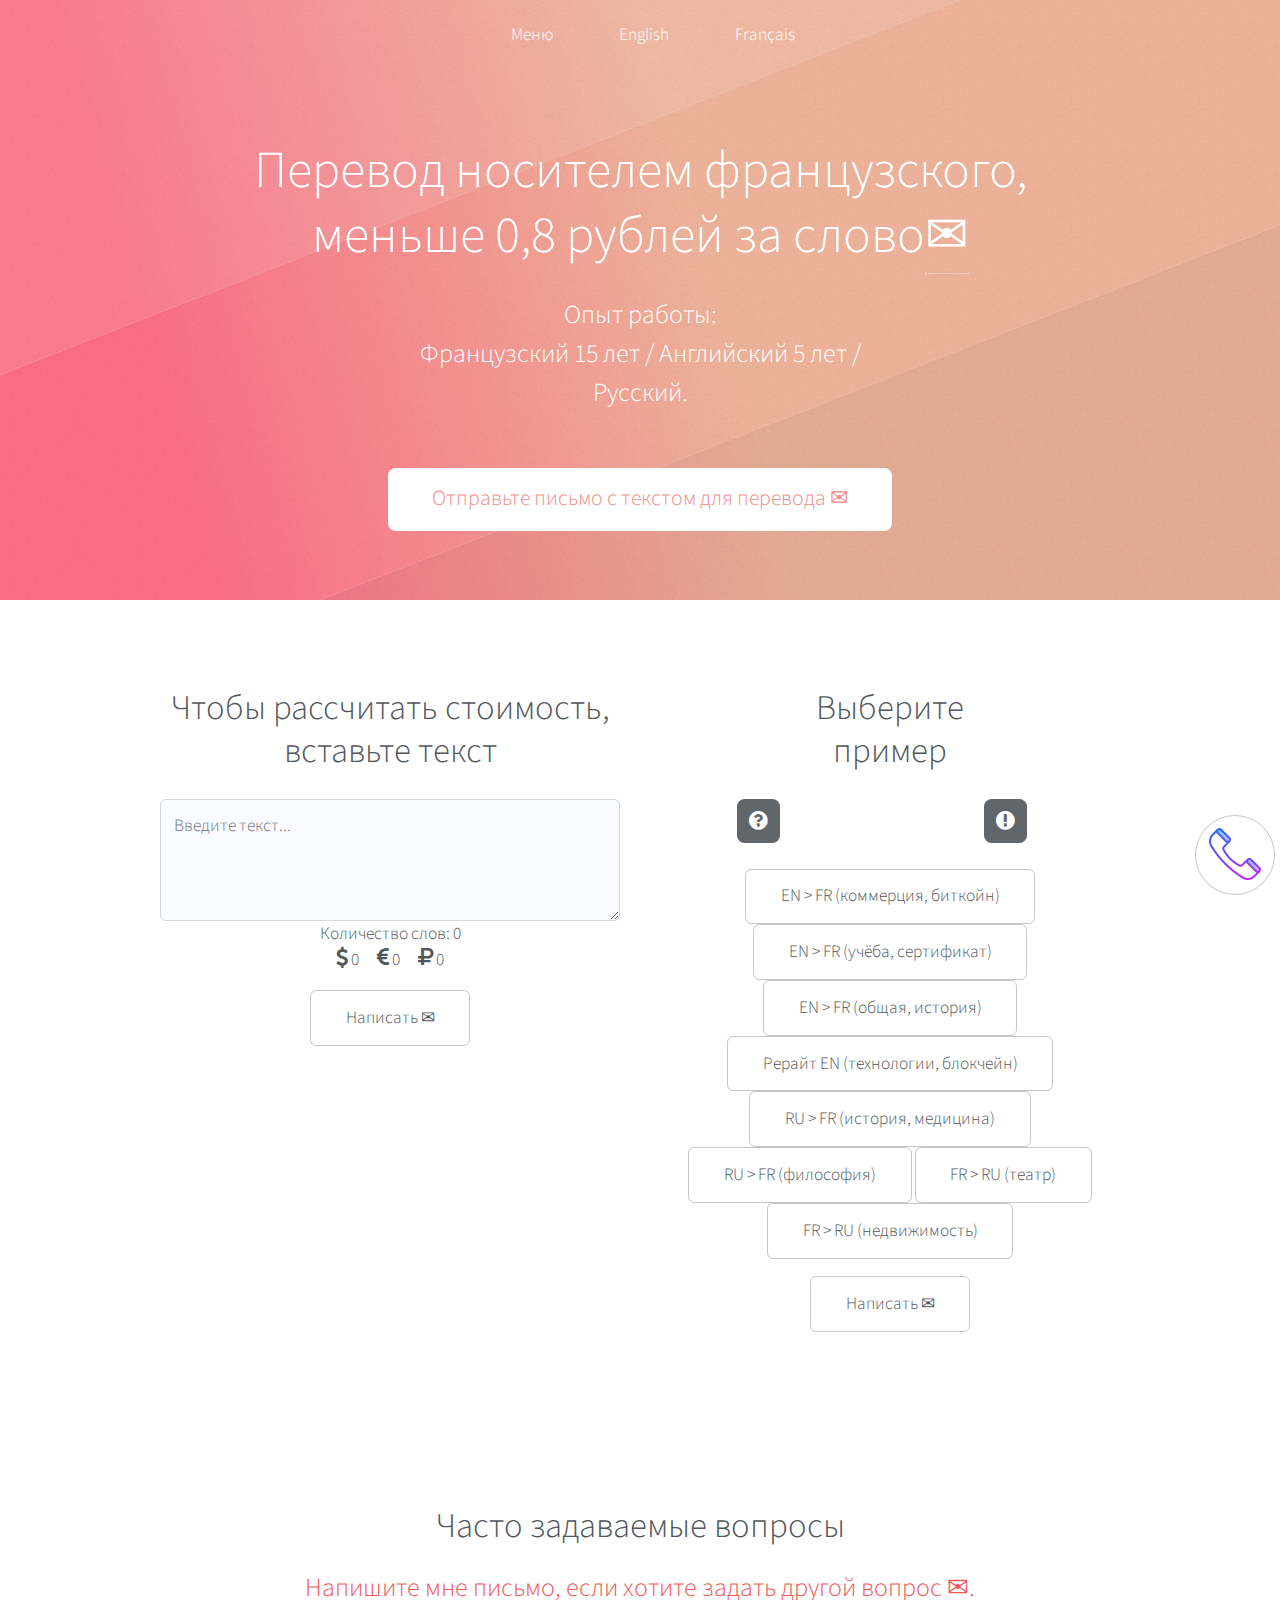
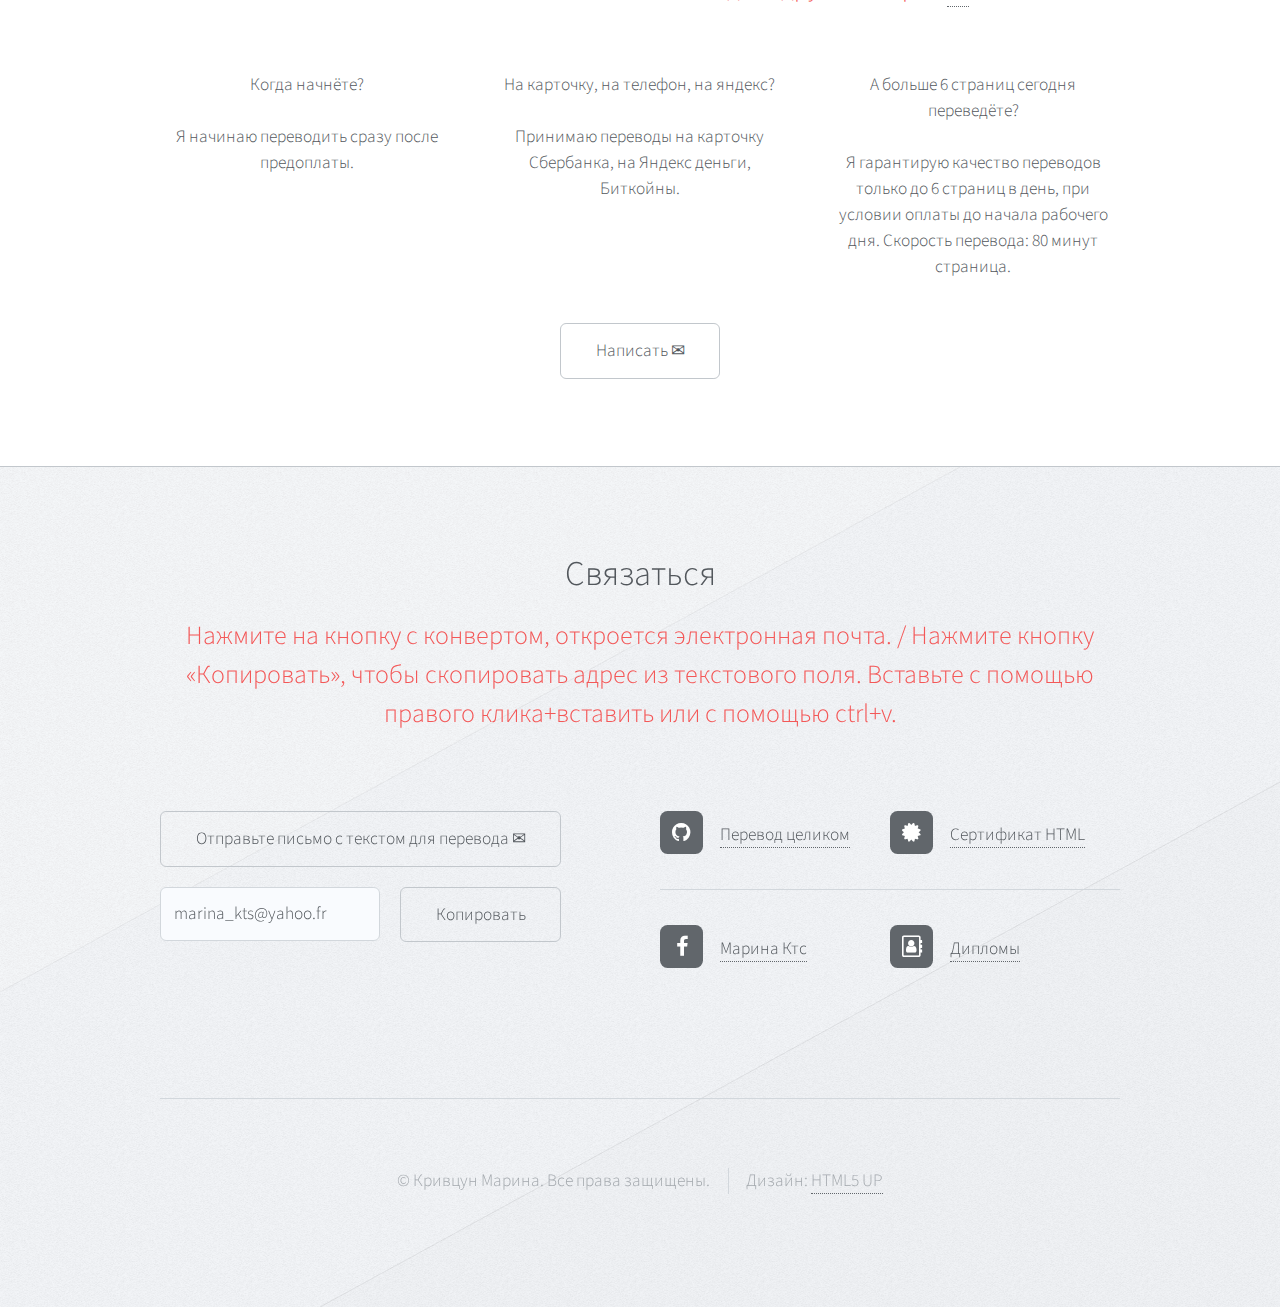
<file: index.html>
<!DOCTYPE HTML>
<!--
	Telephasic by HTML5 UP
	html5up.net | @ajlkn
	Free for personal and commercial use under the CCA 3.0 license (html5up.net/license)
-->
<html>
	<head>
		<title>Переводчик</title>
		<meta charset="utf-8" />
		<meta name="viewport" content="width=device-width, initial-scale=1, user-scalable=no" />
		<link rel="stylesheet" href="assets/css/main.css" />
	</head>
	<body class="homepage is-preload">
		<div id="page-wrapper">
			<button id="phone">
				<img src="images/phon.png" />
			</button>
			<!-- Header -->
				<div id="header-wrapper">
					<div id="header" class="container">


						<!-- Logo -->
						<!--	<h1 id="logo"><a href="index.html">Переводчик</a></h1> -->

						<!-- Nav -->
							<nav id="nav">
								<ul>
										<li>
											<a href="#">Меню</a>
											<ul>
												<li><a href="#estimate">Оценка</a></li>
												<li><a href="#example">Примеры</a></li>
												<li><a href="#contact">Почта</a></li>
							<!--		<li>
												<a href="#">Phasellus consequat</a>
												<ul>
													<li><a href="#">Français</a></li>
													<li><a href="#">English</a></li>
													<li><a href="#">Magna phasellus</a></li>
													<li><a href="#">Etiam dolore nisl</a></li>
												</ul>
											</li>
											<li><a href="#">Veroeros feugiat</a></li> -->
										</ul>
									</li>
									<li><a href="index-en.html">English</a></li>
									<li><a href="index-fr.html">Français</a></li>
								<!--
								<li class="break"><a href="index-fr.html">Français</a></li>
								<li><a href="no-sidebar.html">No Sidebar</a></li> -->
								</ul>
							</nav>

					</div>

					<!-- Hero -->
						<section id="hero" class="container">
							<header>
								<h2>Перевод носителем французского,
								<br />
								 меньше 0,8 рублей за слово<a href="mailto:marina_kts@yahoo.fr?Subject=Translation%20request" target="_top">&#9993;</a></h2>
							</header>
							<p>Опыт работы: <br />
							Французский 15 лет / Английский 5 лет /
							<br />
							Русский.</p>
							<ul class="actions">
								<li><a href="mailto:marina_kts@yahoo.fr?Subject=Translation%20request" target="_top" class="button">Отправьте письмо с текстом для перевода &#9993;</a></li>
							</ul>
						</section>

				</div>

			<!-- Features 1 -->
				<div class="wrapper">
					<div class="container">
						<div class="row">
							<section class="col-6 col-12-narrower feature">
									<header>
										<h2>Чтобы рассчитать стоимость, <br />
										вставьте текст</h2>
									</header>
						<!--		<div class="image-wrapper first"> -->
									<a id="estimate"><textarea placeholder="Введите текст..."></textarea></a>
						<!--		</div> -->
								<div class="output">
				<!-- <div>Количество знаков: <span id="characterCount">0</span></div>-->
				<div>Количество слов: <span id="wordCount">0</span></div>
													<span class="icon fa-dollar"> <span id="dollarCount">0</span></span>&nbsp;&nbsp;&nbsp;&nbsp;&nbsp;
													<span class="icon fa-euro"> <span id="euroCount">0</span></span>&nbsp;&nbsp;&nbsp;&nbsp;&nbsp;
													<span class="icon fa-rouble"> <span id="rubCount">0</span></span>
				</div>
								<ul class="actions">
									<li><a href="mailto:marina_kts@yahoo.fr?Subject=Translation%20request" target="_top" class="button">Написать &#9993;</a></li>
								</ul>
							</section>
							<section class="col-6 col-12-narrower feature">
								<header>
									<h2>Выберите <br />
									пример</h2>
								</header>
							<!--	<div class="image-wrapper"> -->
							<div class="row gtr-0">
								<ul class="divided icons col-6 col-12-mobile">
									<a id="example"><li class="icon fa-question-circle" id="source"></li></a>
								</ul>
								<ul class="divided icons col-6 col-12-mobile">
									<li class="icon fa-exclamation-circle" id="result"></li>
								</ul>
							</div>
								<div class="btn-group">
									<a href="#example" class="button" onclick="myFunction('OpenBazaar was founded in 2014 and at the moment you can find 1259 products there. It works on the Bitcoin basis using IPFS for data storage. Syscoin is being currently tested and is based on Bitcoin too. Particl is still being developed and at the moment it’s just a wallet for storing and transferring their tokens. All existing decentralized marketplaces inherit the shortcomings of the usual online stores and online marketplaces, i.e. lack of a standard of nomenclature, lack of information on different product in a single card and of guarantees that the seller does have the goods presented on the online storefront. It is important to note that all decentralized marketplaces are not potential competitors, but partners of Elementh blockchain.','OpenBazaar a été fondé en 2014 et maintenant on peut y trouver 1259 produits. Il fonctionne sur le principe de Bitcoin utilisant le protocole IPFS pour stocker les données. Syscoin est actuellement testé et se base également sur Bitcoin. Particl est en cours de développement et à l’heure actuelle, c’est juste un portefeuille pour stocker et transférer des jetons. Tous les marchés décentralisés actuels héritent les lacunes des magasins en ligne et des cybermarchés préexistants, à savoir l’absence de standard de nomenclature, le manque d’informations sur les différents produits dans une carte unifiée et de garanties que le vendeur est en procession de produits présentés dans la boutique en ligne. Il faut noter que les places de marché décentralisées ne sont pas des potentiels concurrents, mais les partenaires de la blockchain Elementh.')">
										EN > FR (коммерция, биткойн)</a>
									<a href="#example" class="button" onclick="myFunction('Notification of L.M. EDEXCEL BTEC LEVEL 3 FOUNDATION DIPLOMA 120 in ART AND DESIGN (QCF). The learner has been awarded the following credit for achieving the learning outcomes of the unit(s) listed: OCA CODE, CREDIT VALUE, RESEARCHING. RECORDING AND RESPONDING IN ART
AND DESIGN,  20,0. THE LEARNER HAS GAINED A PASS GRADE IN THE CONFIRMATORY STAGE AND QUALIFIED FOR THE ABOVE AWARD IN JUNE 2013.','Relevé de notes de L.M. Le diplôme de niveau 3, délivré par le centre d'examen Edexcel, certifie la passation de cours préparatoires (ВТЕС 120) du programme ART et DESIGN (QCF). L'élève a reçu les crédits suivants pour avoir atteint les résultats d'apprentissage de l'unité ou des unités listée(s)&nbsp;: Code Attribué, nombre de crédits, La réalisation d'études, la rédaction de rapports et la présentation des réponses dans le domaine de l'art et de la conception, 20,0. L'élève a obtenu la note «&nbsp;reçu&nbsp;» à l'étape de confirmation et s'est qualifié pour le diplôme susmentionné en juin 2013.')">
										EN > FR (учёба, сертификат)</a>
									<a href="#example" class="button" onclick="myFunction('ROADMAP. 2012 MIIIX company establishment. 2012 Investments from RSV Venture Partners and business angels. 2014 Number of product categories is 1000. 2016 In the MIIIX database there are 70 mln SKU in 30,000 product categories, 1000 shops from different industries, clients from small shops to the most largest portals in the field of e-commerce (Sberbank AST). 2017 The transition to the blockchain technology with introduction of opensource project Elementh. 01/2018 Private Pre-SALE (15.01 - 31.01) Only whitelist; min. 10ETH or 1BTC; max. 100 investors. 02/2018 Pre-ICO (01.02 - 14.02) min. 1ETH or 0.1BTC; max. 1000 investors; 1EEE = 0.0001ETH; Whitelist BONUS: First day: 30%, Second day: 15%. 03/2018 ICO (01.03 - 31.03) 1EEE = 0.0002ETH; Whitelist BONUS: First day: 30%, Second day: 15%. 06/2018 Alpha-version of Elementh blockchain. 09/2018 Elementh blockchain TestNet. 12/2018 Launch of Elementh blockchain. 03/2019 Launch of first DAPP.','FEUILLE DE ROUTE. MIIIX est créé en 2012. 2012  RSV Venture Partners et des business angels y investissent. 2014 Nombre de catégories de produits est de 1000. 2016 Dans la base de données MIIIX il y a 70 millions de SKU dans 30 000 catégories de produits, 1000 magasins d’industries différentes, des petites boutiques jusqu’aux portails leaders du domaine de cyberventes (Sberbank AST). 2017 transition vers la technologie blockchain avec introduction du projet open source Elementh. 01/2018 Pré-VENTE Privée (15.01 - 31.01) Seulement liste blanche&nbsp;; min. 10ETH or 1BTC&nbsp;; max. 100 investisseurs. 02/2018 Pré-ICO (01.02 - 14.02) min. 1ETH ou 0.1BTC&nbsp;; max. 1000 investisseurs&nbsp;; 1EEE = 0.0001ETH&nbsp;; BONUS pour la liste blanche&nbsp;: Premier jour&nbsp;: 30 %, Deuxième jour&nbsp;: 15 %. 03/2018 ICO (01.03 - 31.03) 1EEE = 0.0002 ETH&nbsp;; BONUS pour la liste blanche&nbsp;: Premier jour&nbsp;: 30%, au Deuxième jour&nbsp;: 15%. 06/2018 La version Alpha de la blockchain Elementh. 09/2018 TestNet dans la blockchain Elementh. 12/2018 Lancement de la blockchain Elementh. 03/2019 Lancement de la première DAPP.')">
											EN > FR (общая, история)</a>
									<a href="#example" class="button" onclick="myFunction('System of Goods. Along with the system of tokens, Elementh has a system of goods, which can also be used in a large number of applications, such as tracking the movement of a particular item from its creation to the current owner, tracking original goods and detecting counterfeit goods. Unlike the system of tokens, the system of goods also provides for the ability to issue a particular product at a particular address, indicating all possible item’s data (such as name, manufacturer, bar code, etc.). And if identical goods are already present in the blockchain, the issuer will receive a message about it, and he will have the opportunity to indicate how many items of goods he wants to issue. If an item has a serial number, it is possible to specify it when the transfer operation is being performed. To provide protection against data forging, only the hash of the serial number is fixed in the system, therefore only the person who knows the initial number has the ability to make a valid transaction. In the absence of a serial number at the moment of issuing goods, the system generates it randomly and the holder is able to use it to identify a particular item of goods by printing out the QR code on the package, writing it in an RFID tag or in any other convenient way.','System of Goods. Elementh is not just a token system, it is a system of goods, tracking elements from outset to the current owner, allowing original and counterfeit detection.  Elements identity. The system of goods provides the ability to issue a specific product to a given address, with all the associated with the product data (such as the name, manufacturer, barcode, etc).  Prerecorded nomenclature. If the blockchain holds identical goods, it notifies the issuer, therefore he can choose the number of goods to issue.  Serial number item identification. It is possible to specify an existing serial number for an item during a transfer operation.  Data tampering protection. Elementh only saves the hash of the serial number, so only the person who knows the initial number is able to make a valid transaction.  Automatic serial number creation. As soon as the system needs a new number, it generates a random one, and the holder can use it to identify a particular item by printing the QR code on the package, writing it in an RFID tag or in any other convenient way.')">
										Рерайт EN (технологии, блокчейн)</a>
									<a href="#example" class="button" onclick="myFunction('Чем выше численность и плотность населения, тем легче передаются от человека к человеку возбудители болезней; многочисленное население позволяет выживать и распространяться болезнетворным микробам, которые погибли бы в условиях скудного, рассеянного населения. Так, в XVI—XVII вв. в мире повсеместно распространилась оспа— одна из древнейших инфекционных болезней, известная в Старом свете еще с III тысячелетия до н. э. В начале XVI в. она впервые была завезена испанскими конкистадорами на Американский континент. ','Plus le nombre et la densité de la population sont élevés, plus les pathogènes se transmettent facilement d’une personne à une autre&nbsp;; une grande population permet de survivre et de se propager à des microbes pathogènes qui périraient dans des conditions de population clairsemée et dispersée. Ainsi, aux XVIe et XVIIe siècles, le monde a vu se diffuser l’une des maladies infectieuses les plus anciennes, connue dans l’Ancien Monde depuis le 3e millénaire avant notre ère. Au début du XVIème siècle elle a été introduite par les conquistadors espagnols sur le continent Américain.')">
											RU > FR (история, медицина)</a>
									<a href="#example" class="button" onclick="myFunction('Концепция свободы является основополагающей в философии Сартра, полнее всего эту тему он раскрыл в трактате «Бытие и ничто». Человеческое существование, полагал Сартр, есть последовательная цепь самоотрицаний, в которых находит реализацию свобода. Человеку изначально присуща свобода, не терпящая ни причин, ни оснований, она предполагает независимость как от прошлого, так и от настоящего, т. е. она не определяется ни тем, ни другим.','Le concept de liberté est au cœur de la philosophie de Sartre, il a révélé ce sujet le mieux dans son traité «&nbsp;L’Être et le Néant&nbsp;».L’existence humaine, croit Sartre, est un circuit d’abnégation séquentiel, dans lequel la liberté trouve la réalisation. La liberté est inhérente à l’homme, elle ne tolère ni raison ni justification, elle implique l’indépendance tant du passé, que du présent, c’est-à-dire  elle n’est définie ni par l’un ni par l’autre.')">
											RU > FR (философия)</a>
									<a href="#example" class="button" onclick="myFunction('Ces passages faisant traditionnellement partie de nos ordres du jour, il était important qu’ils soient rédigés. Les indications en italique, destinées à commenter et à codifier le déroulement de la cérémonie, ont été résumées et simplifiées afin de faciliter l’ordonnancement des tenues, et plus particulièrement les jours de réception.','Важность этих записей в том, что они фиксируют традиционную часть нашей повестки дня. Информация курсивом комментирует и кодифицирует ход церемонии, была обобщена и упрощена с целью облегчения ведения работ, особенно в дни посвящений.')">
											FR > RU (театр)</a>
									<a href="#example" class="button" onclick="myFunction('Dossier 2012-08-01. Propriété Immobilière avec postes à quai dans le port pour un bateau de 25,00 mètres et un de 12,00 mètres. Ensemble de 3 unités  foncières  sur une Ile Privée, comprenant. Foncier. 3 Terrains très arborés avec pelouse, Plage de sable fin , accessible uniquement depuis la propriété, ponton permettant d’accoster les annexes. Ensemble Foncier 01. Villa Principale sur parcelle N° 01. Superficie de la parcelle M² 1 760,00. Distribution: Entrée, Dégagements, 2 Chambres de service- Salle d’eau service- WC Commun, cuisine (équipée professionnel) Réserve équipée Frigos et congélateurs, Salle à Manger, salon T.V., Salon détente, 3 Chambres, une salle de bains et 2 salles d’eau. Grande terrasse avec  brise soleil. Solarium. Villa entièrement meublée et équipée.','Досье 2012-08-01. Недвижимость с причалами в порту для двух яхт - 25 и 12 метров. 3 лота на частном острове включают. Владения. 3 участка с газоном и многочисленными деревьями, Песчаный пляж, доступный только от собственности, понтонный причал для мелких судов. Группа недвижимости 1. Главная вилла на участке N° 01. Площадь участка M² 1 760,00. Распределение: Прихожая, кладовая, 2 подсобных помещения, ванная комната и санузел обслуживания, кухня (с профессиональным оборудованием) склад оборудован холодильниками и морозильниками, столовая, ТВ-зал, комната отдыха, три спальни, ванная комната и 2 душевые комнаты. Большая терраса с навесом от солнца. Солярий.	Вилла полностью мебелирована и оборудована.')">
											FR > RU (недвижимость)</a>
        </div>
								<ul class="actions">
									<li><a href="mailto:marina_kts@yahoo.fr?Subject=Translation%20request" target="_top" class="button">Написать &#9993;</a></li>
								</ul>
							</section>
						</div>
					</div>
				</div>

			<!-- Promo -->
			<!--	<div id="promo-wrapper">
					<section id="promo">
						<h2>Neque semper magna et lorem ipsum adipiscing</h2>
						<a href="#" class="button">Breach the thresholds</a>
					</section>
				</div> -->

			<!-- Features 2 -->
				<div class="wrapper">
					<section class="container">
						<header class="major">
							<h2>Часто задаваемые вопросы</h2>
							<p>Напишите мне письмо, если хотите задать другой вопрос <a href="mailto:marina_kts@yahoo.fr?Subject=Translation%20request" target="_top">&#9993;</a>.</p>
						</header>
						<div class="row features">
							<section class="col-4 col-12-narrower feature">
							<!--	<div class="image-wrapper first">
									<a href="#" class="image featured"><img src="images/pic03.jpg" alt="" /></a>
								</div> -->
								<p>Когда начнёте?</p>
								<p>Я начинаю переводить сразу после предоплаты.</p>
							</section>
							<section class="col-4 col-12-narrower feature">
							<!--	<div class="image-wrapper">
									<a href="#" class="image featured"><img src="images/pic04.jpg" alt="" /></a>
								</div> -->
								<p>На карточку, на телефон, на яндекс?</p>
								<p>Принимаю переводы на карточку Сбербанка, на Яндекс деньги, Биткойны.</p>
							</section>
							<section class="col-4 col-12-narrower feature">
							<!--	<div class="image-wrapper">
									<a href="#" class="image featured"><img src="images/pic05.jpg" alt="" /></a>
								</div> -->
								<p>А больше 6 страниц сегодня переведёте?</p>
								<p>Я гарантирую качество переводов только до 6 страниц в день, при условии оплаты до начала рабочего дня. Скорость перевода: 80 минут страница.</p>
							</section>
						</div>
						<ul class="actions major">
							<li><a href="mailto:marina_kts@yahoo.fr?Subject=Translation%20request" target="_top" class="button">Написать &#9993;</a></li>
						</ul>
					</section>
				</div>

			<!-- Footer -->
				<div id="footer-wrapper">
					<div id="footer" class="container">
						<header class="major">
							<a id="contact"><h2>Связаться</h2></a>
							<p>Нажмите на кнопку с конвертом, откроется электронная почта. / Нажмите кнопку «Копировать», чтобы скопировать адрес из текстового поля. Вставьте с помощью правого клика+вставить или с помощью ctrl+v.</p>
						</header>
						<div class="row">
								<section class="col-6 col-12-narrower">	<form method="post" action="#">
									<div class="row gtr-50">
									<div class="col-12">
										<a href="mailto:marina_kts@yahoo.fr?Subject=Translation%20request" target="_top" class="button">Отправьте письмо с текстом для перевода &#9993;</a>
									</div>
										<div class="col-6 col-12-mobile">
										<input type="text" value="marina_kts@yahoo.fr" id="myInput">
									</div>
									<div class="col-6 col-12-mobile">
										<a href="contact" onclick="return copyFunction();" class="button">Копировать</a>
									</div>
									</div>
								<!--	<form method="post" action="#">
									<div class="row gtr-50">
										<div class="col-6 col-12-mobile">
											<input name="name" placeholder="Name" type="text" />
										</div>
										<div class="col-6 col-12-mobile">
											<input name="email" placeholder="Email" type="text" />
										</div>
										<div class="col-12">
											<textarea name="message" placeholder="Message"></textarea>
										</div>
										<div class="col-12">
											<ul class="actions">
												<li><input type="submit" value="Send Message" /></li>
												<li><input type="reset" value="Clear form" /></li>
											</ul>
										</div>
									</div>
								</form> -->	</form>
							</section>
							<section class="col-6 col-12-narrower">
								<div class="row gtr-0">
									<ul class="divided icons col-6 col-12-mobile">
										<li class="icon fa-github"><a href="https://github.com/Meao"><span class="extra">github.com/</span>Перевод целиком</a></li>
										<li class="icon fa-facebook"><a href="https://www.facebook.com/marina.kts"><span class="extra">facebook.com/</span>Марина Ктс</a></li>
									</ul>
									<ul class="divided icons col-6 col-12-mobile">
										<li class="icon fa-certificate"><a href="https://www.sololearn.com/Profile/229310"><span class="extra">sololearn.com/</span>Сертификат HTML</a></li>
										<li class="icon fa-address-book-o"><a href="https://spb.upstudy.ru/repetitors/941061/"><span class="extra">upstudy.ru/</span>Дипломы</a></li>
									</ul>
								</div>
							</section>
						</div>
					</div>
					<div id="copyright" class="container">
						<ul class="menu">
							<li>&copy; Кривцун Марина. Все права защищены.</li><li>Дизайн: <a href="http://html5up.net">HTML5 UP</a></li>
						</ul>
					</div>
				</div>

		</div>

		<!-- Scripts -->
			<script src="assets/js/jquery.min.js"></script>
			<script src="assets/js/jquery.dropotron.min.js"></script>
			<script src="assets/js/browser.min.js"></script>
			<script src="assets/js/breakpoints.min.js"></script>
			<script src="assets/js/util.js"></script>
			<script src="assets/js/main.js"></script>
			<script src="assets/js/test.js"></script>

	</body>
</html>
</file>
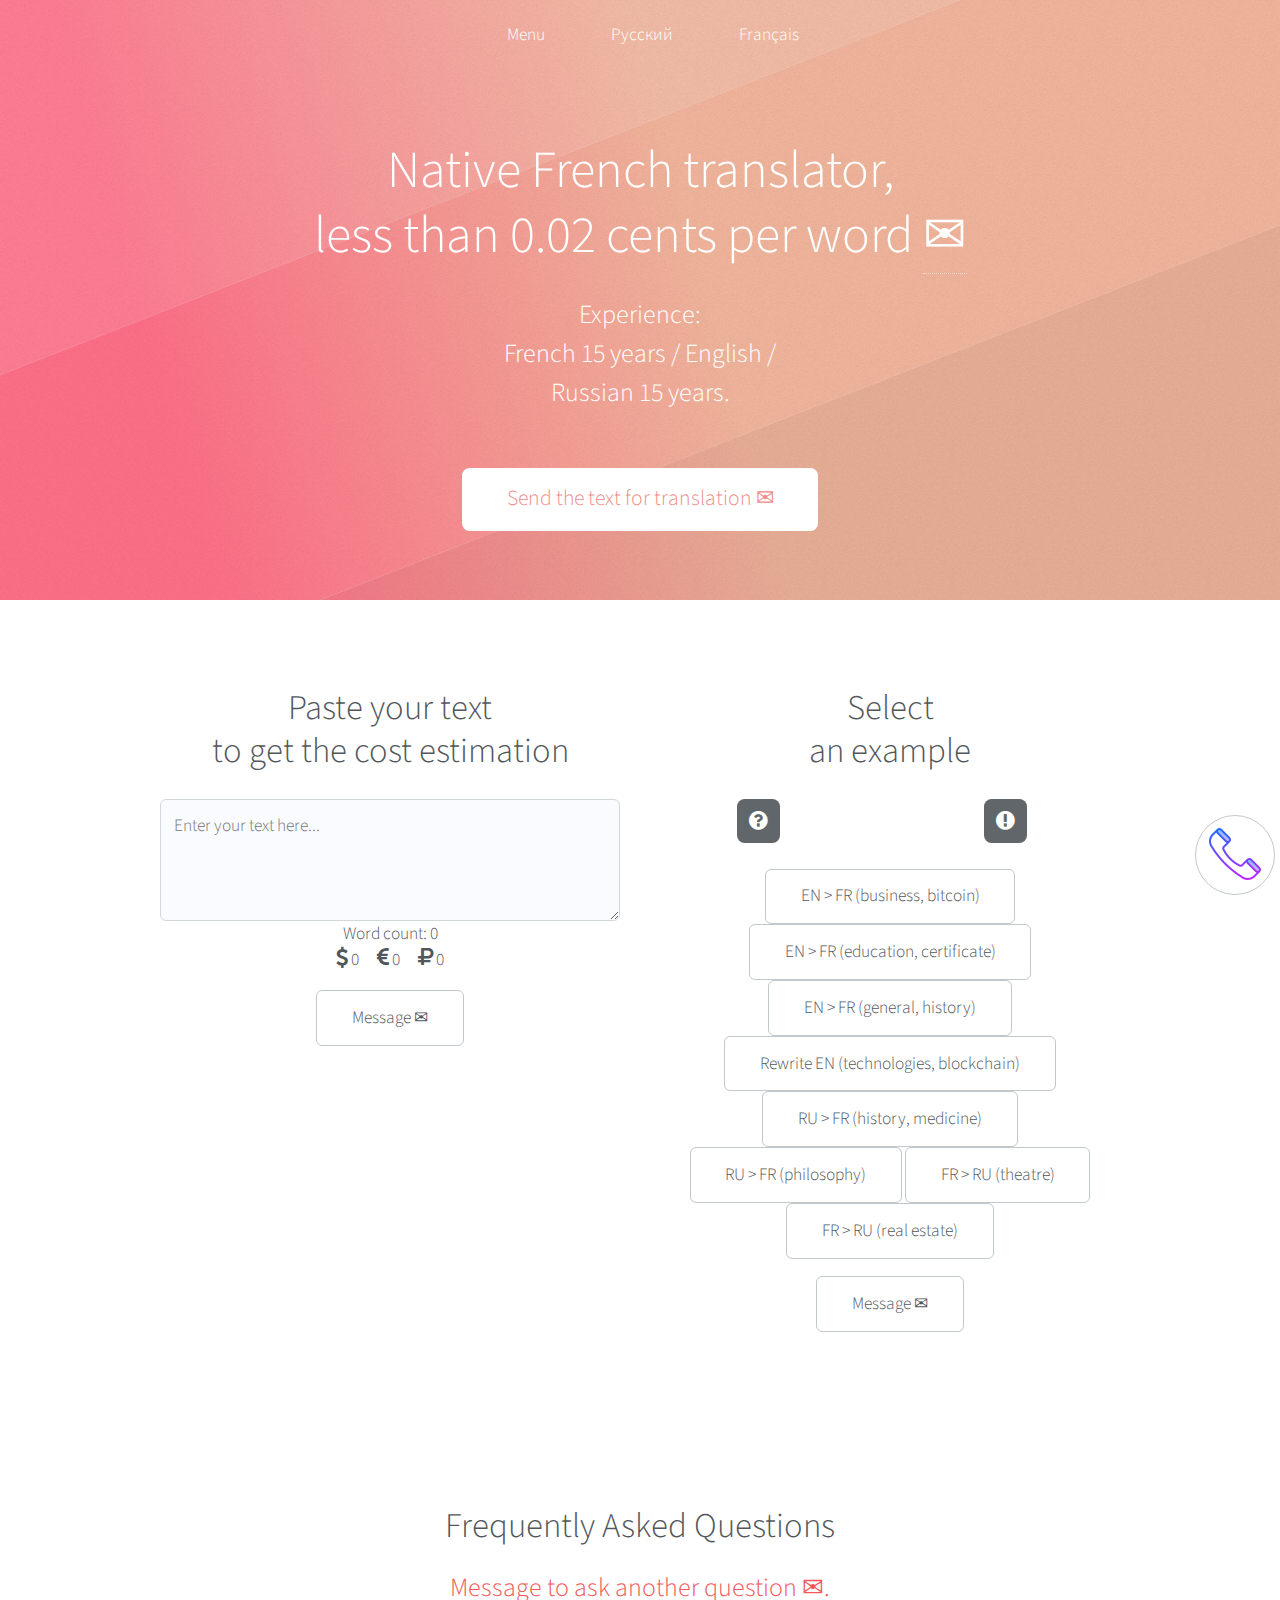
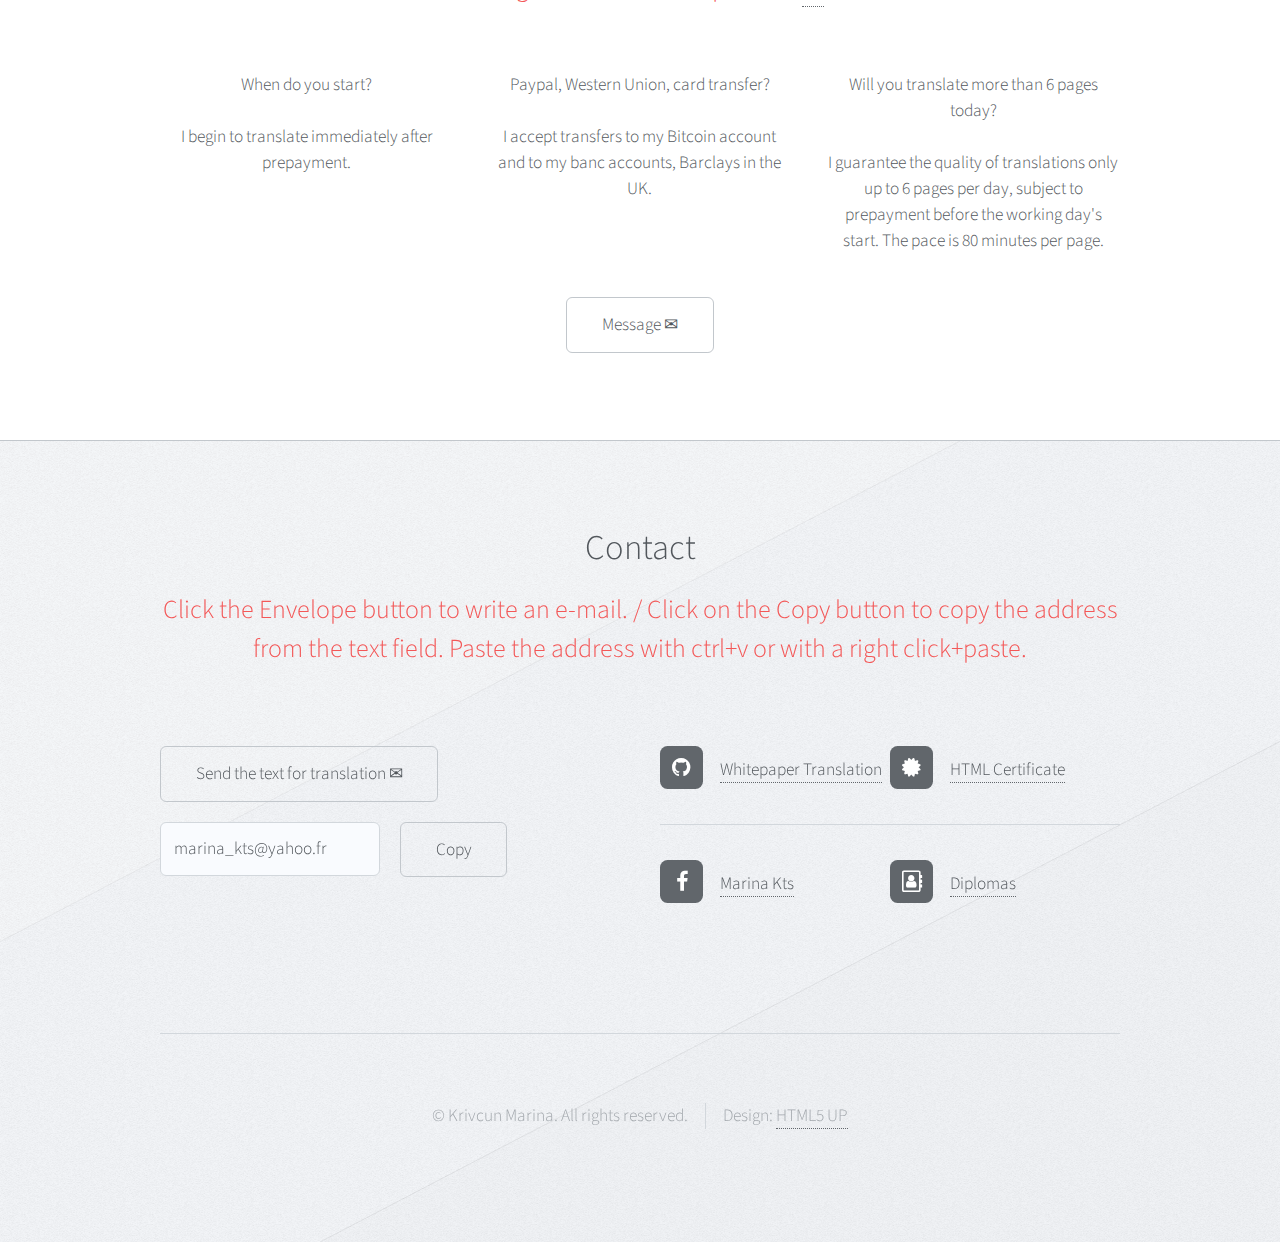
<file: index-en.html>
<!DOCTYPE HTML>
<!--
	Telephasic by HTML5 UP
	html5up.net | @ajlkn
	Free for personal and commercial use under the CCA 3.0 license (html5up.net/license)
-->
<html>
	<head>
		<title>Translator</title>
		<meta charset="utf-8" />
		<meta name="viewport" content="width=device-width, initial-scale=1, user-scalable=no" />
		<link rel="stylesheet" href="assets/css/main.css" />
	</head>
	<body class="homepage is-preload">
		<div id="page-wrapper">
			<button id="phone">
				<img src="images/phon.png" />
			</button>

			<!-- Header -->
				<div id="header-wrapper">
					<div id="header" class="container">

						<!-- Logo -->
						<!--	<h1 id="logo"><a href="index.html">Translator</a></h1> -->

						<!-- Nav -->
							<nav id="nav">
								<ul>
										<li>
											<a href="#">Menu</a>
											<ul>
												<li><a href="#estimate">Estimate</a></li>
												<li><a href="#example">Examples</a></li>
												<li><a href="#contact">Contact</a></li>
											</ul>
										</li>
										<li><a href="index.html">Русский</a></li>
							<!--	<li><a href="index-en.html">English</a></li> -->
										<li><a href="index-fr.html">Français</a></li>
							<!--	<li class="break"><a href="index-fr.html">Français</a></li>
				<li><a href="no-sidebar.html">No Sidebar</a></li> -->
								</ul>
							</nav>
						</div>

					<!-- Hero -->
						<section id="hero" class="container">
							<header>
								<h2>Native French translator,
								<br />less than 0.02 cents per word
								<a href="mailto:marina_kts@yahoo.fr?Subject=Translation%20request" target="_top">&#9993;</a></h2>
							</header>
							<p>Experience: <br />
								French  15 years / English /
							<br />
							Russian 15 years.</p>
							<ul class="actions">
								<li><a href="mailto:marina_kts@yahoo.fr?Subject=Translation%20request" target="_top" class="button">Send the text for translation &#9993;</a></li>
							</ul>
						</section>

				</div>

			<!-- Features 1 -->
				<div class="wrapper">
					<div class="container">
						<div class="row">
							<section class="col-6 col-12-narrower feature">
									<header>
										<h2>Paste your text <br />
										to get the cost estimation</h2>
									</header>
						<!--		<div class="image-wrapper first"> -->
									<a id="estimate"><textarea placeholder="Enter your text here..."></textarea></a>
						<!--		</div> -->
								<div class="output">
				<!-- <div>Количество знаков: <span id="characterCount">0</span></div>-->
				<div>Word count: <span id="wordCount">0</span></div>
													<span class="icon fa-dollar"> <span id="dollarCount">0</span></span>&nbsp;&nbsp;&nbsp;&nbsp;&nbsp;
													<span class="icon fa-euro"> <span id="euroCount">0</span></span>&nbsp;&nbsp;&nbsp;&nbsp;&nbsp;
													<span class="icon fa-rouble"> <span id="rubCount">0</span></span>
				</div>
								<ul class="actions">
									<li><a href="mailto:marina_kts@yahoo.fr?Subject=Translation%20request" target="_top" class="button">Message &#9993;</a></li>
								</ul>
							</section>
							<section class="col-6 col-12-narrower feature">
								<header>
									<h2>Select <br />
									an example</h2>
								</header>
							<!--	<div class="image-wrapper"> -->
							<div class="row gtr-0">
								<ul class="divided icons col-6 col-12-mobile">
									<a id="example"><li class="icon fa-question-circle" id="source"></li></a>
								</ul>
								<ul class="divided icons col-6 col-12-mobile">
									<li class="icon fa-exclamation-circle" id="result"></li>
								</ul>
							</div>
								<div class="btn-group">
									<a href="#example" class="button" onclick="myFunction('OpenBazaar was founded in 2014 and at the moment you can find 1259 products there. It works on the Bitcoin basis using IPFS for data storage. Syscoin is being currently tested and is based on Bitcoin too. Particl is still being developed and at the moment it’s just a wallet for storing and transferring their tokens. All existing decentralized marketplaces inherit the shortcomings of the usual online stores and online marketplaces, i.e. lack of a standard of nomenclature, lack of information on different product in a single card and of guarantees that the seller does have the goods presented on the online storefront. It is important to note that all decentralized marketplaces are not potential competitors, but partners of Elementh blockchain.','OpenBazaar a été fondé en 2014 et maintenant on peut y trouver 1259 produits. Il fonctionne sur le principe de Bitcoin utilisant le protocole IPFS pour stocker les données. Syscoin est actuellement testé et se base également sur Bitcoin. Particl est en cours de développement et à l’heure actuelle, c’est juste un portefeuille pour stocker et transférer des jetons. Tous les marchés décentralisés actuels héritent les lacunes des magasins en ligne et des cybermarchés préexistants, à savoir l’absence de standard de nomenclature, le manque d’informations sur les différents produits dans une carte unifiée et de garanties que le vendeur est en procession de produits présentés dans la boutique en ligne. Il faut noter que les places de marché décentralisées ne sont pas des potentiels concurrents, mais les partenaires de la blockchain Elementh.')">
										EN > FR (business, bitcoin)</a>
									<a href="#example" class="button" onclick="myFunction('Notification of L.M. EDEXCEL BTEC LEVEL 3 FOUNDATION DIPLOMA 120 in ART AND DESIGN (QCF). The learner has been awarded the following credit for achieving the learning outcomes of the unit(s) listed: OCA CODE, CREDIT VALUE, RESEARCHING. RECORDING AND RESPONDING IN ART
AND DESIGN,  20,0. THE LEARNER HAS GAINED A PASS GRADE IN THE CONFIRMATORY STAGE AND QUALIFIED FOR THE ABOVE AWARD IN JUNE 2013.','Relevé de notes de L.M. Le diplôme de niveau 3, délivré par le centre d'examen Edexcel, certifie la passation de cours préparatoires (ВТЕС 120) du programme ART et DESIGN (QCF). L'élève a reçu les crédits suivants pour avoir atteint les résultats d'apprentissage de l'unité ou des unités listée(s)&nbsp;: Code Attribué, nombre de crédits, La réalisation d'études, la rédaction de rapports et la présentation des réponses dans le domaine de l'art et de la conception, 20,0. L'élève a obtenu la note «&nbsp;reçu&nbsp;» à l'étape de confirmation et s'est qualifié pour le diplôme susmentionné en juin 2013.')">
										EN > FR (education, certificate)</a>
									<a href="#example" class="button" onclick="myFunction('ROADMAP. 2012 MIIIX company establishment. 2012 Investments from RSV Venture Partners and business angels. 2014 Number of product categories is 1000. 2016 In the MIIIX database there are 70 mln SKU in 30,000 product categories, 1000 shops from different industries, clients from small shops to the most largest portals in the field of e-commerce (Sberbank AST). 2017 The transition to the blockchain technology with introduction of opensource project Elementh. 01/2018 Private Pre-SALE (15.01 - 31.01) Only whitelist; min. 10ETH or 1BTC; max. 100 investors. 02/2018 Pre-ICO (01.02 - 14.02) min. 1ETH or 0.1BTC; max. 1000 investors; 1EEE = 0.0001ETH; Whitelist BONUS: First day: 30%, Second day: 15%. 03/2018 ICO (01.03 - 31.03) 1EEE = 0.0002ETH; Whitelist BONUS: First day: 30%, Second day: 15%. 06/2018 Alpha-version of Elementh blockchain. 09/2018 Elementh blockchain TestNet. 12/2018 Launch of Elementh blockchain. 03/2019 Launch of first DAPP.','FEUILLE DE ROUTE. MIIIX est créé en 2012. 2012  RSV Venture Partners et des business angels y investissent. 2014 Nombre de catégories de produits est de 1000. 2016 Dans la base de données MIIIX il y a 70 millions de SKU dans 30 000 catégories de produits, 1000 magasins d’industries différentes, des petites boutiques jusqu’aux portails leaders du domaine de cyberventes (Sberbank AST). 2017 transition vers la technologie blockchain avec introduction du projet open source Elementh. 01/2018 Pré-VENTE Privée (15.01 - 31.01) Seulement liste blanche&nbsp;; min. 10ETH or 1BTC&nbsp;; max. 100 investisseurs. 02/2018 Pré-ICO (01.02 - 14.02) min. 1ETH ou 0.1BTC&nbsp;; max. 1000 investisseurs&nbsp;; 1EEE = 0.0001ETH&nbsp;; BONUS pour la liste blanche&nbsp;: Premier jour&nbsp;: 30 %, Deuxième jour&nbsp;: 15 %. 03/2018 ICO (01.03 - 31.03) 1EEE = 0.0002 ETH&nbsp;; BONUS pour la liste blanche&nbsp;: Premier jour&nbsp;: 30%, au Deuxième jour&nbsp;: 15%. 06/2018 La version Alpha de la blockchain Elementh. 09/2018 TestNet dans la blockchain Elementh. 12/2018 Lancement de la blockchain Elementh. 03/2019 Lancement de la première DAPP.')">
										EN > FR (general, history)</a>
									<a href="#example" class="button" onclick="myFunction('System of Goods. Along with the system of tokens, Elementh has a system of goods, which can also be used in a large number of applications, such as tracking the movement of a particular item from its creation to the current owner, tracking original goods and detecting counterfeit goods. Unlike the system of tokens, the system of goods also provides for the ability to issue a particular product at a particular address, indicating all possible item’s data (such as name, manufacturer, bar code, etc.). And if identical goods are already present in the blockchain, the issuer will receive a message about it, and he will have the opportunity to indicate how many items of goods he wants to issue. If an item has a serial number, it is possible to specify it when the transfer operation is being performed. To provide protection against data forging, only the hash of the serial number is fixed in the system, therefore only the person who knows the initial number has the ability to make a valid transaction. In the absence of a serial number at the moment of issuing goods, the system generates it randomly and the holder is able to use it to identify a particular item of goods by printing out the QR code on the package, writing it in an RFID tag or in any other convenient way.','System of Goods. Elementh is not just a token system, it is a system of goods, tracking elements from outset to the current owner, allowing original and counterfeit detection.  Elements identity. The system of goods provides the ability to issue a specific product to a given address, with all the associated with the product data (such as the name, manufacturer, barcode, etc).  Prerecorded nomenclature. If the blockchain holds identical goods, it notifies the issuer, therefore he can choose the number of goods to issue.  Serial number item identification. It is possible to specify an existing serial number for an item during a transfer operation.  Data tampering protection. Elementh only saves the hash of the serial number, so only the person who knows the initial number is able to make a valid transaction.  Automatic serial number creation. As soon as the system needs a new number, it generates a random one, and the holder can use it to identify a particular item by printing the QR code on the package, writing it in an RFID tag or in any other convenient way.')">
										Rewrite EN (technologies, blockchain)</a>
									<a href="#example" class="button" onclick="myFunction('Чем выше численность и плотность населения, тем легче передаются от человека к человеку возбудители болезней; многочисленное население позволяет выживать и распространяться болезнетворным микробам, которые погибли бы в условиях скудного, рассеянного населения. Так, в XVI—XVII вв. в мире повсеместно распространилась оспа— одна из древнейших инфекционных болезней, известная в Старом свете еще с III тысячелетия до н. э. В начале XVI в. она впервые была завезена испанскими конкистадорами на Американский континент. ','Plus le nombre et la densité de la population sont élevés, plus les pathogènes se transmettent facilement d’une personne à une autre&nbsp;; une grande population permet de survivre et de se propager à des microbes pathogènes qui périraient dans des conditions de population clairsemée et dispersée. Ainsi, aux XVIe et XVIIe siècles, le monde a vu se diffuser l’une des maladies infectieuses les plus anciennes, connue dans l’Ancien Monde depuis le 3e millénaire avant notre ère. Au début du XVIème siècle elle a été introduite par les conquistadors espagnols sur le continent Américain.')">
										RU > FR (history, medicine)</a>
									<a href="#example" class="button" onclick="myFunction('Концепция свободы является основополагающей в философии Сартра, полнее всего эту тему он раскрыл в трактате «Бытие и ничто». Человеческое существование, полагал Сартр, есть последовательная цепь самоотрицаний, в которых находит реализацию свобода. Человеку изначально присуща свобода, не терпящая ни причин, ни оснований, она предполагает независимость как от прошлого, так и от настоящего, т. е. она не определяется ни тем, ни другим.','Le concept de liberté est au cœur de la philosophie de Sartre, il a révélé ce sujet le mieux dans son traité «&nbsp;L’Être et le Néant&nbsp;».L’existence humaine, croit Sartre, est un circuit d’abnégation séquentiel, dans lequel la liberté trouve la réalisation. La liberté est inhérente à l’homme, elle ne tolère ni raison ni justification, elle implique l’indépendance tant du passé, que du présent, c’est-à-dire  elle n’est définie ni par l’un ni par l’autre.')">
										RU > FR (philosophy)</a>
									<a href="#example" class="button" onclick="myFunction('Ces passages faisant traditionnellement partie de nos ordres du jour, il était important qu’ils soient rédigés. Les indications en italique, destinées à commenter et à codifier le déroulement de la cérémonie, ont été résumées et simplifiées afin de faciliter l’ordonnancement des tenues, et plus particulièrement les jours de réception.','Важность этих записей в том, что они фиксируют традиционную часть нашей повестки дня. Информация курсивом комментирует и кодифицирует ход церемонии, была обобщена и упрощена с целью облегчения ведения работ, особенно в дни посвящений.')">
										FR > RU (theatre)</a>
									<a href="#example" class="button" onclick="myFunction('Dossier 2012-08-01. Propriété Immobilière avec postes à quai dans le port pour un bateau de 25,00 mètres et un de 12,00 mètres. Ensemble de 3 unités  foncières  sur une Ile Privée, comprenant. Foncier. 3 Terrains très arborés avec pelouse, Plage de sable fin , accessible uniquement depuis la propriété, ponton permettant d’accoster les annexes. Ensemble Foncier 01. Villa Principale sur parcelle N° 01. Superficie de la parcelle M² 1 760,00. Distribution: Entrée, Dégagements, 2 Chambres de service- Salle d’eau service- WC Commun, cuisine (équipée professionnel) Réserve équipée Frigos et congélateurs, Salle à Manger, salon T.V., Salon détente, 3 Chambres, une salle de bains et 2 salles d’eau. Grande terrasse avec  brise soleil. Solarium. Villa entièrement meublée et équipée.','Досье 2012-08-01. Недвижимость с причалами в порту для двух яхт - 25 и 12 метров. 3 лота на частном острове включают. Владения. 3 участка с газоном и многочисленными деревьями, Песчаный пляж, доступный только от собственности, понтонный причал для мелких судов. Группа недвижимости 1. Главная вилла на участке N° 01. Площадь участка M² 1 760,00. Распределение: Прихожая, кладовая, 2 подсобных помещения, ванная комната и санузел обслуживания, кухня (с профессиональным оборудованием) склад оборудован холодильниками и морозильниками, столовая, ТВ-зал, комната отдыха, три спальни, ванная комната и 2 душевые комнаты. Большая терраса с навесом от солнца. Солярий.	Вилла полностью мебелирована и оборудована.')">
										FR > RU (real estate)</a>
        </div>
								<ul class="actions">
									<li><a href="mailto:marina_kts@yahoo.fr?Subject=Translation%20request" target="_top" class="button">Message &#9993;</a></li>
								</ul>
							</section>
						</div>
					</div>
				</div>

			<!-- Promo -->
			<!--	<div id="promo-wrapper">
					<section id="promo">
						<h2>Neque semper magna et lorem ipsum adipiscing</h2>
						<a href="#" class="button">Breach the thresholds</a>
					</section>
				</div> -->

			<!-- Features 2 -->
				<div class="wrapper">
					<section class="container">
						<header class="major">
							<h2>Frequently Asked Questions</h2>
							<p>Message to ask another question <a href="mailto:marina_kts@yahoo.fr?Subject=Translation%20request" target="_top">&#9993;</a>.</p>
						</header>
						<div class="row features">
							<section class="col-4 col-12-narrower feature">
							<!--	<div class="image-wrapper first">
									<a href="#" class="image featured"><img src="images/pic03.jpg" alt="" /></a>
								</div> -->
								<p>When do you start?</p>
								<p>I begin to translate immediately after prepayment.</p>
							</section>
							<section class="col-4 col-12-narrower feature">
							<!--	<div class="image-wrapper">
									<a href="#" class="image featured"><img src="images/pic04.jpg" alt="" /></a>
								</div> -->
								<p>Paypal, Western Union, card transfer?</p>
								<p>I accept transfers to my Bitcoin account and to my banc accounts, Barclays in the UK.</p>
							</section>
							<section class="col-4 col-12-narrower feature">
							<!--	<div class="image-wrapper">
									<a href="#" class="image featured"><img src="images/pic05.jpg" alt="" /></a>
								</div> -->
								<p>Will you translate more than 6 pages today?</p>
								<p>I guarantee the quality of translations only up to 6 pages per day, subject to prepayment before the working day's start. The pace is 80 minutes per page.</p>
							</section>
						</div>
						<ul class="actions major">
							<li><a href="mailto:marina_kts@yahoo.fr?Subject=Translation%20request" target="_top" class="button">Message &#9993;</a></li>
						</ul>
					</section>
				</div>

			<!-- Footer -->
				<div id="footer-wrapper">
					<div id="footer" class="container">
						<header class="major">
							<a id="contact"><h2>Contact</h2></a>
							<p>Click the Envelope button to write an e-mail. / Click on the Copy button to copy the address from the text field. Paste the address with ctrl+v or with a right click+paste.</p>
						</header>
						<div class="row">
								<section class="col-6 col-12-narrower">	<form method="post" action="#">
									<div class="row gtr-50">
									<div class="col-12">
										<a href="mailto:marina_kts@yahoo.fr?Subject=Translation%20request" target="_top" class="button">Send the text for translation &#9993;</a>
									</div>
										<div class="col-6 col-12-mobile">
										<input type="text" value="marina_kts@yahoo.fr" id="myInput">
									</div>
									<div class="col-6 col-12-mobile">
										<a href="contact" onclick="return copyFunction();" class="button">Copy</a>
									</div>
									</div>
								<!--	<form method="post" action="#">
									<div class="row gtr-50">
										<div class="col-6 col-12-mobile">
											<input name="name" placeholder="Name" type="text" />
										</div>
										<div class="col-6 col-12-mobile">
											<input name="email" placeholder="Email" type="text" />
										</div>
										<div class="col-12">
											<textarea name="message" placeholder="Message"></textarea>
										</div>
										<div class="col-12">
											<ul class="actions">
												<li><input type="submit" value="Send Message" /></li>
												<li><input type="reset" value="Clear form" /></li>
											</ul>
										</div>
									</div>
								</form> -->
							</section>
							<section class="col-6 col-12-narrower">
								<div class="row gtr-0">
									<ul class="divided icons col-6 col-12-mobile">
										<li class="icon fa-github"><a href="https://github.com/Meao"><span class="extra">github.com/</span>Whitepaper Translation</a></li>
										<li class="icon fa-facebook"><a href="https://www.facebook.com/marina.kts"><span class="extra">facebook.com/</span>Marina Kts</a></li>
									</ul>
									<ul class="divided icons col-6 col-12-mobile">
										<li class="icon fa-certificate"><a href="https://www.sololearn.com/Profile/229310"><span class="extra">sololearn.com/</span>HTML Certificate</a></li>
										<li class="icon fa-address-book-o"><a href="https://spb.upstudy.ru/repetitors/941061/"><span class="extra">upstudy.ru/</span>Diplomas</a></li>
									</ul>
								</div>
							</section>
						</div>
					</div>
					<div id="copyright" class="container">
						<ul class="menu">
							<li>&copy; Krivcun Marina. All rights reserved.</li><li>Design: <a href="http://html5up.net">HTML5 UP</a></li>
						</ul>
					</div>
				</div>

		</div>

		<!-- Scripts -->
			<script src="assets/js/jquery.min.js"></script>
			<script src="assets/js/jquery.dropotron.min.js"></script>
			<script src="assets/js/browser.min.js"></script>
			<script src="assets/js/breakpoints.min.js"></script>
			<script src="assets/js/util.js"></script>
			<script src="assets/js/main.js"></script>
			<script src="assets/js/test.js"></script>

	</body>
</html>
</file>
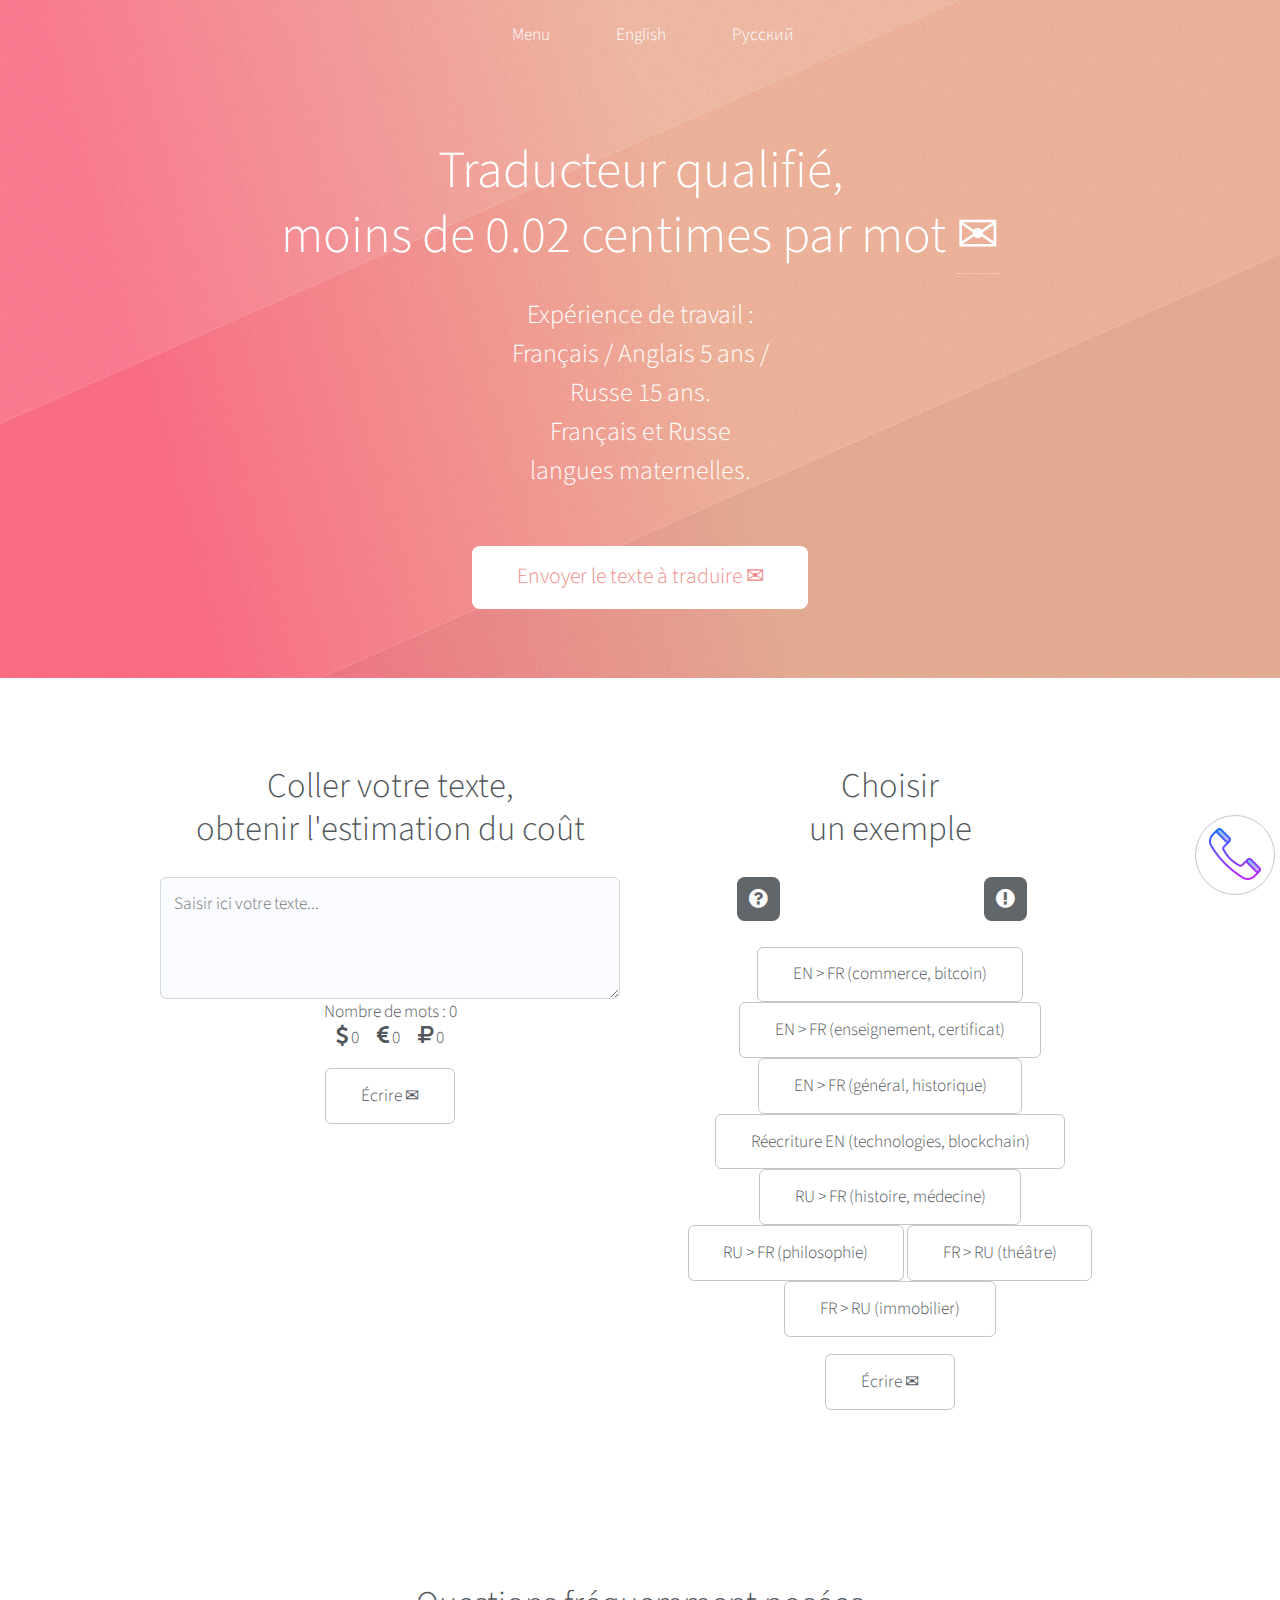
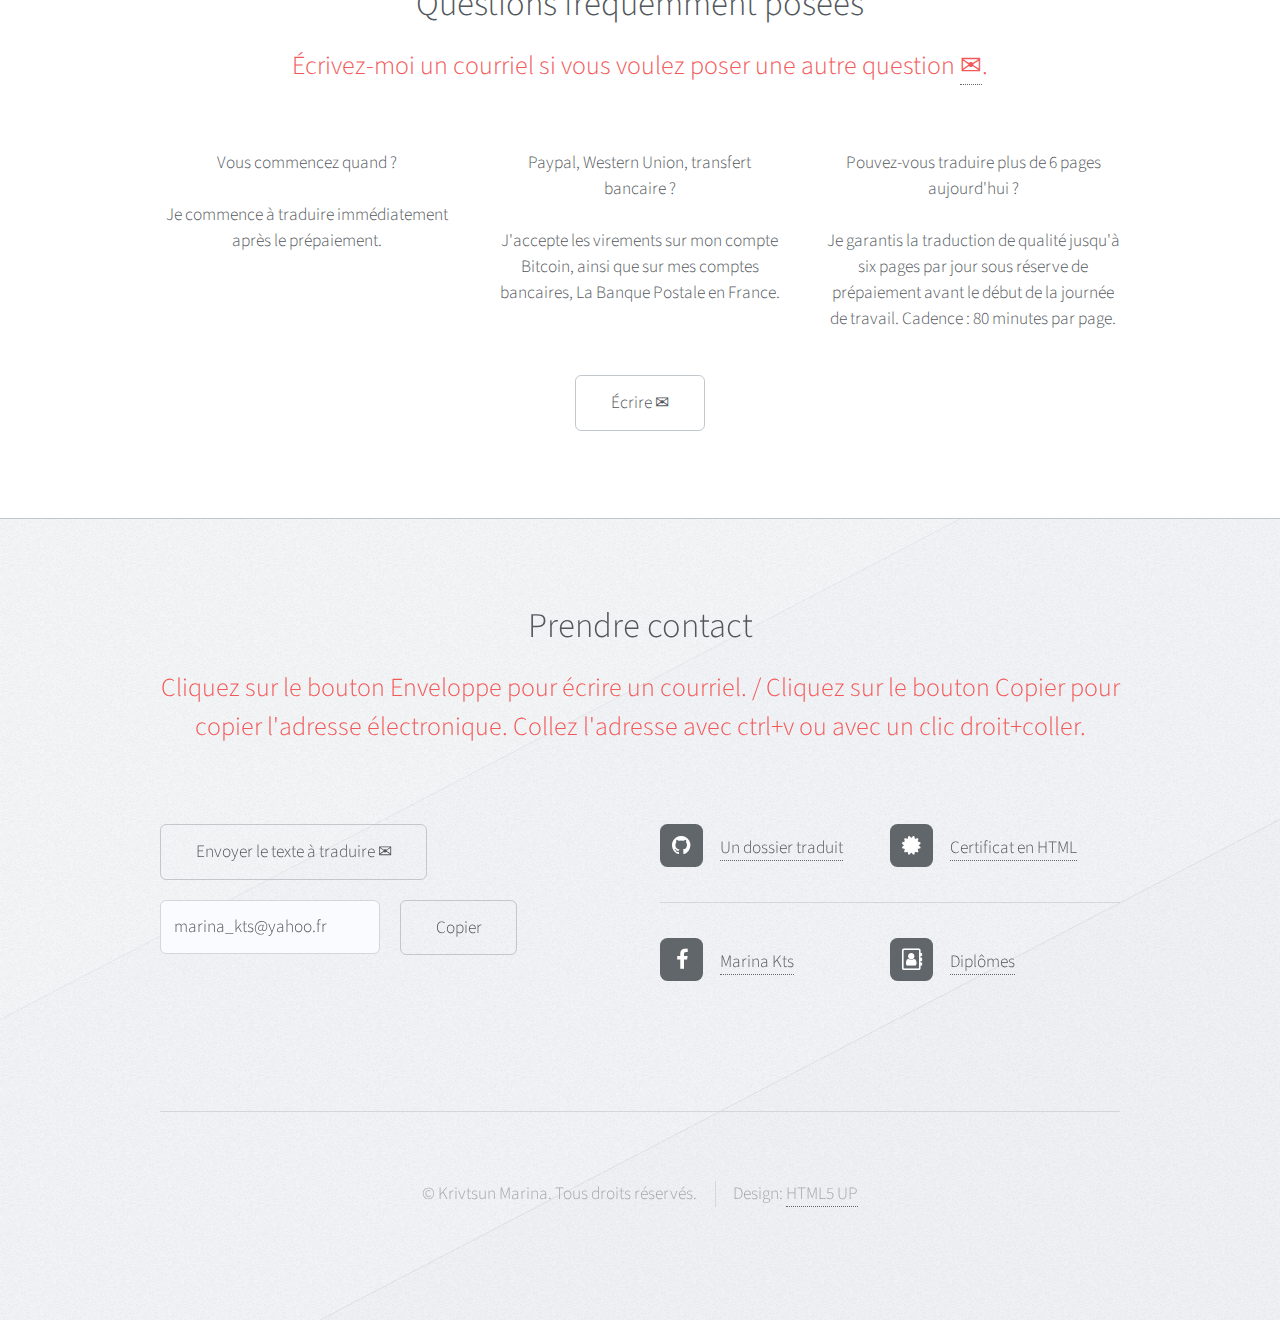
<file: index-fr.html>
<!DOCTYPE HTML>
<!--
	Telephasic by HTML5 UP
	html5up.net | @ajlkn
	Free for personal and commercial use under the CCA 3.0 license (html5up.net/license)
-->
<html>
	<head>
		<title>Traducteur</title>
		<meta charset="utf-8" />
		<meta name="viewport" content="width=device-width, initial-scale=1, user-scalable=no" />
		<link rel="stylesheet" href="assets/css/main.css" />
	</head>
	<body class="homepage is-preload">
		<div id="page-wrapper">
			<button id="phone">
				<img src="images/phon.png" />
			</button>

			<!-- Header -->
				<div id="header-wrapper">
					<div id="header" class="container">

						<!-- Logo -->
						<!--	<h1 id="logo"><a href="index.html">Translator</a></h1> -->

						<!-- Nav -->
							<nav id="nav">
								<ul>
										<li>
																<a href="#">Menu</a>
																<ul>
																	<li><a href="#estimate">Estimer</a></li>
																	<li><a href="#example">Exemples</a></li>
																	<li><a href="#contact">Contacter</a></li>
												<!--		<li>
																	<a href="#">Phasellus consequat</a>
																	<ul>
																		<li><a href="#">Français</a></li>
																		<li><a href="#">English</a></li>
																		<li><a href="#">Magna phasellus</a></li>
																		<li><a href="#">Etiam dolore nisl</a></li>
																	</ul>
																</li>
																<li><a href="#">Veroeros feugiat</a></li> -->
															</ul>
														</li>
														<li><a href="index-en.html">English</a></li>
														<li><a href="index.html">Русский</a></li>
													<!--	<li class="break"><a href="index.html">Русский</a></li>
												<li><a href="no-sidebar.html">No Sidebar</a></li> -->
													</ul>
												</nav>

					</div>

					<!-- Hero -->
						<section id="hero" class="container">
							<header>
								<h2>Traducteur qualifié,
								<br />moins de 0.02 centimes par mot
								 <a href="mailto:marina_kts@yahoo.fr?Subject=Translation%20request" target="_top">&#9993;</a></h2>
							</header>
							<p>Expérience de travail&nbsp;: <br />
								Français / Anglais 5 ans /
							<br />
							Russe 15 ans.<br />
							Français et Russe
							<br />
							langues maternelles.</p>
							<ul class="actions">
								<li><a href="mailto:marina_kts@yahoo.fr?Subject=Translation%20request" target="_top" class="button">Envoyer le texte à traduire &#9993;</a></li>
							</ul>
						</section>

				</div>

			<!-- Features 1 -->
				<div class="wrapper">
					<div class="container">
						<div class="row">
							<section class="col-6 col-12-narrower feature">
									<header>
										<h2>Coller votre texte, <br />
										obtenir l'estimation du coût</h2>
									</header>
						<!--		<div class="image-wrapper first"> -->
									<a id="estimate"><textarea placeholder="Saisir ici votre texte..."></textarea></a>
						<!--		</div> -->
								<div class="output">
				<!-- <div>Количество знаков: <span id="characterCount">0</span></div>-->
				<div>Nombre de mots : <span id="wordCount">0</span></div>
													<span class="icon fa-dollar"> <span id="dollarCount">0</span></span>&nbsp;&nbsp;&nbsp;&nbsp;&nbsp;
													<span class="icon fa-euro"> <span id="euroCount">0</span></span>&nbsp;&nbsp;&nbsp;&nbsp;&nbsp;
													<span class="icon fa-rouble"> <span id="rubCount">0</span></span>
				</div>
								<ul class="actions">
									<li><a href="mailto:marina_kts@yahoo.fr?Subject=Translation%20request" target="_top" class="button">Écrire &#9993;</a></li>
								</ul>
							</section>
							<section class="col-6 col-12-narrower feature">
								<header>
									<h2>Choisir <br />
									un exemple</h2>
								</header>
							<!--	<div class="image-wrapper"> -->
							<div class="row gtr-0">
								<ul class="divided icons col-6 col-12-mobile">
									<a id="example"><li class="icon fa-question-circle" id="source"></li></a>
								</ul>
								<ul class="divided icons col-6 col-12-mobile">
									<li class="icon fa-exclamation-circle" id="result"></li>
								</ul>
							</div>
								<div class="btn-group">
									<a href="#example" class="button" onclick="myFunction('OpenBazaar was founded in 2014 and at the moment you can find 1259 products there. It works on the Bitcoin basis using IPFS for data storage. Syscoin is being currently tested and is based on Bitcoin too. Particl is still being developed and at the moment it’s just a wallet for storing and transferring their tokens. All existing decentralized marketplaces inherit the shortcomings of the usual online stores and online marketplaces, i.e. lack of a standard of nomenclature, lack of information on different product in a single card and of guarantees that the seller does have the goods presented on the online storefront. It is important to note that all decentralized marketplaces are not potential competitors, but partners of Elementh blockchain.','OpenBazaar a été fondé en 2014 et maintenant on peut y trouver 1259 produits. Il fonctionne sur le principe de Bitcoin utilisant le protocole IPFS pour stocker les données. Syscoin est actuellement testé et se base également sur Bitcoin. Particl est en cours de développement et à l’heure actuelle, c’est juste un portefeuille pour stocker et transférer des jetons. Tous les marchés décentralisés actuels héritent les lacunes des magasins en ligne et des cybermarchés préexistants, à savoir l’absence de standard de nomenclature, le manque d’informations sur les différents produits dans une carte unifiée et de garanties que le vendeur est en procession de produits présentés dans la boutique en ligne. Il faut noter que les places de marché décentralisées ne sont pas des potentiels concurrents, mais les partenaires de la blockchain Elementh.')">
										EN > FR (commerce, bitcoin)</a>
									<a href="#example" class="button" onclick="myFunction('Notification of L.M. EDEXCEL BTEC LEVEL 3 FOUNDATION DIPLOMA 120 in ART AND DESIGN (QCF). The learner has been awarded the following credit for achieving the learning outcomes of the unit(s) listed: OCA CODE, CREDIT VALUE, RESEARCHING. RECORDING AND RESPONDING IN ART
AND DESIGN,  20,0. THE LEARNER HAS GAINED A PASS GRADE IN THE CONFIRMATORY STAGE AND QUALIFIED FOR THE ABOVE AWARD IN JUNE 2013.','Relevé de notes de L.M. Le diplôme de niveau 3, délivré par le centre d'examen Edexcel, certifie la passation de cours préparatoires (ВТЕС 120) du programme ART et DESIGN (QCF). L'élève a reçu les crédits suivants pour avoir atteint les résultats d'apprentissage de l'unité ou des unités listée(s)&nbsp;: Code Attribué, nombre de crédits, La réalisation d'études, la rédaction de rapports et la présentation des réponses dans le domaine de l'art et de la conception, 20,0. L'élève a obtenu la note «&nbsp;reçu&nbsp;» à l'étape de confirmation et s'est qualifié pour le diplôme susmentionné en juin 2013.')">
										EN > FR (enseignement, certificat)</a>
									<a href="#example" class="button" onclick="myFunction('ROADMAP. 2012 MIIIX company establishment. 2012 Investments from RSV Venture Partners and business angels. 2014 Number of product categories is 1000. 2016 In the MIIIX database there are 70 mln SKU in 30,000 product categories, 1000 shops from different industries, clients from small shops to the most largest portals in the field of e-commerce (Sberbank AST). 2017 The transition to the blockchain technology with introduction of opensource project Elementh. 01/2018 Private Pre-SALE (15.01 - 31.01) Only whitelist; min. 10ETH or 1BTC; max. 100 investors. 02/2018 Pre-ICO (01.02 - 14.02) min. 1ETH or 0.1BTC; max. 1000 investors; 1EEE = 0.0001ETH; Whitelist BONUS: First day: 30%, Second day: 15%. 03/2018 ICO (01.03 - 31.03) 1EEE = 0.0002ETH; Whitelist BONUS: First day: 30%, Second day: 15%. 06/2018 Alpha-version of Elementh blockchain. 09/2018 Elementh blockchain TestNet. 12/2018 Launch of Elementh blockchain. 03/2019 Launch of first DAPP.','FEUILLE DE ROUTE. MIIIX est créé en 2012. 2012  RSV Venture Partners et des business angels y investissent. 2014 Nombre de catégories de produits est de 1000. 2016 Dans la base de données MIIIX il y a 70 millions de SKU dans 30 000 catégories de produits, 1000 magasins d’industries différentes, des petites boutiques jusqu’aux portails leaders du domaine de cyberventes (Sberbank AST). 2017 transition vers la technologie blockchain avec introduction du projet open source Elementh. 01/2018 Pré-VENTE Privée (15.01 - 31.01) Seulement liste blanche&nbsp;; min. 10ETH or 1BTC&nbsp;; max. 100 investisseurs. 02/2018 Pré-ICO (01.02 - 14.02) min. 1ETH ou 0.1BTC&nbsp;; max. 1000 investisseurs&nbsp;; 1EEE = 0.0001ETH&nbsp;; BONUS pour la liste blanche&nbsp;: Premier jour&nbsp;: 30 %, Deuxième jour&nbsp;: 15 %. 03/2018 ICO (01.03 - 31.03) 1EEE = 0.0002 ETH&nbsp;; BONUS pour la liste blanche&nbsp;: Premier jour&nbsp;: 30%, au Deuxième jour&nbsp;: 15%. 06/2018 La version Alpha de la blockchain Elementh. 09/2018 TestNet dans la blockchain Elementh. 12/2018 Lancement de la blockchain Elementh. 03/2019 Lancement de la première DAPP.')">
											EN > FR (général, historique)</a>
									<a href="#example" class="button" onclick="myFunction('System of Goods. Along with the system of tokens, Elementh has a system of goods, which can also be used in a large number of applications, such as tracking the movement of a particular item from its creation to the current owner, tracking original goods and detecting counterfeit goods. Unlike the system of tokens, the system of goods also provides for the ability to issue a particular product at a particular address, indicating all possible item’s data (such as name, manufacturer, bar code, etc.). And if identical goods are already present in the blockchain, the issuer will receive a message about it, and he will have the opportunity to indicate how many items of goods he wants to issue. If an item has a serial number, it is possible to specify it when the transfer operation is being performed. To provide protection against data forging, only the hash of the serial number is fixed in the system, therefore only the person who knows the initial number has the ability to make a valid transaction. In the absence of a serial number at the moment of issuing goods, the system generates it randomly and the holder is able to use it to identify a particular item of goods by printing out the QR code on the package, writing it in an RFID tag or in any other convenient way.','System of Goods. Elementh is not just a token system, it is a system of goods, tracking elements from outset to the current owner, allowing original and counterfeit detection.  Elements identity. The system of goods provides the ability to issue a specific product to a given address, with all the associated with the product data (such as the name, manufacturer, barcode, etc).  Prerecorded nomenclature. If the blockchain holds identical goods, it notifies the issuer, therefore he can choose the number of goods to issue.  Serial number item identification. It is possible to specify an existing serial number for an item during a transfer operation.  Data tampering protection. Elementh only saves the hash of the serial number, so only the person who knows the initial number is able to make a valid transaction.  Automatic serial number creation. As soon as the system needs a new number, it generates a random one, and the holder can use it to identify a particular item by printing the QR code on the package, writing it in an RFID tag or in any other convenient way.')">
										Réecriture EN (technologies, blockchain)</a>
									<a href="#example" class="button" onclick="myFunction('Чем выше численность и плотность населения, тем легче передаются от человека к человеку возбудители болезней; многочисленное население позволяет выживать и распространяться болезнетворным микробам, которые погибли бы в условиях скудного, рассеянного населения. Так, в XVI—XVII вв. в мире повсеместно распространилась оспа— одна из древнейших инфекционных болезней, известная в Старом свете еще с III тысячелетия до н. э. В начале XVI в. она впервые была завезена испанскими конкистадорами на Американский континент. ','Plus le nombre et la densité de la population sont élevés, plus les pathogènes se transmettent facilement d’une personne à une autre&nbsp;; une grande population permet de survivre et de se propager à des microbes pathogènes qui périraient dans des conditions de population clairsemée et dispersée. Ainsi, aux XVIe et XVIIe siècles, le monde a vu se diffuser l’une des maladies infectieuses les plus anciennes, connue dans l’Ancien Monde depuis le 3e millénaire avant notre ère. Au début du XVIème siècle elle a été introduite par les conquistadors espagnols sur le continent Américain.')">
											RU > FR (histoire, médecine)</a>
									<a href="#example" class="button" onclick="myFunction('Концепция свободы является основополагающей в философии Сартра, полнее всего эту тему он раскрыл в трактате «Бытие и ничто». Человеческое существование, полагал Сартр, есть последовательная цепь самоотрицаний, в которых находит реализацию свобода. Человеку изначально присуща свобода, не терпящая ни причин, ни оснований, она предполагает независимость как от прошлого, так и от настоящего, т. е. она не определяется ни тем, ни другим.','Le concept de liberté est au cœur de la philosophie de Sartre, il a révélé ce sujet le mieux dans son traité «&nbsp;L’Être et le Néant&nbsp;».L’existence humaine, croit Sartre, est un circuit d’abnégation séquentiel, dans lequel la liberté trouve la réalisation. La liberté est inhérente à l’homme, elle ne tolère ni raison ni justification, elle implique l’indépendance tant du passé, que du présent, c’est-à-dire  elle n’est définie ni par l’un ni par l’autre.')">
											RU > FR (philosophie)</a>
									<a href="#example" class="button" onclick="myFunction('Ces passages faisant traditionnellement partie de nos ordres du jour, il était important qu’ils soient rédigés. Les indications en italique, destinées à commenter et à codifier le déroulement de la cérémonie, ont été résumées et simplifiées afin de faciliter l’ordonnancement des tenues, et plus particulièrement les jours de réception.','Важность этих записей в том, что они фиксируют традиционную часть нашей повестки дня. Информация курсивом комментирует и кодифицирует ход церемонии, была обобщена и упрощена с целью облегчения ведения работ, особенно в дни посвящений.')">
											FR > RU (théâtre)</a>
									<a href="#example" class="button" onclick="myFunction('Dossier 2012-08-01. Propriété Immobilière avec postes à quai dans le port pour un bateau de 25,00 mètres et un de 12,00 mètres. Ensemble de 3 unités  foncières  sur une Ile Privée, comprenant. Foncier. 3 Terrains très arborés avec pelouse, Plage de sable fin , accessible uniquement depuis la propriété, ponton permettant d’accoster les annexes. Ensemble Foncier 01. Villa Principale sur parcelle N° 01. Superficie de la parcelle M² 1 760,00. Distribution: Entrée, Dégagements, 2 Chambres de service- Salle d’eau service- WC Commun, cuisine (équipée professionnel) Réserve équipée Frigos et congélateurs, Salle à Manger, salon T.V., Salon détente, 3 Chambres, une salle de bains et 2 salles d’eau. Grande terrasse avec  brise soleil. Solarium. Villa entièrement meublée et équipée.','Досье 2012-08-01. Недвижимость с причалами в порту для двух яхт - 25 и 12 метров. 3 лота на частном острове включают. Владения. 3 участка с газоном и многочисленными деревьями, Песчаный пляж, доступный только от собственности, понтонный причал для мелких судов. Группа недвижимости 1. Главная вилла на участке N° 01. Площадь участка M² 1 760,00. Распределение: Прихожая, кладовая, 2 подсобных помещения, ванная комната и санузел обслуживания, кухня (с профессиональным оборудованием) склад оборудован холодильниками и морозильниками, столовая, ТВ-зал, комната отдыха, три спальни, ванная комната и 2 душевые комнаты. Большая терраса с навесом от солнца. Солярий.	Вилла полностью мебелирована и оборудована.')">
											FR > RU (immobilier)</a>
        </div>
								<ul class="actions">
									<li><a href="mailto:marina_kts@yahoo.fr?Subject=Translation%20request" target="_top" class="button">Écrire &#9993;</a></li>
								</ul>
							</section>
						</div>
					</div>
				</div>

			<!-- Promo -->
			<!--	<div id="promo-wrapper">
					<section id="promo">
						<h2>Neque semper magna et lorem ipsum adipiscing</h2>
						<a href="#" class="button">Breach the thresholds</a>
					</section>
				</div> -->

			<!-- Features 2 -->
				<div class="wrapper">
					<section class="container">
						<header class="major">
							<h2>Questions fréquemment posées</h2>
							<p>Écrivez-moi un courriel si vous voulez poser une autre question <a href="mailto:marina_kts@yahoo.fr?Subject=Translation%20request" target="_top">&#9993;</a>.</p>
						</header>
						<div class="row features">
							<section class="col-4 col-12-narrower feature">
							<!--	<div class="image-wrapper first">
									<a href="#" class="image featured"><img src="images/pic03.jpg" alt="" /></a>
								</div> -->
								<p>Vous commencez quand&nbsp;?</p>
								<p>Je commence à traduire immédiatement après le prépaiement.</p>
							</section>
							<section class="col-4 col-12-narrower feature">
							<!--	<div class="image-wrapper">
									<a href="#" class="image featured"><img src="images/pic04.jpg" alt="" /></a>
								</div> -->
								<p>Paypal, Western Union, transfert bancaire&nbsp;?</p>
								<p>J'accepte les virements sur mon compte Bitcoin, ainsi que sur mes comptes bancaires, La Banque Postale en France.</p>
							</section>
							<section class="col-4 col-12-narrower feature">
							<!--	<div class="image-wrapper">
									<a href="#" class="image featured"><img src="images/pic05.jpg" alt="" /></a>
								</div> -->
								<p>Pouvez-vous traduire plus de 6 pages aujourd'hui&nbsp;?</p>
								<p>Je garantis la traduction de qualité jusqu'à six pages par jour sous réserve de prépaiement avant le début de la journée de travail. Cadence : 80 minutes par page.</p>
							</section>
						</div>
						<ul class="actions major">
							<li><a href="mailto:marina_kts@yahoo.fr?Subject=Translation%20request" target="_top" class="button">Écrire &#9993;</a></li>
						</ul>
					</section>
				</div>

			<!-- Footer -->
				<div id="footer-wrapper">
					<div id="footer" class="container">
						<header class="major">
							<a id="contact"><h2>Prendre contact</h2></a>
							<p>Cliquez sur le bouton Enveloppe pour écrire un courriel. / Cliquez sur le bouton Copier pour copier l'adresse électronique. Collez l'adresse avec ctrl+v ou avec un clic droit+coller.</p>
						</header>
						<div class="row">
								<section class="col-6 col-12-narrower">	<form method="post" action="#">
									<div class="row gtr-50">
									<div class="col-12">
										<a href="mailto:marina_kts@yahoo.fr?Subject=Translation%20request" target="_top" class="button">Envoyer le texte à traduire &#9993;</a>
									</div>
										<div class="col-6 col-12-mobile">
										<input type="text" value="marina_kts@yahoo.fr" id="myInput">
									</div>
									<div class="col-6 col-12-mobile">
										<a href="contact" onclick="return copyFunction();" class="button">Copier</a>
									</div>
									</div>
								<!--	<form method="post" action="#">
									<div class="row gtr-50">
										<div class="col-6 col-12-mobile">
											<input name="name" placeholder="Name" type="text" />
										</div>
										<div class="col-6 col-12-mobile">
											<input name="email" placeholder="Email" type="text" />
										</div>
										<div class="col-12">
											<textarea name="message" placeholder="Message"></textarea>
										</div>
										<div class="col-12">
											<ul class="actions">
												<li><input type="submit" value="Send Message" /></li>
												<li><input type="reset" value="Clear form" /></li>
											</ul>
										</div>
									</div>
								</form> -->
							</section>
							<section class="col-6 col-12-narrower">
								<div class="row gtr-0">
									<ul class="divided icons col-6 col-12-mobile">
										<li class="icon fa-github"><a href="https://github.com/Meao"><span class="extra">github.com/</span>Un dossier traduit</a></li>
										<li class="icon fa-facebook"><a href="https://www.facebook.com/marina.kts"><span class="extra">facebook.com/</span>Marina Kts</a></li>
									</ul>
									<ul class="divided icons col-6 col-12-mobile">
										<li class="icon fa-certificate"><a href="https://www.sololearn.com/Profile/229310"><span class="extra">sololearn.com/</span>Certificat en HTML</a></li>
										<li class="icon fa-address-book-o"><a href="https://spb.upstudy.ru/repetitors/941061/"><span class="extra">upstudy.ru/</span>Diplômes</a></li>
									</ul>
								</div>
							</section>
						</div>
					</div>
					<div id="copyright" class="container">
						<ul class="menu">
							<li>&copy; Krivtsun Marina. Tous droits réservés.</li><li>Design: <a href="http://html5up.net">HTML5 UP</a></li>
						</ul>
					</div>
				</div>

		</div>

		<!-- Scripts -->
			<script src="assets/js/jquery.min.js"></script>
			<script src="assets/js/jquery.dropotron.min.js"></script>
			<script src="assets/js/browser.min.js"></script>
			<script src="assets/js/breakpoints.min.js"></script>
			<script src="assets/js/util.js"></script>
			<script src="assets/js/main.js"></script>
			<script src="assets/js/test.js"></script>

	</body>
</html>
</file>
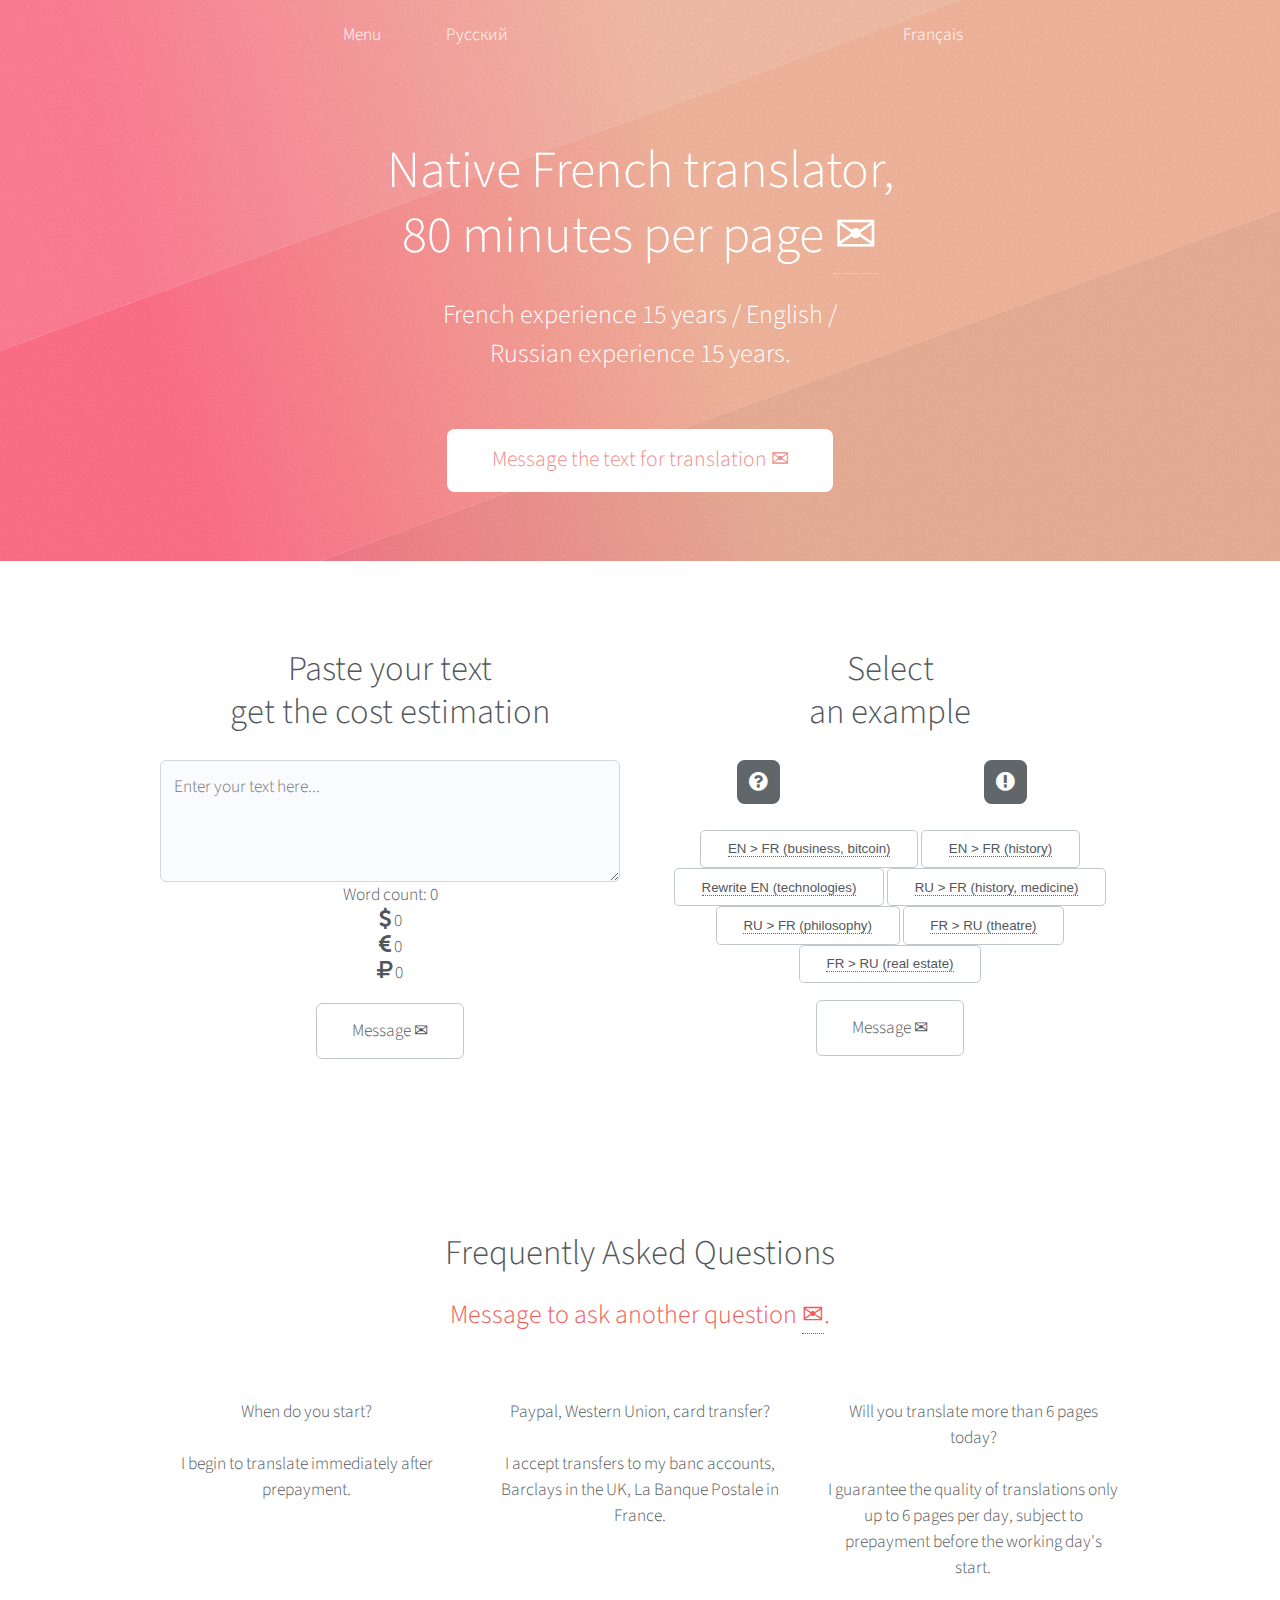
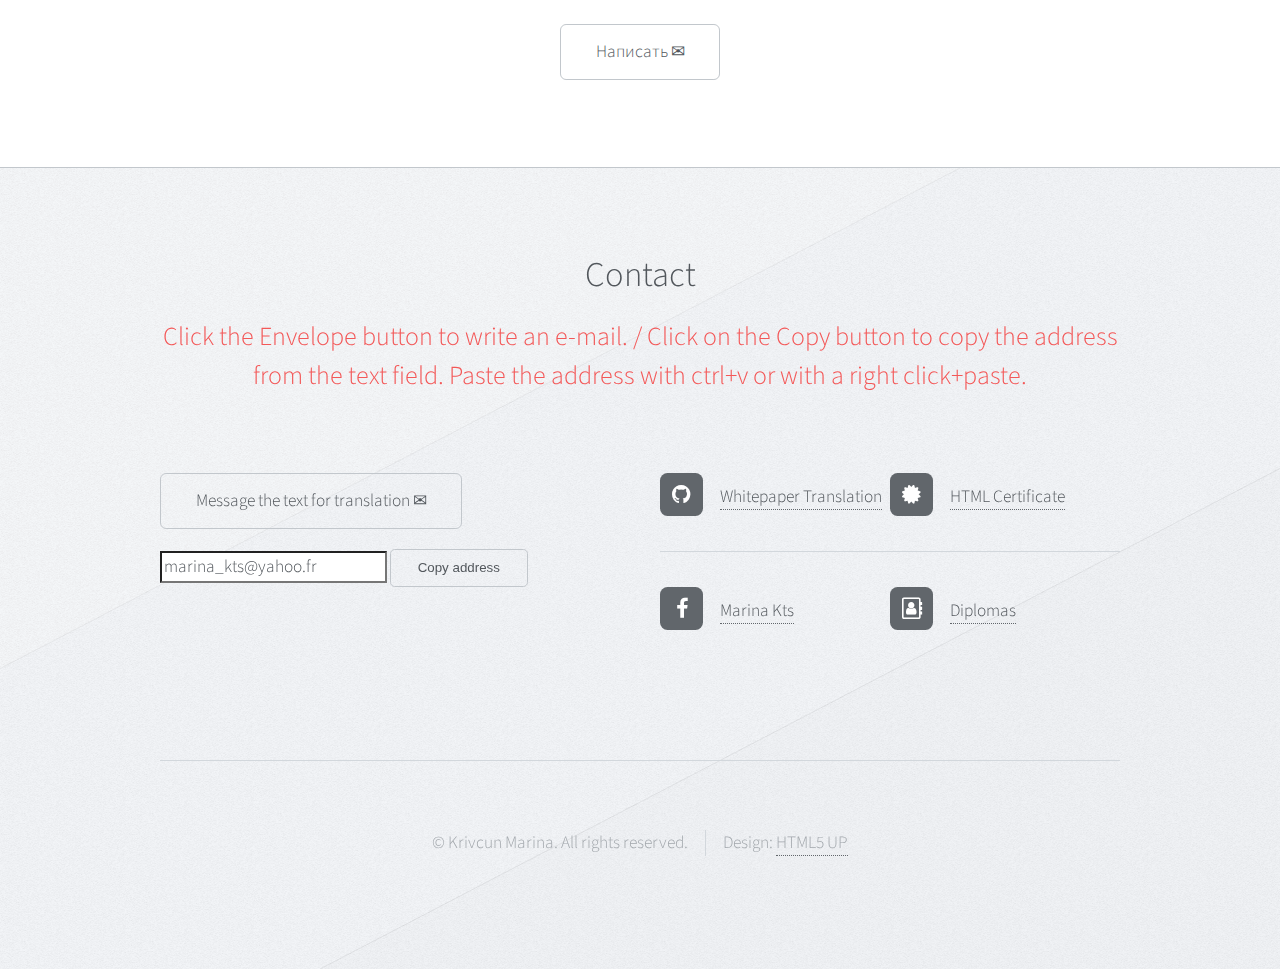
<file: left-sidebar.html>
<!DOCTYPE HTML>
<!--
	Telephasic by HTML5 UP
	html5up.net | @ajlkn
	Free for personal and commercial use under the CCA 3.0 license (html5up.net/license)
-->
<html>
	<head>
		<title>Translator</title>
		<meta charset="utf-8" />
		<meta name="viewport" content="width=device-width, initial-scale=1, user-scalable=no" />
		<link rel="stylesheet" href="assets/css/main.css" />
	</head>
	<body class="homepage is-preload">
		<div id="page-wrapper">

			<!-- Header -->
				<div id="header-wrapper">
					<div id="header" class="container">

						<!-- Logo -->
						<!--	<h1 id="logo"><a href="index.html">Translator</a></h1> -->

						<!-- Nav -->
							<nav id="nav">
								<ul>
										<li>
																					<a href="#">Menu</a>
																					<ul>
																						<li><a href="#estimate">Estimate</a></li>
																						<li><a href="#example">Examples</a></li>
																						<li><a href="#contact">Contact</a></li>
																	<!--		<li>
																						<a href="#">Phasellus consequat</a>
																						<ul>
																							<li><a href="#">Français</a></li>
																							<li><a href="#">English</a></li>
																							<li><a href="#">Magna phasellus</a></li>
																							<li><a href="#">Etiam dolore nisl</a></li>
																						</ul>
																					</li>
																					<li><a href="#">Veroeros feugiat</a></li> -->
																				</ul>
																			</li>
																			<li><a href="index.html">Русский</a></li>
																		<!--	<li><a href="left-sidebar.html">English</a></li> -->
																			<li class="break"><a href="right-sidebar.html">Français</a></li>
																		<!--	<li><a href="no-sidebar.html">No Sidebar</a></li> -->
																		</ul>
																	</nav>

					</div>

					<!-- Hero -->
						<section id="hero" class="container">
							<header>
								<h2>Native French translator,
								<br />
								80 minutes per page <a href="mailto:marina_kts@yahoo.fr?Subject=Translation%20request" target="_top">&#9993;</a></h2>
							</header>
							<p>French experience 15 years / English /
							<br />
							Russian experience 15 years.</p>
							<ul class="actions">
								<li><a href="mailto:marina_kts@yahoo.fr?Subject=Translation%20request" target="_top" class="button">Message the text for translation &#9993;</a></li>
							</ul>
						</section>

				</div>

			<!-- Features 1 -->
				<div class="wrapper">
					<div class="container">
						<div class="row">
							<section class="col-6 col-12-narrower feature">
									<header>
										<h2>Paste your text <br />
										get the cost estimation</h2>
									</header>
						<!--		<div class="image-wrapper first"> -->
									<a name="estimate"><textarea placeholder="Enter your text here..."></textarea></a>
						<!--		</div> -->
								<div class="output">
				<!-- <div>Количество знаков: <span id="characterCount">0</span></div>-->
				<div>Word count: <span id="wordCount">0</span></div>

					<div class="icon fa-dollar"> <span id="dollarCount">0</span></div>
					<div class="icon fa-euro"> <span id="euroCount">0</span></div>
					<div class="icon fa-rouble"> <span id="rubCount">0</span></div>

				</div>
								<ul class="actions">
									<li><a href="mailto:marina_kts@yahoo.fr?Subject=Translation%20request" target="_top" class="button">Message &#9993;</a></li>
								</ul>
							</section>
							<section class="col-6 col-12-narrower feature">
								<header>
									<h2>Select <br />
									an example</h2>
								</header>
							<!--	<div class="image-wrapper"> -->
							<div class="row gtr-0">
								<ul class="divided icons col-6 col-12-mobile">
									<a name="example"><li class="icon fa-question-circle" id="source"></li></a>
								</ul>
								<ul class="divided icons col-6 col-12-mobile">
									<li class="icon fa-exclamation-circle" id="result"></li>
								</ul>
							</div>
								<div class="btn-group">

									<button onclick="myFunction('OpenBazaar was founded in 2014 and at the moment you can find 1259 products there. It works on the Bitcoin basis using IPFS for data storage. Syscoin is being currently tested and is based on Bitcoin too. Particl is still being developed and at the moment it’s just a wallet for storing and transferring their tokens. All existing decentralized marketplaces inherit the shortcomings of the usual online stores and online marketplaces, i.e. lack of a standard of nomenclature, lack of information on different product in a single card and of guarantees that the seller does have the goods presented on the online storefront. It is important to note that all decentralized marketplaces are not potential competitors, but partners of Elementh blockchain.','OpenBazaar a été fondé en 2014 et maintenant on peut y trouver 1259 produits. Il fonctionne sur le principe de Bitcoin utilisant le protocole IPFS pour stocker les données. Syscoin est actuellement testé et se base également sur Bitcoin. Particl est en cours de développement et à l’heure actuelle, c’est juste un portefeuille pour stocker et transférer des jetons. Tous les marchés décentralisés actuels héritent les lacunes des magasins en ligne et des cybermarchés préexistants, à savoir l’absence de standard de nomenclature, le manque d’informations sur les différents produits dans une carte unifiée et de garanties que le vendeur est en procession de produits présentés dans la boutique en ligne. Il faut noter que les places de marché décentralisées ne sont pas des potentiels concurrents, mais les partenaires de la blockchain Elementh.')">
										<a href="#example">EN > FR (business, bitcoin)</a>
									</button>
									<button onclick="myFunction('ROADMAP. 2012 MIIIX company establishment. 2012 Investments from RSV Venture Partners and business angels. 2014 Number of product categories is 1000. 2016 In the MIIIX database there are 70 mln SKU in 30,000 product categories, 1000 shops from different industries, clients from small shops to the most largest portals in the field of e-commerce (Sberbank AST). 2017 The transition to the blockchain technology with introduction of opensource project Elementh. 01/2018 Private Pre-SALE (15.01 - 31.01) Only whitelist; min. 10ETH or 1BTC; max. 100 investors. 02/2018 Pre-ICO (01.02 - 14.02) min. 1ETH or 0.1BTC; max. 1000 investors; 1EEE = 0.0001ETH; Whitelist BONUS: First day: 30%, Second day: 15%. 03/2018 ICO (01.03 - 31.03) 1EEE = 0.0002ETH; Whitelist BONUS: First day: 30%, Second day: 15%. 06/2018 Alpha-version of Elementh blockchain. 09/2018 Elementh blockchain TestNet. 12/2018 Launch of Elementh blockchain. 03/2019 Launch of first DAPP.','FEUILLE DE ROUTE. MIIIX est créé en 2012. 2012  RSV Venture Partners et des business angels y investissent. 2014 Nombre de catégories de produits est de 1000. 2016 Dans la base de données MIIIX il y a 70 millions de SKU dans 30 000 catégories de produits, 1000 magasins d’industries différentes, des petites boutiques jusqu’aux portails leaders du domaine de cyberventes (Sberbank AST). 2017 transition vers la technologie blockchain avec introduction du projet open source Elementh. 01/2018 Pré-VENTE Privée (15.01 - 31.01) Seulement liste blanche ; min. 10ETH or 1BTC ; max. 100 investisseurs. 02/2018 Pré-ICO (01.02 - 14.02) min. 1ETH ou 0.1BTC ; max. 1000 investisseurs ; 1EEE = 0.0001ETH ; BONUS pour la liste blanche : Premier jour : 30 %, Deuxième jour : 15 %. 03/2018 ICO (01.03 - 31.03) 1EEE = 0.0002 ETH ; BONUS pour la liste blanche : Premier jour: 30%, au Deuxième jour: 15%. 06/2018 La version Alpha de la blockchain Elementh. 09/2018 TestNet dans la blockchain Elementh. 12/2018 Lancement de la blockchain Elementh. 03/2019 Lancement de la première DAPP.')">
										<a href="#example">EN > FR (history)</a>
									</button>
									<button onclick="myFunction('System of Goods. Along with the system of tokens, Elementh has a system of goods, which can also be used in a large number of applications, such as tracking the movement of a particular item from its creation to the current owner, tracking original goods and detecting counterfeit goods. Unlike the system of tokens, the system of goods also provides for the ability to issue a particular product at a particular address, indicating all possible item’s data (such as name, manufacturer, bar code, etc.). And if identical goods are already present in the blockchain, the issuer will receive a message about it, and he will have the opportunity to indicate how many items of goods he wants to issue. If an item has a serial number, it is possible to specify it when the transfer operation is being performed. To provide protection against data forging, only the hash of the serial number is fixed in the system, therefore only the person who knows the initial number has the ability to make a valid transaction. In the absence of a serial number at the moment of issuing goods, the system generates it randomly and the holder is able to use it to identify a particular item of goods by printing out the QR code on the package, writing it in an RFID tag or in any other convenient way.','System of Goods. Elementh is not just a token system, it is a system of goods, tracking elements from outset to the current owner, allowing original and counterfeit detection.  Elements identity. The system of goods provides the ability to issue a specific product to a given address, with all the associated with the product data (such as the name, manufacturer, barcode, etc).  Prerecorded nomenclature. If the blockchain holds identical goods, it notifies the issuer, therefore he can choose the number of goods to issue.  Serial number item identification. It is possible to specify an existing serial number for an item during a transfer operation.  Data tampering protection. Elementh only saves the hash of the serial number, so only the person who knows the initial number is able to make a valid transaction.  Automatic serial number creation. As soon as the system needs a new number, it generates a random one, and the holder can use it to identify a particular item by printing the QR code on the package, writing it in an RFID tag or in any other convenient way.')">
										<a href="#example">Rewrite EN (technologies)</a>
									</button>
									<button onclick="myFunction('Чем выше численность и плотность населения, тем легче передаются от человека к человеку возбудители болезней; многочисленное население позволяет выживать и распространяться болезнетворным микробам, которые погибли бы в условиях скудного, рассеянного населения. Так, в XVI—XVII вв. в мире повсеместно распространилась оспа— одна из древнейших инфекционных болезней, известная в Старом свете еще с III тысячелетия до н. э. В начале XVI в. она впервые была завезена испанскими конкистадорами на Американский континент. ','Plus le nombre et la densité de la population sont élevés, plus les pathogènes se transmettent facilement d’une personne à une autre ; une grande population permet de survivre et de se propager à des microbes pathogènes qui périraient dans des conditions de population clairsemée et dispersée. Ainsi, aux XVIe et XVIIe siècles, le monde a vu se diffuser l’une des maladies infectieuses les plus anciennes, connue dans l’Ancien Monde depuis le 3e millénaire avant notre ère. Au début du XVIème siècle elle a été introduite par les conquistadors espagnols sur le continent Américain.')">
										<a href="#example">RU > FR (history, medicine)</a>
									</button>
									<button onclick="myFunction('Концепция свободы является основополагающей в философии Сартра, полнее всего эту тему он раскрыл в трактате «Бытие и ничто». Человеческое существование, полагал Сартр, есть последовательная цепь самоотрицаний, в которых находит реализацию свобода. Человеку изначально присуща свобода, не терпящая ни причин, ни оснований, она предполагает независимость как от прошлого, так и от настоящего, т. е. она не определяется ни тем, ни другим.','Le concept de liberté est au cœur de la philosophie de Sartre, il a révélé ce sujet le mieux dans son traité « L’Être et le Néant ».L’existence humaine, croit Sartre, est un circuit d’abnégation séquentiel, dans lequel la liberté trouve la réalisation. La liberté est inhérente à l’homme, elle ne tolère ni raison ni justification, elle implique l’indépendance tant du passé, que du présent, c’est- à-dire  elle n’est définie ni par l’un ni par l’autre.')">
										<a href="#example">RU > FR (philosophy)</a>
									</button>
									<button onclick="myFunction('Ces passages faisant traditionnellement partie de nos ordres du jour, il était important qu’ils soient rédigés. Les indications en italique, destinées à commenter et à codifier le déroulement de la cérémonie, ont été résumées et simplifiées afin de faciliter l’ordonnancement des tenues, et plus particulièrement les jours de réception.','Важность этих записей в том, что они фиксируют традиционную часть нашей повестки дня. Информация курсивом комментирует и кодифицирует ход церемонии, была обобщена и упрощена с целью облегчения ведения работ, особенно в дни посвящений.')">
										<a href="#example">FR > RU (theatre)</a>
									</button>
									<button onclick="myFunction('Dossier 2012-08-01. Propriété Immobilière avec postes à quai dans le port pour un bateau de 25,00 mètres et un de 12,00 mètres. Ensemble de 3 unités  foncières  sur une Ile Privée, comprenant. Foncier. 3 Terrains très arborés avec pelouse, Plage de sable fin , accessible uniquement depuis la propriété, ponton permettant d’accoster les annexes. Ensemble Foncier 01. Villa Principale sur parcelle N° 01. Superficie de la parcelle M² 1 760,00. Distribution: Entrée, Dégagements, 2 Chambres de service- Salle d’eau service- WC Commun, cuisine (équipée professionnel) Réserve équipée Frigos et congélateurs, Salle à Manger, salon T.V., Salon détente, 3 Chambres, une salle de bains et 2 salles d’eau. Grande terrasse avec  brise soleil. Solarium. Villa entièrement meublée et équipée.','Досье 2012-08-01. Недвижимость с причалами в порту для двух яхт - 25 и 12 метров. 3 лота на частном острове включают. Владения. 3 участка с газоном и многочисленными деревьями, Песчаный пляж, доступный только от собственности, понтонный причал для мелких судов. Группа недвижимости 1. Главная вилла на участке N° 01. Площадь участка M² 1 760,00. Распределение: Прихожая, кладовая, 2 подсобных помещения, ванная комната и санузел обслуживания, кухня (с профессиональным оборудованием) склад оборудован холодильниками и морозильниками, столовая, ТВ-зал, комната отдыха, три спальни, ванная комната и 2 душевые комнаты. Большая терраса с навесом от солнца. Солярий.	Вилла полностью мебелирована и оборудована.')">
										<a href="#example" class="nondeco">FR > RU (real estate)</a>
									</button>
        </div>
								<ul class="actions">
									<li><a href="mailto:marina_kts@yahoo.fr?Subject=Translation%20request" target="_top" class="button">Message &#9993;</a></li>
								</ul>
							</section>
						</div>
					</div>
				</div>

			<!-- Promo -->
			<!--	<div id="promo-wrapper">
					<section id="promo">
						<h2>Neque semper magna et lorem ipsum adipiscing</h2>
						<a href="#" class="button">Breach the thresholds</a>
					</section>
				</div> -->

			<!-- Features 2 -->
				<div class="wrapper">
					<section class="container">
						<header class="major">
							<h2>Frequently Asked Questions</h2>
							<p>Message to ask another question <a href="mailto:marina_kts@yahoo.fr?Subject=Translation%20request" target="_top">&#9993;</a>.</p>
						</header>
						<div class="row features">
							<section class="col-4 col-12-narrower feature">
							<!--	<div class="image-wrapper first">
									<a href="#" class="image featured"><img src="images/pic03.jpg" alt="" /></a>
								</div> -->
								<p>When do you start?</p>
								<p>I begin to translate immediately after prepayment.</p>
							</section>
							<section class="col-4 col-12-narrower feature">
							<!--	<div class="image-wrapper">
									<a href="#" class="image featured"><img src="images/pic04.jpg" alt="" /></a>
								</div> -->
								<p>Paypal, Western Union, card transfer?</p>
								<p>I accept transfers to my banc accounts, Barclays in the UK, La Banque Postale in France.</p>
							</section>
							<section class="col-4 col-12-narrower feature">
							<!--	<div class="image-wrapper">
									<a href="#" class="image featured"><img src="images/pic05.jpg" alt="" /></a>
								</div> -->
								<p>Will you translate more than 6 pages today?</p>
								<p>I guarantee the quality of translations only up to 6 pages per day, subject to prepayment before the working day's start.</p>
							</section>
						</div>
						<ul class="actions major">
							<li><a href="mailto:marina_kts@yahoo.fr?Subject=Translation%20request" target="_top" class="button">Написать &#9993;</a></li>
						</ul>
					</section>
				</div>

			<!-- Footer -->
				<div id="footer-wrapper">
					<div id="footer" class="container">
						<header class="major">
							<a name="contact"><h2>Contact</h2></a>
							<p>Click the Envelope button to write an e-mail. / Click on the Copy button to copy the address from the text field. Paste the address with ctrl+v or with a right click+paste.</p>
						</header>
						<div class="row">
								<section class="col-6 col-12-narrower">
									<div class="row gtr-50">
									<div class="col-12">
										<a href="mailto:marina_kts@yahoo.fr?Subject=Translation%20request" target="_top" class="button">Message the text for translation &#9993;</a>
									</div>
									<div class="col-12">
										<input type="text" value="marina_kts@yahoo.fr" id="myInput">
										<button onclick="copyFunction()">Copy address</button>
									</div>
									</div>
								<!--	<form method="post" action="#">
									<div class="row gtr-50">
										<div class="col-6 col-12-mobile">
											<input name="name" placeholder="Name" type="text" />
										</div>
										<div class="col-6 col-12-mobile">
											<input name="email" placeholder="Email" type="text" />
										</div>
										<div class="col-12">
											<textarea name="message" placeholder="Message"></textarea>
										</div>
										<div class="col-12">
											<ul class="actions">
												<li><input type="submit" value="Send Message" /></li>
												<li><input type="reset" value="Clear form" /></li>
											</ul>
										</div>
									</div>
								</form> -->
							</section>
							<section class="col-6 col-12-narrower">
								<div class="row gtr-0">
									<ul class="divided icons col-6 col-12-mobile">
										<li class="icon fa-github"><a href="https://github.com/Meao"><span class="extra">github.com/</span>Whitepaper Translation</a></li>
										<li class="icon fa-facebook"><a href="https://www.facebook.com/marina.kts"><span class="extra">facebook.com/</span>Marina Kts</a></li>
									</ul>
									<ul class="divided icons col-6 col-12-mobile">
										<li class="icon fa-certificate"><a href="https://www.sololearn.com/Profile/229310"><span class="extra">sololearn.com/</span>HTML Certificate</a></li>
										<li class="icon fa-address-book-o"><a href="https://spb.upstudy.ru/repetitors/941061/"><span class="extra">upstudy.ru/</span>Diplomas</a></li>
									</ul>
								</div>
							</section>
						</div>
					</div>
					<div id="copyright" class="container">
						<ul class="menu">
							<li>&copy; Krivcun Marina. All rights reserved.</li><li>Design: <a href="http://html5up.net">HTML5 UP</a></li>
						</ul>
					</div>
				</div>

		</div>

		<!-- Scripts -->
			<script src="assets/js/jquery.min.js"></script>
			<script src="assets/js/jquery.dropotron.min.js"></script>
			<script src="assets/js/browser.min.js"></script>
			<script src="assets/js/breakpoints.min.js"></script>
			<script src="assets/js/util.js"></script>
			<script src="assets/js/main.js"></script>

	</body>
</html>
</file>
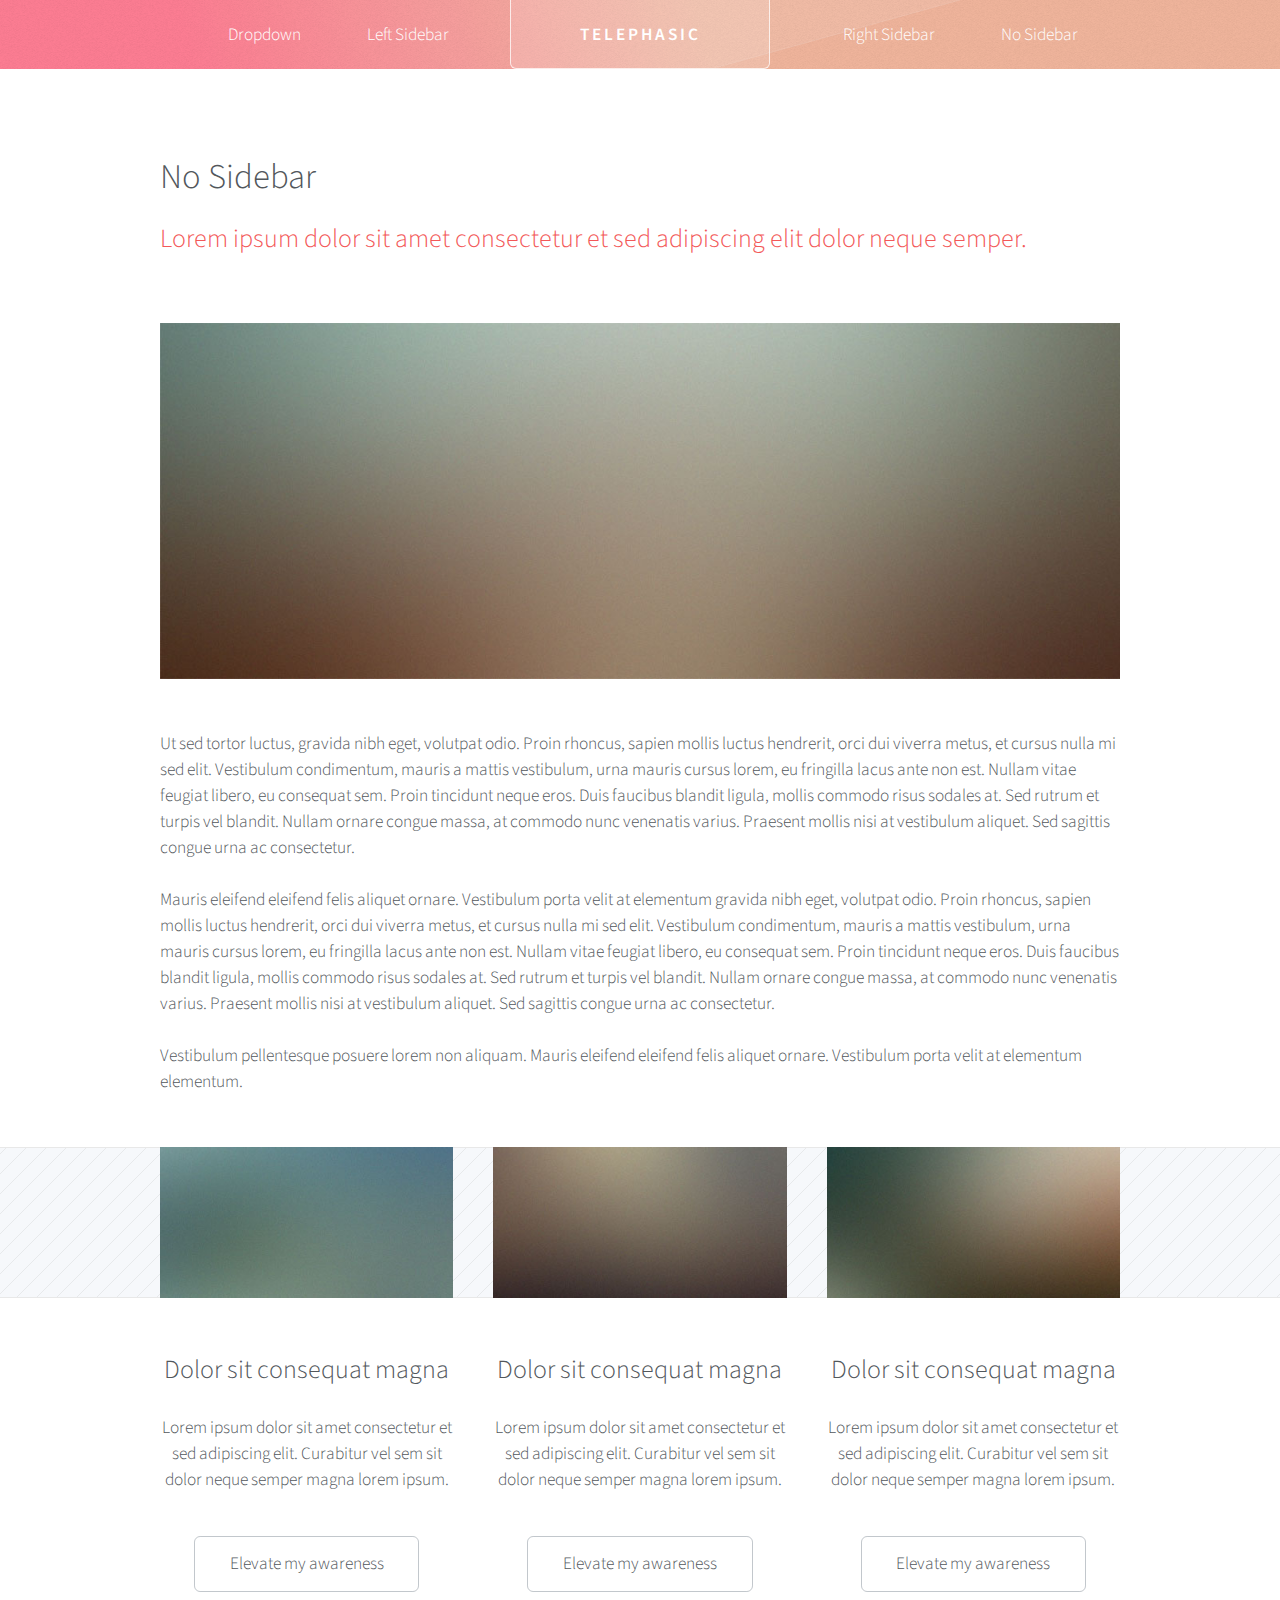
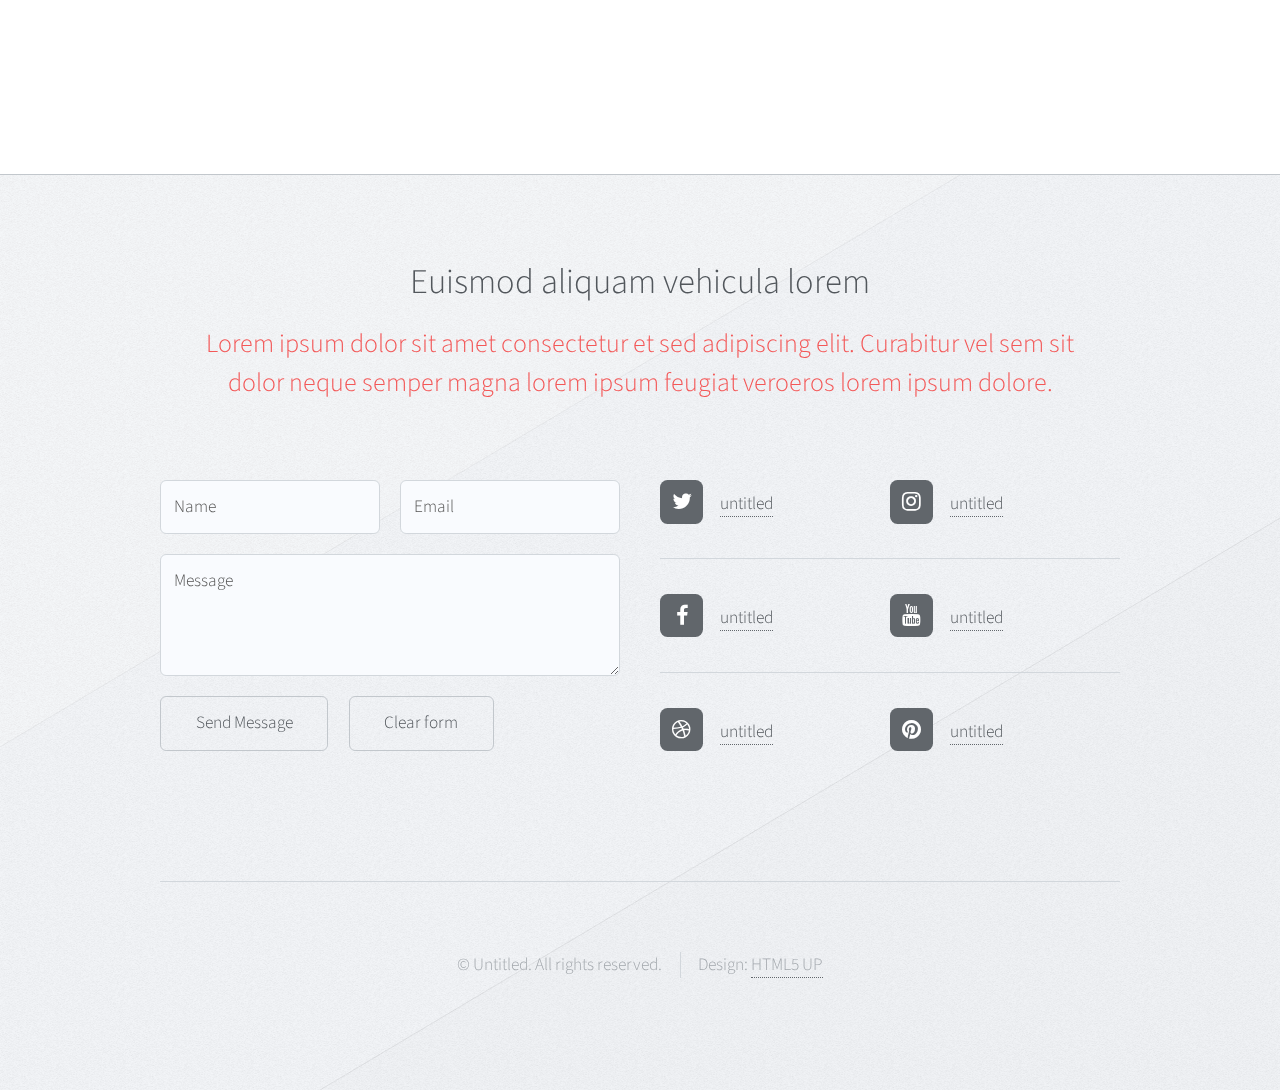
<file: no-sidebar.html>
<!DOCTYPE HTML>
<!--
	Telephasic by HTML5 UP
	html5up.net | @ajlkn
	Free for personal and commercial use under the CCA 3.0 license (html5up.net/license)
-->
<html>
	<head>
		<title>Telephasic by HTML5 UP</title>
		<meta charset="utf-8" />
		<meta name="viewport" content="width=device-width, initial-scale=1, user-scalable=no" />
		<link rel="stylesheet" href="assets/css/main.css" />
	</head>
	<body class="no-sidebar is-preload">
		<div id="page-wrapper">

			<!-- Header -->
				<div id="header-wrapper">
					<div id="header" class="container">

						<!-- Logo -->
							<h1 id="logo"><a href="index.html">Telephasic</a></h1>

						<!-- Nav -->
							<nav id="nav">
								<ul>
									<li>
										<a href="#">Dropdown</a>
										<ul>
											<li><a href="#">Lorem ipsum dolor</a></li>
											<li><a href="#">Magna phasellus</a></li>
											<li><a href="#">Etiam dolore nisl</a></li>
											<li>
												<a href="#">Phasellus consequat</a>
												<ul>
													<li><a href="#">Lorem ipsum dolor</a></li>
													<li><a href="#">Phasellus consequat</a></li>
													<li><a href="#">Magna phasellus</a></li>
													<li><a href="#">Etiam dolore nisl</a></li>
												</ul>
											</li>
											<li><a href="#">Veroeros feugiat</a></li>
										</ul>
									</li>
									<li><a href="left-sidebar.html">Left Sidebar</a></li>
									<li class="break"><a href="right-sidebar.html">Right Sidebar</a></li>
									<li><a href="no-sidebar.html">No Sidebar</a></li>
								</ul>
							</nav>

					</div>
				</div>

			<!-- Main -->
				<div class="wrapper">
					<div class="container" id="main">

						<!-- Content -->
							<article id="content">
								<header>
									<h2>No Sidebar</h2>
									<p>Lorem ipsum dolor sit amet consectetur et sed adipiscing elit
									dolor neque semper.</p>
								</header>
								<a href="#" class="image featured"><img src="images/pic06.jpg" alt="" /></a>
								<p>Ut sed tortor luctus, gravida nibh eget, volutpat odio. Proin rhoncus, sapien
								mollis luctus hendrerit, orci dui viverra metus, et cursus nulla mi sed elit. Vestibulum
								condimentum, mauris a mattis vestibulum, urna mauris cursus lorem, eu fringilla lacus
								ante non est. Nullam vitae feugiat libero, eu consequat sem. Proin tincidunt neque
								eros. Duis faucibus blandit ligula, mollis commodo risus sodales at. Sed rutrum et
								turpis vel blandit. Nullam ornare congue massa, at commodo nunc venenatis varius.
								Praesent mollis nisi at vestibulum aliquet. Sed sagittis congue urna ac consectetur.</p>
								<p>Mauris eleifend eleifend felis aliquet ornare. Vestibulum porta velit at elementum
								gravida nibh eget, volutpat odio. Proin rhoncus, sapien
								mollis luctus hendrerit, orci dui viverra metus, et cursus nulla mi sed elit. Vestibulum
								condimentum, mauris a mattis vestibulum, urna mauris cursus lorem, eu fringilla lacus
								ante non est. Nullam vitae feugiat libero, eu consequat sem. Proin tincidunt neque
								eros. Duis faucibus blandit ligula, mollis commodo risus sodales at. Sed rutrum et
								turpis vel blandit. Nullam ornare congue massa, at commodo nunc venenatis varius.
								Praesent mollis nisi at vestibulum aliquet. Sed sagittis congue urna ac consectetur.</p>
								<p>Vestibulum pellentesque posuere lorem non aliquam. Mauris eleifend eleifend
								felis aliquet ornare. Vestibulum porta velit at elementum elementum.</p>
							</article>

						<div class="row features">
							<section class="col-4 col-12-narrower feature">
								<div class="image-wrapper first">
									<a href="#" class="image featured"><img src="images/pic03.jpg" alt="" /></a>
								</div>
								<header>
									<h3>Dolor sit consequat magna</h3>
								</header>
								<p>Lorem ipsum dolor sit amet consectetur et sed adipiscing elit. Curabitur
								vel sem sit dolor neque semper magna lorem ipsum.</p>
								<ul class="actions">
									<li><a href="#" class="button">Elevate my awareness</a></li>
								</ul>
							</section>
							<section class="col-4 col-12-narrower feature">
								<div class="image-wrapper">
									<a href="#" class="image featured"><img src="images/pic04.jpg" alt="" /></a>
								</div>
								<header>
									<h3>Dolor sit consequat magna</h3>
								</header>
								<p>Lorem ipsum dolor sit amet consectetur et sed adipiscing elit. Curabitur
								vel sem sit dolor neque semper magna lorem ipsum.</p>
								<ul class="actions">
									<li><a href="#" class="button">Elevate my awareness</a></li>
								</ul>
							</section>
							<section class="col-4 col-12-narrower feature">
								<div class="image-wrapper">
									<a href="#" class="image featured"><img src="images/pic05.jpg" alt="" /></a>
								</div>
								<header>
									<h3>Dolor sit consequat magna</h3>
								</header>
								<p>Lorem ipsum dolor sit amet consectetur et sed adipiscing elit. Curabitur
								vel sem sit dolor neque semper magna lorem ipsum.</p>
								<ul class="actions">
									<li><a href="#" class="button">Elevate my awareness</a></li>
								</ul>
							</section>
						</div>
					</div>
				</div>

			<!-- Footer -->
				<div id="footer-wrapper">
					<div id="footer" class="container">
						<header class="major">
							<h2>Euismod aliquam vehicula lorem</h2>
							<p>Lorem ipsum dolor sit amet consectetur et sed adipiscing elit. Curabitur vel sem sit<br />
							dolor neque semper magna lorem ipsum feugiat veroeros lorem ipsum dolore.</p>
						</header>
						<div class="row">
							<section class="col-6 col-12-narrower">
								<form method="post" action="#">
									<div class="row gtr-50">
										<div class="col-6 col-12-mobile">
											<input name="name" placeholder="Name" type="text" />
										</div>
										<div class="col-6 col-12-mobile">
											<input name="email" placeholder="Email" type="text" />
										</div>
										<div class="col-12">
											<textarea name="message" placeholder="Message"></textarea>
										</div>
										<div class="col-12">
											<ul class="actions">
												<li><input type="submit" value="Send Message" /></li>
												<li><input type="reset" value="Clear form" /></li>
											</ul>
										</div>
									</div>
								</form>
							</section>
							<section class="col-6 col-12-narrower">
								<div class="row gtr-0">
									<ul class="divided icons col-6 col-12-mobile">
										<li class="icon fa-twitter"><a href="#"><span class="extra">twitter.com/</span>untitled</a></li>
										<li class="icon fa-facebook"><a href="#"><span class="extra">facebook.com/</span>untitled</a></li>
										<li class="icon fa-dribbble"><a href="#"><span class="extra">dribbble.com/</span>untitled</a></li>
									</ul>
									<ul class="divided icons col-6 col-12-mobile">
										<li class="icon fa-instagram"><a href="#"><span class="extra">instagram.com/</span>untitled</a></li>
										<li class="icon fa-youtube"><a href="#"><span class="extra">youtube.com/</span>untitled</a></li>
										<li class="icon fa-pinterest"><a href="#"><span class="extra">pinterest.com/</span>untitled</a></li>
									</ul>
								</div>
							</section>
						</div>
					</div>
					<div id="copyright" class="container">
						<ul class="menu">
							<li>&copy; Untitled. All rights reserved.</li><li>Design: <a href="http://html5up.net">HTML5 UP</a></li>
						</ul>
					</div>
				</div>

		</div>

		<!-- Scripts -->
			<script src="assets/js/jquery.min.js"></script>
			<script src="assets/js/jquery.dropotron.min.js"></script>
			<script src="assets/js/browser.min.js"></script>
			<script src="assets/js/breakpoints.min.js"></script>
			<script src="assets/js/util.js"></script>
			<script src="assets/js/main.js"></script>

	</body>
</html>
</file>
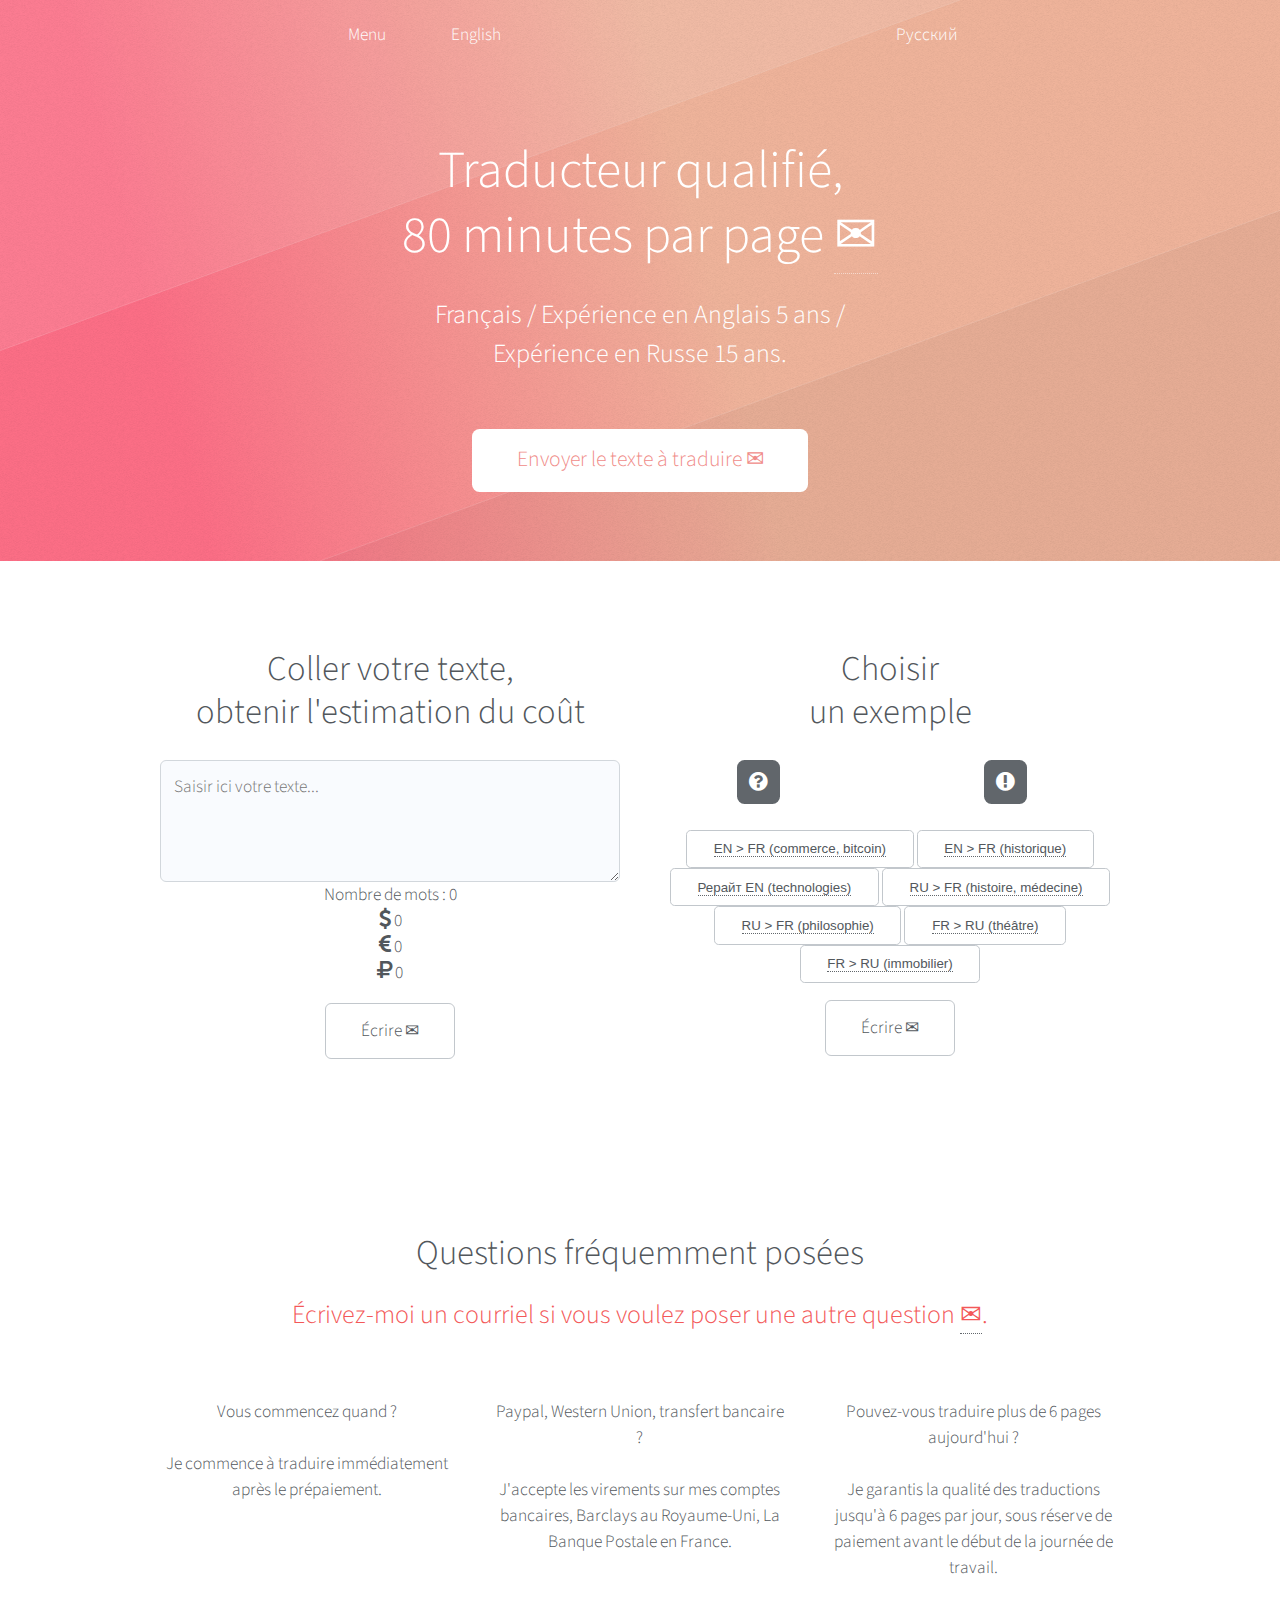
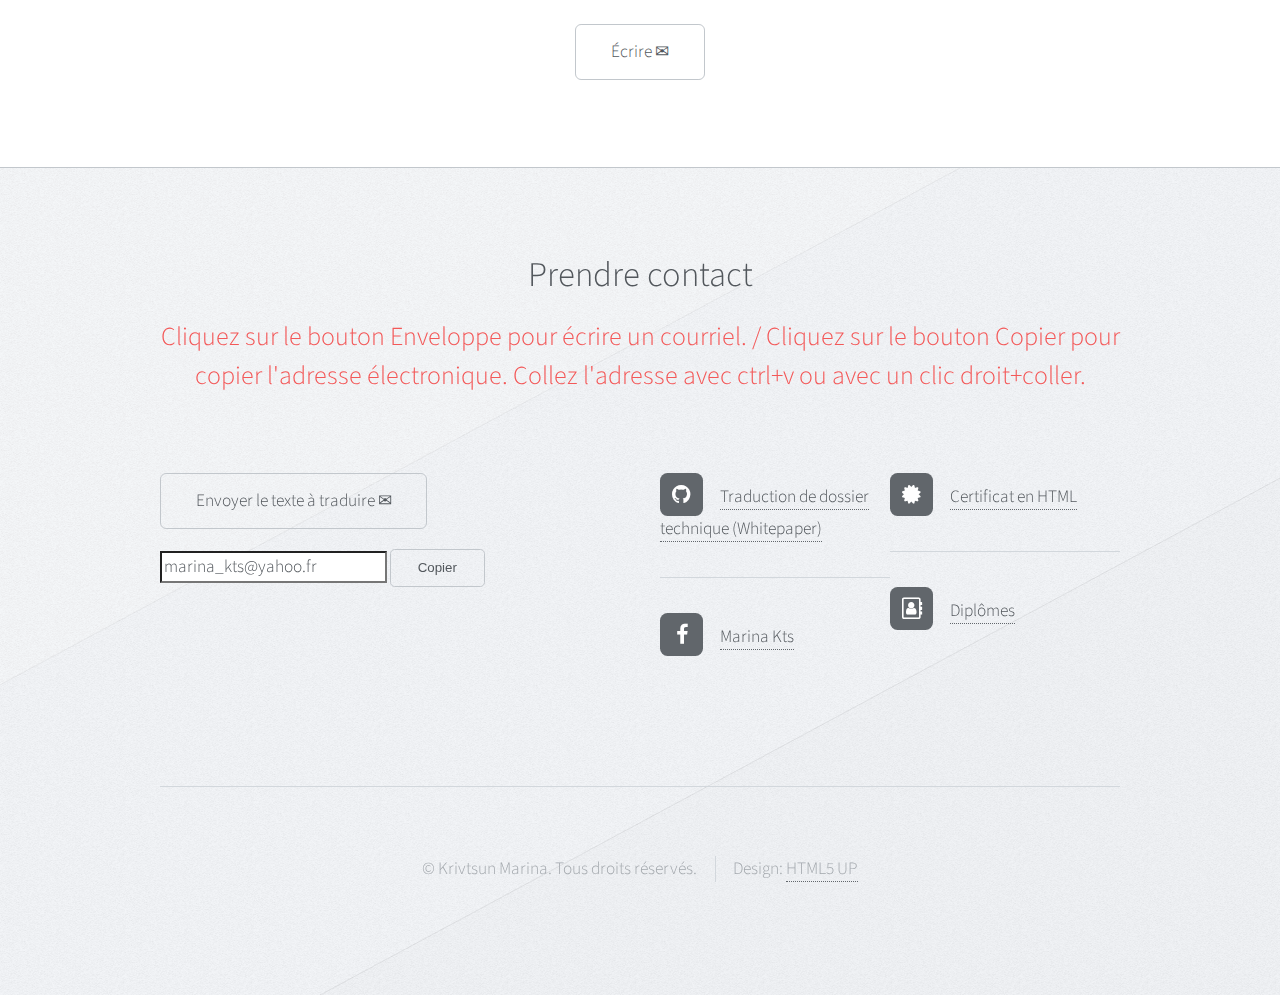
<file: right-sidebar.html>
<!DOCTYPE HTML>
<!--
	Telephasic by HTML5 UP
	html5up.net | @ajlkn
	Free for personal and commercial use under the CCA 3.0 license (html5up.net/license)
-->
<html>
	<head>
		<title>Traducteur</title>
		<meta charset="utf-8" />
		<meta name="viewport" content="width=device-width, initial-scale=1, user-scalable=no" />
		<link rel="stylesheet" href="assets/css/main.css" />
	</head>
	<body class="homepage is-preload">
		<div id="page-wrapper">

			<!-- Header -->
				<div id="header-wrapper">
					<div id="header" class="container">

						<!-- Logo -->
						<!--	<h1 id="logo"><a href="index.html">Translator</a></h1> -->

						<!-- Nav -->
							<nav id="nav">
								<ul>
										<li>
																<a href="#">Menu</a>
																<ul>
																	<li><a href="#estimate">Estimer</a></li>
																	<li><a href="#example">Exemples</a></li>
																	<li><a href="#contact">Contacter</a></li>
												<!--		<li>
																	<a href="#">Phasellus consequat</a>
																	<ul>
																		<li><a href="#">Français</a></li>
																		<li><a href="#">English</a></li>
																		<li><a href="#">Magna phasellus</a></li>
																		<li><a href="#">Etiam dolore nisl</a></li>
																	</ul>
																</li>
																<li><a href="#">Veroeros feugiat</a></li> -->
															</ul>
														</li>
														<li><a href="left-sidebar.html">English</a></li>
														<li class="break"><a href="index.html">Русский</a></li>
													<!--	<li><a href="no-sidebar.html">No Sidebar</a></li> -->
													</ul>
												</nav>

					</div>

					<!-- Hero -->
						<section id="hero" class="container">
							<header>
								<h2>Traducteur qualifié,
								<br />
								80 minutes par page <a href="mailto:marina_kts@yahoo.fr?Subject=Translation%20request" target="_top">&#9993;</a></h2>
							</header>
							<p> Français / Expérience en Anglais 5 ans /
							<br />
							Expérience en Russe 15 ans.</p>
							<ul class="actions">
								<li><a href="mailto:marina_kts@yahoo.fr?Subject=Translation%20request" target="_top" class="button">Envoyer le texte à traduire &#9993;</a></li>
							</ul>
						</section>

				</div>

			<!-- Features 1 -->
				<div class="wrapper">
					<div class="container">
						<div class="row">
							<section class="col-6 col-12-narrower feature">
									<header>
										<h2>Coller votre texte, <br />
										obtenir l'estimation du coût</h2>
									</header>
						<!--		<div class="image-wrapper first"> -->
									<a name="estimate"><textarea placeholder="Saisir ici votre texte..."></textarea></a>
						<!--		</div> -->
								<div class="output">
				<!-- <div>Количество знаков: <span id="characterCount">0</span></div>-->
				<div>Nombre de mots : <span id="wordCount">0</span></div>

					<div class="icon fa-dollar"> <span id="dollarCount">0</span></div>
					<div class="icon fa-euro"> <span id="euroCount">0</span></div>
					<div class="icon fa-rouble"> <span id="rubCount">0</span></div>

				</div>
								<ul class="actions">
									<li><a href="mailto:marina_kts@yahoo.fr?Subject=Translation%20request" target="_top" class="button">Écrire &#9993;</a></li>
								</ul>
							</section>
							<section class="col-6 col-12-narrower feature">
								<header>
									<h2>Choisir <br />
									un exemple</h2>
								</header>
							<!--	<div class="image-wrapper"> -->
							<div class="row gtr-0">
								<ul class="divided icons col-6 col-12-mobile">
									<a name="example"><li class="icon fa-question-circle" id="source"></li></a>
								</ul>
								<ul class="divided icons col-6 col-12-mobile">
									<li class="icon fa-exclamation-circle" id="result"></li>
								</ul>
							</div>
								<div class="btn-group">

									<button onclick="myFunction('OpenBazaar was founded in 2014 and at the moment you can find 1259 products there. It works on the Bitcoin basis using IPFS for data storage. Syscoin is being currently tested and is based on Bitcoin too. Particl is still being developed and at the moment it’s just a wallet for storing and transferring their tokens. All existing decentralized marketplaces inherit the shortcomings of the usual online stores and online marketplaces, i.e. lack of a standard of nomenclature, lack of information on different product in a single card and of guarantees that the seller does have the goods presented on the online storefront. It is important to note that all decentralized marketplaces are not potential competitors, but partners of Elementh blockchain.','OpenBazaar a été fondé en 2014 et maintenant on peut y trouver 1259 produits. Il fonctionne sur le principe de Bitcoin utilisant le protocole IPFS pour stocker les données. Syscoin est actuellement testé et se base également sur Bitcoin. Particl est en cours de développement et à l’heure actuelle, c’est juste un portefeuille pour stocker et transférer des jetons. Tous les marchés décentralisés actuels héritent les lacunes des magasins en ligne et des cybermarchés préexistants, à savoir l’absence de standard de nomenclature, le manque d’informations sur les différents produits dans une carte unifiée et de garanties que le vendeur est en procession de produits présentés dans la boutique en ligne. Il faut noter que les places de marché décentralisées ne sont pas des potentiels concurrents, mais les partenaires de la blockchain Elementh.')">
										<a href="#example">EN > FR (commerce, bitcoin)</a>
									</button>
									<button onclick="myFunction('ROADMAP. 2012 MIIIX company establishment. 2012 Investments from RSV Venture Partners and business angels. 2014 Number of product categories is 1000. 2016 In the MIIIX database there are 70 mln SKU in 30,000 product categories, 1000 shops from different industries, clients from small shops to the most largest portals in the field of e-commerce (Sberbank AST). 2017 The transition to the blockchain technology with introduction of opensource project Elementh. 01/2018 Private Pre-SALE (15.01 - 31.01) Only whitelist; min. 10ETH or 1BTC; max. 100 investors. 02/2018 Pre-ICO (01.02 - 14.02) min. 1ETH or 0.1BTC; max. 1000 investors; 1EEE = 0.0001ETH; Whitelist BONUS: First day: 30%, Second day: 15%. 03/2018 ICO (01.03 - 31.03) 1EEE = 0.0002ETH; Whitelist BONUS: First day: 30%, Second day: 15%. 06/2018 Alpha-version of Elementh blockchain. 09/2018 Elementh blockchain TestNet. 12/2018 Launch of Elementh blockchain. 03/2019 Launch of first DAPP.','FEUILLE DE ROUTE. MIIIX est créé en 2012. 2012  RSV Venture Partners et des business angels y investissent. 2014 Nombre de catégories de produits est de 1000. 2016 Dans la base de données MIIIX il y a 70 millions de SKU dans 30 000 catégories de produits, 1000 magasins d’industries différentes, des petites boutiques jusqu’aux portails leaders du domaine de cyberventes (Sberbank AST). 2017 transition vers la technologie blockchain avec introduction du projet open source Elementh. 01/2018 Pré-VENTE Privée (15.01 - 31.01) Seulement liste blanche ; min. 10ETH or 1BTC ; max. 100 investisseurs. 02/2018 Pré-ICO (01.02 - 14.02) min. 1ETH ou 0.1BTC ; max. 1000 investisseurs ; 1EEE = 0.0001ETH ; BONUS pour la liste blanche : Premier jour : 30 %, Deuxième jour : 15 %. 03/2018 ICO (01.03 - 31.03) 1EEE = 0.0002 ETH ; BONUS pour la liste blanche : Premier jour: 30%, au Deuxième jour: 15%. 06/2018 La version Alpha de la blockchain Elementh. 09/2018 TestNet dans la blockchain Elementh. 12/2018 Lancement de la blockchain Elementh. 03/2019 Lancement de la première DAPP.')">
										<a href="#example">EN > FR (historique)</a>
									</button>
									<button onclick="myFunction('System of Goods. Along with the system of tokens, Elementh has a system of goods, which can also be used in a large number of applications, such as tracking the movement of a particular item from its creation to the current owner, tracking original goods and detecting counterfeit goods. Unlike the system of tokens, the system of goods also provides for the ability to issue a particular product at a particular address, indicating all possible item’s data (such as name, manufacturer, bar code, etc.). And if identical goods are already present in the blockchain, the issuer will receive a message about it, and he will have the opportunity to indicate how many items of goods he wants to issue. If an item has a serial number, it is possible to specify it when the transfer operation is being performed. To provide protection against data forging, only the hash of the serial number is fixed in the system, therefore only the person who knows the initial number has the ability to make a valid transaction. In the absence of a serial number at the moment of issuing goods, the system generates it randomly and the holder is able to use it to identify a particular item of goods by printing out the QR code on the package, writing it in an RFID tag or in any other convenient way.','System of Goods. Elementh is not just a token system, it is a system of goods, tracking elements from outset to the current owner, allowing original and counterfeit detection.  Elements identity. The system of goods provides the ability to issue a specific product to a given address, with all the associated with the product data (such as the name, manufacturer, barcode, etc).  Prerecorded nomenclature. If the blockchain holds identical goods, it notifies the issuer, therefore he can choose the number of goods to issue.  Serial number item identification. It is possible to specify an existing serial number for an item during a transfer operation.  Data tampering protection. Elementh only saves the hash of the serial number, so only the person who knows the initial number is able to make a valid transaction.  Automatic serial number creation. As soon as the system needs a new number, it generates a random one, and the holder can use it to identify a particular item by printing the QR code on the package, writing it in an RFID tag or in any other convenient way.')">
										<a href="#example">Рерайт EN (technologies)</a>
									</button>
									<button onclick="myFunction('Чем выше численность и плотность населения, тем легче передаются от человека к человеку возбудители болезней; многочисленное население позволяет выживать и распространяться болезнетворным микробам, которые погибли бы в условиях скудного, рассеянного населения. Так, в XVI—XVII вв. в мире повсеместно распространилась оспа— одна из древнейших инфекционных болезней, известная в Старом свете еще с III тысячелетия до н. э. В начале XVI в. она впервые была завезена испанскими конкистадорами на Американский континент. ','Plus le nombre et la densité de la population sont élevés, plus les pathogènes se transmettent facilement d’une personne à une autre ; une grande population permet de survivre et de se propager à des microbes pathogènes qui périraient dans des conditions de population clairsemée et dispersée. Ainsi, aux XVIe et XVIIe siècles, le monde a vu se diffuser l’une des maladies infectieuses les plus anciennes, connue dans l’Ancien Monde depuis le 3e millénaire avant notre ère. Au début du XVIème siècle elle a été introduite par les conquistadors espagnols sur le continent Américain.')">
										<a href="#example">RU > FR (histoire, médecine)</a>
									</button>
									<button onclick="myFunction('Концепция свободы является основополагающей в философии Сартра, полнее всего эту тему он раскрыл в трактате «Бытие и ничто». Человеческое существование, полагал Сартр, есть последовательная цепь самоотрицаний, в которых находит реализацию свобода. Человеку изначально присуща свобода, не терпящая ни причин, ни оснований, она предполагает независимость как от прошлого, так и от настоящего, т. е. она не определяется ни тем, ни другим.','Le concept de liberté est au cœur de la philosophie de Sartre, il a révélé ce sujet le mieux dans son traité « L’Être et le Néant ».L’existence humaine, croit Sartre, est un circuit d’abnégation séquentiel, dans lequel la liberté trouve la réalisation. La liberté est inhérente à l’homme, elle ne tolère ni raison ni justification, elle implique l’indépendance tant du passé, que du présent, c’est- à-dire  elle n’est définie ni par l’un ni par l’autre.')">
										<a href="#example">RU > FR (philosophie)</a>
									</button>
									<button onclick="myFunction('Ces passages faisant traditionnellement partie de nos ordres du jour, il était important qu’ils soient rédigés. Les indications en italique, destinées à commenter et à codifier le déroulement de la cérémonie, ont été résumées et simplifiées afin de faciliter l’ordonnancement des tenues, et plus particulièrement les jours de réception.','Важность этих записей в том, что они фиксируют традиционную часть нашей повестки дня. Информация курсивом комментирует и кодифицирует ход церемонии, была обобщена и упрощена с целью облегчения ведения работ, особенно в дни посвящений.')">
										<a href="#example">FR > RU (théâtre)</a>
									</button>
									<button onclick="myFunction('Dossier 2012-08-01. Propriété Immobilière avec postes à quai dans le port pour un bateau de 25,00 mètres et un de 12,00 mètres. Ensemble de 3 unités  foncières  sur une Ile Privée, comprenant. Foncier. 3 Terrains très arborés avec pelouse, Plage de sable fin , accessible uniquement depuis la propriété, ponton permettant d’accoster les annexes. Ensemble Foncier 01. Villa Principale sur parcelle N° 01. Superficie de la parcelle M² 1 760,00. Distribution: Entrée, Dégagements, 2 Chambres de service- Salle d’eau service- WC Commun, cuisine (équipée professionnel) Réserve équipée Frigos et congélateurs, Salle à Manger, salon T.V., Salon détente, 3 Chambres, une salle de bains et 2 salles d’eau. Grande terrasse avec  brise soleil. Solarium. Villa entièrement meublée et équipée.','Досье 2012-08-01. Недвижимость с причалами в порту для двух яхт - 25 и 12 метров. 3 лота на частном острове включают. Владения. 3 участка с газоном и многочисленными деревьями, Песчаный пляж, доступный только от собственности, понтонный причал для мелких судов. Группа недвижимости 1. Главная вилла на участке N° 01. Площадь участка M² 1 760,00. Распределение: Прихожая, кладовая, 2 подсобных помещения, ванная комната и санузел обслуживания, кухня (с профессиональным оборудованием) склад оборудован холодильниками и морозильниками, столовая, ТВ-зал, комната отдыха, три спальни, ванная комната и 2 душевые комнаты. Большая терраса с навесом от солнца. Солярий.	Вилла полностью мебелирована и оборудована.')">
										<a href="#example" class="nondeco">FR > RU (immobilier)</a>
									</button>
        </div>
								<ul class="actions">
									<li><a href="mailto:marina_kts@yahoo.fr?Subject=Translation%20request" target="_top" class="button">Écrire &#9993;</a></li>
								</ul>
							</section>
						</div>
					</div>
				</div>

			<!-- Promo -->
			<!--	<div id="promo-wrapper">
					<section id="promo">
						<h2>Neque semper magna et lorem ipsum adipiscing</h2>
						<a href="#" class="button">Breach the thresholds</a>
					</section>
				</div> -->

			<!-- Features 2 -->
				<div class="wrapper">
					<section class="container">
						<header class="major">
							<h2>Questions fréquemment posées</h2>
							<p>Écrivez-moi un courriel si vous voulez poser une autre question <a href="mailto:marina_kts@yahoo.fr?Subject=Translation%20request" target="_top">&#9993;</a>.</p>
						</header>
						<div class="row features">
							<section class="col-4 col-12-narrower feature">
							<!--	<div class="image-wrapper first">
									<a href="#" class="image featured"><img src="images/pic03.jpg" alt="" /></a>
								</div> -->
								<p>Vous commencez quand ?</p>
								<p>Je commence à traduire immédiatement après le prépaiement.</p>
							</section>
							<section class="col-4 col-12-narrower feature">
							<!--	<div class="image-wrapper">
									<a href="#" class="image featured"><img src="images/pic04.jpg" alt="" /></a>
								</div> -->
								<p>Paypal, Western Union, transfert bancaire ?</p>
								<p>J'accepte les virements sur mes comptes bancaires, Barclays au Royaume-Uni, La Banque Postale en France.</p>
							</section>
							<section class="col-4 col-12-narrower feature">
							<!--	<div class="image-wrapper">
									<a href="#" class="image featured"><img src="images/pic05.jpg" alt="" /></a>
								</div> -->
								<p>Pouvez-vous traduire plus de 6 pages aujourd'hui ?</p>
								<p>Je garantis la qualité des traductions jusqu'à 6 pages par jour, sous réserve de paiement avant le début de la journée de travail.</p>
							</section>
						</div>
						<ul class="actions major">
							<li><a href="mailto:marina_kts@yahoo.fr?Subject=Translation%20request" target="_top" class="button">Écrire &#9993;</a></li>
						</ul>
					</section>
				</div>

			<!-- Footer -->
				<div id="footer-wrapper">
					<div id="footer" class="container">
						<header class="major">
							<a name="contact"><h2>Prendre contact</h2></a>
							<p>Cliquez sur le bouton Enveloppe pour écrire un courriel. / Cliquez sur le bouton Copier pour copier l'adresse électronique. Collez l'adresse avec ctrl+v ou avec un clic droit+coller.</p>
						</header>
						<div class="row">
								<section class="col-6 col-12-narrower">
									<div class="row gtr-50">
									<div class="col-12">
										<a href="mailto:marina_kts@yahoo.fr?Subject=Translation%20request" target="_top" class="button">Envoyer le texte à traduire &#9993;</a>
									</div>
									<div class="col-12">
										<input type="text" value="marina_kts@yahoo.fr" id="myInput">
										<button onclick="copyFunction()">Copier</button>
									</div>
									</div>
								<!--	<form method="post" action="#">
									<div class="row gtr-50">
										<div class="col-6 col-12-mobile">
											<input name="name" placeholder="Name" type="text" />
										</div>
										<div class="col-6 col-12-mobile">
											<input name="email" placeholder="Email" type="text" />
										</div>
										<div class="col-12">
											<textarea name="message" placeholder="Message"></textarea>
										</div>
										<div class="col-12">
											<ul class="actions">
												<li><input type="submit" value="Send Message" /></li>
												<li><input type="reset" value="Clear form" /></li>
											</ul>
										</div>
									</div>
								</form> -->
							</section>
							<section class="col-6 col-12-narrower">
								<div class="row gtr-0">
									<ul class="divided icons col-6 col-12-mobile">
										<li class="icon fa-github"><a href="https://github.com/Meao"><span class="extra">github.com/</span>Traduction de dossier technique (Whitepaper)</a></li>
										<li class="icon fa-facebook"><a href="https://www.facebook.com/marina.kts"><span class="extra">facebook.com/</span>Marina Kts</a></li>
									</ul>
									<ul class="divided icons col-6 col-12-mobile">
										<li class="icon fa-certificate"><a href="https://www.sololearn.com/Profile/229310"><span class="extra">sololearn.com/</span>Certificat en HTML</a></li>
										<li class="icon fa-address-book-o"><a href="https://spb.upstudy.ru/repetitors/941061/"><span class="extra">upstudy.ru/</span>Diplômes</a></li>
									</ul>
								</div>
							</section>
						</div>
					</div>
					<div id="copyright" class="container">
						<ul class="menu">
							<li>&copy; Krivtsun Marina. Tous droits réservés.</li><li>Design: <a href="http://html5up.net">HTML5 UP</a></li>
						</ul>
					</div>
				</div>

		</div>

		<!-- Scripts -->
			<script src="assets/js/jquery.min.js"></script>
			<script src="assets/js/jquery.dropotron.min.js"></script>
			<script src="assets/js/browser.min.js"></script>
			<script src="assets/js/breakpoints.min.js"></script>
			<script src="assets/js/util.js"></script>
			<script src="assets/js/main.js"></script>

	</body>
</html>
</file>
<file: assets/css/main.css>
@import url("font-awesome.min.css");
@import url("https://fonts.googleapis.com/css?family=Source+Sans+Pro:300,300italic,400,400italic,600");

/*
	Telephasic by HTML5 UP
	html5up.net | @ajlkn
	Free for personal and commercial use under the CCA 3.0 license (html5up.net/license)
*/
a.nodeco {
	text-decoration: none;
}

html, body, div, span, applet, object,
iframe, h1, h2, h3, h4, h5, h6, p, blockquote,
pre, a, abbr, acronym, address, big, cite,
code, del, dfn, em, img, ins, kbd, q, s, samp,
small, strike, strong, sub, sup, tt, var, b,
u, i, center, dl, dt, dd, ol, ul, li, fieldset,
form, label, legend, table, caption, tbody,
tfoot, thead, tr, th, td, article, aside,
canvas, details, embed, figure, figcaption,
footer, header, hgroup, menu, nav, output, ruby,
section, summary, time, mark, audio, video {
	margin: 0;
	padding: 0;
	border: 0;
	font-size: 100%;
	font: inherit;
	vertical-align: baseline;}

article, aside, details, figcaption, figure,
footer, header, hgroup, menu, nav, section {
	display: block;}

body {
	line-height: 1;
}

button#phone {
	position: fixed;
	bottom: 5px;
	right: 5px;
	z-index: 9000;
	border-radius: 50%;
	border-width: 1;
	padding: 5px;
	width: 80px;
	height: 80px;
	display: block;
}

ol, ul {
	list-style: none;
}

blockquote, q {
	quotes: none;
}

	blockquote:before, blockquote:after, q:before, q:after {
		content: '';
		content: none;
	}

table {
	border-collapse: collapse;
	border-spacing: 0;
}

body {
	-webkit-text-size-adjust: none;
}

mark {
	background-color: transparent;
	color: inherit;
}

input::-moz-focus-inner {
	border: 0;
	padding: 0;
}

input, select, textarea {
	-moz-appearance: none;
	-webkit-appearance: none;
	-ms-appearance: none;
	appearance: none;
}

/* Basic */

	@-ms-viewport {
		width: device-width;
	}
	#source {
	  margin-right: 1em;
	}
	#result {
  margin-left: 1em;
}
	html {
		box-sizing: border-box;
	}

	*, *:before, *:after {
		box-sizing: inherit;
	}

	body {
		background: #f5f7fa;
		font-family: 'Source Sans Pro', sans-serif;
		font-weight: 300;
		color: #52575c;
		line-height: 1.75em;
		font-size: 14pt;
	}

		body.is-preload *, body.is-preload *:before, body.is-preload *:after {
			-moz-animation: none !important;
			-webkit-animation: none !important;
			-ms-animation: none !important;
			animation: none !important;
			-moz-transition: none !important;
			-webkit-transition: none !important;
			-ms-transition: none !important;
			transition: none !important;
		}

	input, textarea, select {
		font-family: 'Source Sans Pro', sans-serif;
		font-weight: 300;
		color: #52575c;
		line-height: 1.75em;
		font-size: 15pt;
	}

	h1, h2, h3, h4, h5, h6 {
		font-weight: 300;
		color: #52575c;
	}

	h1 a, h2 a, h3 a, h4 a, h5 a, h6 a {
		color: inherit;
		text-decoration: none;
	}

	h2 {
		font-size: 2em;
		line-height: 1.25em;
	}

	h3 {
		font-size: 1.5em;
		line-height: 1.5em;
	}

	a {
		-moz-transition: color 0.25s ease-in-out, border-color 0.25s ease-in-out, background-color 0.25s ease-in-out;
		-webkit-transition: color 0.25s ease-in-out, border-color 0.25s ease-in-out, background-color 0.25s ease-in-out;
		-ms-transition: color 0.25s ease-in-out, border-color 0.25s ease-in-out, background-color 0.25s ease-in-out;
		transition: color 0.25s ease-in-out, border-color 0.25s ease-in-out, background-color 0.25s ease-in-out;
		color: inherit;
		text-decoration: none;
		border-bottom: dotted 1px #62676c;
	}

		a:hover {
			color: #f35858;
			border-bottom-color: rgba(255, 255, 255, 0);
		}

	strong, b {
		font-weight: 400;
		color: #42474c;
	}

	em, i {
		font-style: italic;
	}

	sub {
		position: relative;
		top: 0.5em;
		font-size: 0.8em;
	}

	sup {
		position: relative;
		top: -0.5em;
		font-size: 0.8em;
	}

	hr {
		border: 0;
		border-top: solid 1px #c2c7cc;
	}

	blockquote {
		border-left: solid 0.5em #c2c7cc;
		padding: 1em 0 1em 2em;
		font-style: italic;
	}

	p, ul, ol, dl, table {
		margin-bottom: 1.5em;
	}

	br.clear {
		clear: both;
	}

	.features {
		margin-bottom: 1.5em;
	}

	.feature {
		text-align: center;
	}

/* Sections/Article */

	section, article {
		margin-bottom: 3em;
	}

	section > :last-child,
	article > :last-child,
	section:last-child,
	article:last-child {
		margin-bottom: 0;
	}

	.row > section, .row > article {
		margin-bottom: 0;
	}

	header {
		margin-bottom: 1.5em;
	}

		header > p {
			display: block;
			color: #f35858;
			padding: 0.75em 0 1em 0;
			font-size: 1.5em;
			line-height: 1.5em;
		}

		header.major {
			text-align: center;
		}

/* Container */

	.container {
		margin: 0 auto;
		max-width: 100%;
		width: 1200px;
	}

		@media screen and (max-width: 1280px) {

			.container {
				width: 960px;
			}

		}

		@media screen and (max-width: 1080px) {

			.container {
				width: 100%;
			}

		}

		@media screen and (max-width: 820px) {

			.container {
				width: 100%;
			}

		}

		@media screen and (max-width: 736px) {

			.container {
				width: 100%;
			}

		}

		@media screen and (max-width: 480px) {

			.container {
				width: 100%;
			}

		}

/* Row */

	.row {
		display: flex;
		flex-wrap: wrap;
		box-sizing: border-box;
		align-items: stretch;
	}

		.row > * {
			box-sizing: border-box;
		}

		.row.gtr-uniform > * > :last-child {
			margin-bottom: 0;
		}

		.row.aln-left {
			justify-content: flex-start;
		}

		.row.aln-center {
			justify-content: center;
		}

		.row.aln-right {
			justify-content: flex-end;
		}

		.row.aln-top {
			align-items: flex-start;
		}

		.row.aln-middle {
			align-items: center;
		}

		.row.aln-bottom {
			align-items: flex-end;
		}

		.row > .imp {
			order: -1;
		}

		.row > .col-1 {
			width: 8.3333333333%;
		}

		.row > .off-1 {
			margin-left: 8.3333333333%;
		}

		.row > .col-2 {
			width: 16.6666666667%;
		}

		.row > .off-2 {
			margin-left: 16.6666666667%;
		}

		.row > .col-3 {
			width: 25%;
		}

		.row > .off-3 {
			margin-left: 25%;
		}

		.row > .col-4 {
			width: 33.3333333333%;
		}

		.row > .off-4 {
			margin-left: 33.3333333333%;
		}

		.row > .col-5 {
			width: 41.6666666667%;
		}

		.row > .off-5 {
			margin-left: 41.6666666667%;
		}

		.row > .col-6 {
			width: 50%;
		}

		.row > .off-6 {
			margin-left: 50%;
		}

		.row > .col-7 {
			width: 58.3333333333%;
		}

		.row > .off-7 {
			margin-left: 58.3333333333%;
		}

		.row > .col-8 {
			width: 66.6666666667%;
		}

		.row > .off-8 {
			margin-left: 66.6666666667%;
		}

		.row > .col-9 {
			width: 75%;
		}

		.row > .off-9 {
			margin-left: 75%;
		}

		.row > .col-10 {
			width: 83.3333333333%;
		}

		.row > .off-10 {
			margin-left: 83.3333333333%;
		}

		.row > .col-11 {
			width: 91.6666666667%;
		}

		.row > .off-11 {
			margin-left: 91.6666666667%;
		}

		.row > .col-12 {
			width: 100%;
		}

		.row > .off-12 {
			margin-left: 100%;
		}

		.row.gtr-0 {
			margin-top: 0px;
			margin-left: 0px;
		}

			.row.gtr-0 > * {
				padding: 0px 0 0 0px;
			}

			.row.gtr-0.gtr-uniform {
				margin-top: 0px;
			}

				.row.gtr-0.gtr-uniform > * {
					padding-top: 0px;
				}

		.row.gtr-25 {
			margin-top: -12.5px;
			margin-left: -12.5px;
		}

			.row.gtr-25 > * {
				padding: 12.5px 0 0 12.5px;
			}

			.row.gtr-25.gtr-uniform {
				margin-top: -12.5px;
			}

				.row.gtr-25.gtr-uniform > * {
					padding-top: 12.5px;
				}

		.row.gtr-50 {
			margin-top: -25px;
			margin-left: -25px;
		}

			.row.gtr-50 > * {
				padding: 25px 0 0 25px;
			}

			.row.gtr-50.gtr-uniform {
				margin-top: -25px;
			}

				.row.gtr-50.gtr-uniform > * {
					padding-top: 25px;
				}

		.row {
			margin-top: -50px;
			margin-left: -50px;
		}

			.row > * {
				padding: 50px 0 0 50px;
			}

			.row.gtr-uniform {
				margin-top: -50px;
			}

				.row.gtr-uniform > * {
					padding-top: 50px;
				}

		.row.gtr-150 {
			margin-top: -75px;
			margin-left: -75px;
		}

			.row.gtr-150 > * {
				padding: 75px 0 0 75px;
			}

			.row.gtr-150.gtr-uniform {
				margin-top: -75px;
			}

				.row.gtr-150.gtr-uniform > * {
					padding-top: 75px;
				}

		.row.gtr-200 {
			margin-top: -100px;
			margin-left: -100px;
		}

			.row.gtr-200 > * {
				padding: 100px 0 0 100px;
			}

			.row.gtr-200.gtr-uniform {
				margin-top: -100px;
			}

				.row.gtr-200.gtr-uniform > * {
					padding-top: 100px;
				}

		@media screen and (max-width: 1280px) {

			.row {
				display: flex;
				flex-wrap: wrap;
				box-sizing: border-box;
				align-items: stretch;
			}

				.row > * {
					box-sizing: border-box;
				}

				.row.gtr-uniform > * > :last-child {
					margin-bottom: 0;
				}

				.row.aln-left {
					justify-content: flex-start;
				}

				.row.aln-center {
					justify-content: center;
				}

				.row.aln-right {
					justify-content: flex-end;
				}

				.row.aln-top {
					align-items: flex-start;
				}

				.row.aln-middle {
					align-items: center;
				}

				.row.aln-bottom {
					align-items: flex-end;
				}

				.row > .imp-normal {
					order: -1;
				}

				.row > .col-1-normal {
					width: 8.3333333333%;
				}

				.row > .off-1-normal {
					margin-left: 8.3333333333%;
				}

				.row > .col-2-normal {
					width: 16.6666666667%;
				}

				.row > .off-2-normal {
					margin-left: 16.6666666667%;
				}

				.row > .col-3-normal {
					width: 25%;
				}

				.row > .off-3-normal {
					margin-left: 25%;
				}

				.row > .col-4-normal {
					width: 33.3333333333%;
				}

				.row > .off-4-normal {
					margin-left: 33.3333333333%;
				}

				.row > .col-5-normal {
					width: 41.6666666667%;
				}

				.row > .off-5-normal {
					margin-left: 41.6666666667%;
				}

				.row > .col-6-normal {
					width: 50%;
				}

				.row > .off-6-normal {
					margin-left: 50%;
				}

				.row > .col-7-normal {
					width: 58.3333333333%;
				}

				.row > .off-7-normal {
					margin-left: 58.3333333333%;
				}

				.row > .col-8-normal {
					width: 66.6666666667%;
				}

				.row > .off-8-normal {
					margin-left: 66.6666666667%;
				}

				.row > .col-9-normal {
					width: 75%;
				}

				.row > .off-9-normal {
					margin-left: 75%;
				}

				.row > .col-10-normal {
					width: 83.3333333333%;
				}

				.row > .off-10-normal {
					margin-left: 83.3333333333%;
				}

				.row > .col-11-normal {
					width: 91.6666666667%;
				}

				.row > .off-11-normal {
					margin-left: 91.6666666667%;
				}

				.row > .col-12-normal {
					width: 100%;
				}

				.row > .off-12-normal {
					margin-left: 100%;
				}

				.row.gtr-0 {
					margin-top: 0px;
					margin-left: 0px;
				}

					.row.gtr-0 > * {
						padding: 0px 0 0 0px;
					}

					.row.gtr-0.gtr-uniform {
						margin-top: 0px;
					}

						.row.gtr-0.gtr-uniform > * {
							padding-top: 0px;
						}

				.row.gtr-25 {
					margin-top: -10px;
					margin-left: -10px;
				}

					.row.gtr-25 > * {
						padding: 10px 0 0 10px;
					}

					.row.gtr-25.gtr-uniform {
						margin-top: -10px;
					}

						.row.gtr-25.gtr-uniform > * {
							padding-top: 10px;
						}

				.row.gtr-50 {
					margin-top: -20px;
					margin-left: -20px;
				}

					.row.gtr-50 > * {
						padding: 20px 0 0 20px;
					}

					.row.gtr-50.gtr-uniform {
						margin-top: -20px;
					}

						.row.gtr-50.gtr-uniform > * {
							padding-top: 20px;
						}

				.row {
					margin-top: -40px;
					margin-left: -40px;
				}

					.row > * {
						padding: 40px 0 0 40px;
					}

					.row.gtr-uniform {
						margin-top: -40px;
					}

						.row.gtr-uniform > * {
							padding-top: 40px;
						}

				.row.gtr-150 {
					margin-top: -60px;
					margin-left: -60px;
				}

					.row.gtr-150 > * {
						padding: 60px 0 0 60px;
					}

					.row.gtr-150.gtr-uniform {
						margin-top: -60px;
					}

						.row.gtr-150.gtr-uniform > * {
							padding-top: 60px;
						}

				.row.gtr-200 {
					margin-top: -80px;
					margin-left: -80px;
				}

					.row.gtr-200 > * {
						padding: 80px 0 0 80px;
					}

					.row.gtr-200.gtr-uniform {
						margin-top: -80px;
					}

						.row.gtr-200.gtr-uniform > * {
							padding-top: 80px;
						}

		}

		@media screen and (max-width: 1080px) {

			.row {
				display: flex;
				flex-wrap: wrap;
				box-sizing: border-box;
				align-items: stretch;
			}

				.row > * {
					box-sizing: border-box;
				}

				.row.gtr-uniform > * > :last-child {
					margin-bottom: 0;
				}

				.row.aln-left {
					justify-content: flex-start;
				}

				.row.aln-center {
					justify-content: center;
				}

				.row.aln-right {
					justify-content: flex-end;
				}

				.row.aln-top {
					align-items: flex-start;
				}

				.row.aln-middle {
					align-items: center;
				}

				.row.aln-bottom {
					align-items: flex-end;
				}

				.row > .imp-narrow {
					order: -1;
				}

				.row > .col-1-narrow {
					width: 8.3333333333%;
				}

				.row > .off-1-narrow {
					margin-left: 8.3333333333%;
				}

				.row > .col-2-narrow {
					width: 16.6666666667%;
				}

				.row > .off-2-narrow {
					margin-left: 16.6666666667%;
				}

				.row > .col-3-narrow {
					width: 25%;
				}

				.row > .off-3-narrow {
					margin-left: 25%;
				}

				.row > .col-4-narrow {
					width: 33.3333333333%;
				}

				.row > .off-4-narrow {
					margin-left: 33.3333333333%;
				}

				.row > .col-5-narrow {
					width: 41.6666666667%;
				}

				.row > .off-5-narrow {
					margin-left: 41.6666666667%;
				}

				.row > .col-6-narrow {
					width: 50%;
				}

				.row > .off-6-narrow {
					margin-left: 50%;
				}

				.row > .col-7-narrow {
					width: 58.3333333333%;
				}

				.row > .off-7-narrow {
					margin-left: 58.3333333333%;
				}

				.row > .col-8-narrow {
					width: 66.6666666667%;
				}

				.row > .off-8-narrow {
					margin-left: 66.6666666667%;
				}

				.row > .col-9-narrow {
					width: 75%;
				}

				.row > .off-9-narrow {
					margin-left: 75%;
				}

				.row > .col-10-narrow {
					width: 83.3333333333%;
				}

				.row > .off-10-narrow {
					margin-left: 83.3333333333%;
				}

				.row > .col-11-narrow {
					width: 91.6666666667%;
				}

				.row > .off-11-narrow {
					margin-left: 91.6666666667%;
				}

				.row > .col-12-narrow {
					width: 100%;
				}

				.row > .off-12-narrow {
					margin-left: 100%;
				}

				.row.gtr-0 {
					margin-top: 0px;
					margin-left: 0px;
				}

					.row.gtr-0 > * {
						padding: 0px 0 0 0px;
					}

					.row.gtr-0.gtr-uniform {
						margin-top: 0px;
					}

						.row.gtr-0.gtr-uniform > * {
							padding-top: 0px;
						}

				.row.gtr-25 {
					margin-top: -10px;
					margin-left: -10px;
				}

					.row.gtr-25 > * {
						padding: 10px 0 0 10px;
					}

					.row.gtr-25.gtr-uniform {
						margin-top: -10px;
					}

						.row.gtr-25.gtr-uniform > * {
							padding-top: 10px;
						}

				.row.gtr-50 {
					margin-top: -20px;
					margin-left: -20px;
				}

					.row.gtr-50 > * {
						padding: 20px 0 0 20px;
					}

					.row.gtr-50.gtr-uniform {
						margin-top: -20px;
					}

						.row.gtr-50.gtr-uniform > * {
							padding-top: 20px;
						}

				.row {
					margin-top: -40px;
					margin-left: -40px;
				}

					.row > * {
						padding: 40px 0 0 40px;
					}

					.row.gtr-uniform {
						margin-top: -40px;
					}

						.row.gtr-uniform > * {
							padding-top: 40px;
						}

				.row.gtr-150 {
					margin-top: -60px;
					margin-left: -60px;
				}

					.row.gtr-150 > * {
						padding: 60px 0 0 60px;
					}

					.row.gtr-150.gtr-uniform {
						margin-top: -60px;
					}

						.row.gtr-150.gtr-uniform > * {
							padding-top: 60px;
						}

				.row.gtr-200 {
					margin-top: -80px;
					margin-left: -80px;
				}

					.row.gtr-200 > * {
						padding: 80px 0 0 80px;
					}

					.row.gtr-200.gtr-uniform {
						margin-top: -80px;
					}

						.row.gtr-200.gtr-uniform > * {
							padding-top: 80px;
						}

		}

		@media screen and (max-width: 820px) {

			.row {
				display: flex;
				flex-wrap: wrap;
				box-sizing: border-box;
				align-items: stretch;
			}

				.row > * {
					box-sizing: border-box;
				}

				.row.gtr-uniform > * > :last-child {
					margin-bottom: 0;
				}

				.row.aln-left {
					justify-content: flex-start;
				}

				.row.aln-center {
					justify-content: center;
				}

				.row.aln-right {
					justify-content: flex-end;
				}

				.row.aln-top {
					align-items: flex-start;
				}

				.row.aln-middle {
					align-items: center;
				}

				.row.aln-bottom {
					align-items: flex-end;
				}

				.row > .imp-narrower {
					order: -1;
				}

				.row > .col-1-narrower {
					width: 8.3333333333%;
				}

				.row > .off-1-narrower {
					margin-left: 8.3333333333%;
				}

				.row > .col-2-narrower {
					width: 16.6666666667%;
				}

				.row > .off-2-narrower {
					margin-left: 16.6666666667%;
				}

				.row > .col-3-narrower {
					width: 25%;
				}

				.row > .off-3-narrower {
					margin-left: 25%;
				}

				.row > .col-4-narrower {
					width: 33.3333333333%;
				}

				.row > .off-4-narrower {
					margin-left: 33.3333333333%;
				}

				.row > .col-5-narrower {
					width: 41.6666666667%;
				}

				.row > .off-5-narrower {
					margin-left: 41.6666666667%;
				}

				.row > .col-6-narrower {
					width: 50%;
				}

				.row > .off-6-narrower {
					margin-left: 50%;
				}

				.row > .col-7-narrower {
					width: 58.3333333333%;
				}

				.row > .off-7-narrower {
					margin-left: 58.3333333333%;
				}

				.row > .col-8-narrower {
					width: 66.6666666667%;
				}

				.row > .off-8-narrower {
					margin-left: 66.6666666667%;
				}

				.row > .col-9-narrower {
					width: 75%;
				}

				.row > .off-9-narrower {
					margin-left: 75%;
				}

				.row > .col-10-narrower {
					width: 83.3333333333%;
				}

				.row > .off-10-narrower {
					margin-left: 83.3333333333%;
				}

				.row > .col-11-narrower {
					width: 91.6666666667%;
				}

				.row > .off-11-narrower {
					margin-left: 91.6666666667%;
				}

				.row > .col-12-narrower {
					width: 100%;
				}

				.row > .off-12-narrower {
					margin-left: 100%;
				}

				.row.gtr-0 {
					margin-top: 0px;
					margin-left: 0px;
				}

					.row.gtr-0 > * {
						padding: 0px 0 0 0px;
					}

					.row.gtr-0.gtr-uniform {
						margin-top: 0px;
					}

						.row.gtr-0.gtr-uniform > * {
							padding-top: 0px;
						}

				.row.gtr-25 {
					margin-top: -7.5px;
					margin-left: -7.5px;
				}

					.row.gtr-25 > * {
						padding: 7.5px 0 0 7.5px;
					}

					.row.gtr-25.gtr-uniform {
						margin-top: -7.5px;
					}

						.row.gtr-25.gtr-uniform > * {
							padding-top: 7.5px;
						}

				.row.gtr-50 {
					margin-top: -15px;
					margin-left: -15px;
				}

					.row.gtr-50 > * {
						padding: 15px 0 0 15px;
					}

					.row.gtr-50.gtr-uniform {
						margin-top: -15px;
					}

						.row.gtr-50.gtr-uniform > * {
							padding-top: 15px;
						}

				.row {
					margin-top: -30px;
					margin-left: -30px;
				}

					.row > * {
						padding: 30px 0 0 30px;
					}

					.row.gtr-uniform {
						margin-top: -30px;
					}

						.row.gtr-uniform > * {
							padding-top: 30px;
						}

				.row.gtr-150 {
					margin-top: -45px;
					margin-left: -45px;
				}

					.row.gtr-150 > * {
						padding: 45px 0 0 45px;
					}

					.row.gtr-150.gtr-uniform {
						margin-top: -45px;
					}

						.row.gtr-150.gtr-uniform > * {
							padding-top: 45px;
						}

				.row.gtr-200 {
					margin-top: -60px;
					margin-left: -60px;
				}

					.row.gtr-200 > * {
						padding: 60px 0 0 60px;
					}

					.row.gtr-200.gtr-uniform {
						margin-top: -60px;
					}

						.row.gtr-200.gtr-uniform > * {
							padding-top: 60px;
						}

		}

		@media screen and (max-width: 736px) {

			.row {
				display: flex;
				flex-wrap: wrap;
				box-sizing: border-box;
				align-items: stretch;
			}

				.row > * {
					box-sizing: border-box;
				}

				.row.gtr-uniform > * > :last-child {
					margin-bottom: 0;
				}

				.row.aln-left {
					justify-content: flex-start;
				}

				.row.aln-center {
					justify-content: center;
				}

				.row.aln-right {
					justify-content: flex-end;
				}

				.row.aln-top {
					align-items: flex-start;
				}

				.row.aln-middle {
					align-items: center;
				}

				.row.aln-bottom {
					align-items: flex-end;
				}

				.row > .imp-mobile {
					order: -1;
				}

				.row > .col-1-mobile {
					width: 8.3333333333%;
				}

				.row > .off-1-mobile {
					margin-left: 8.3333333333%;
				}

				.row > .col-2-mobile {
					width: 16.6666666667%;
				}

				.row > .off-2-mobile {
					margin-left: 16.6666666667%;
				}

				.row > .col-3-mobile {
					width: 25%;
				}

				.row > .off-3-mobile {
					margin-left: 25%;
				}

				.row > .col-4-mobile {
					width: 33.3333333333%;
				}

				.row > .off-4-mobile {
					margin-left: 33.3333333333%;
				}

				.row > .col-5-mobile {
					width: 41.6666666667%;
				}

				.row > .off-5-mobile {
					margin-left: 41.6666666667%;
				}

				.row > .col-6-mobile {
					width: 50%;
				}

				.row > .off-6-mobile {
					margin-left: 50%;
				}

				.row > .col-7-mobile {
					width: 58.3333333333%;
				}

				.row > .off-7-mobile {
					margin-left: 58.3333333333%;
				}

				.row > .col-8-mobile {
					width: 66.6666666667%;
				}

				.row > .off-8-mobile {
					margin-left: 66.6666666667%;
				}

				.row > .col-9-mobile {
					width: 75%;
				}

				.row > .off-9-mobile {
					margin-left: 75%;
				}

				.row > .col-10-mobile {
					width: 83.3333333333%;
				}

				.row > .off-10-mobile {
					margin-left: 83.3333333333%;
				}

				.row > .col-11-mobile {
					width: 91.6666666667%;
				}

				.row > .off-11-mobile {
					margin-left: 91.6666666667%;
				}

				.row > .col-12-mobile {
					width: 100%;
				}

				.row > .off-12-mobile {
					margin-left: 100%;
				}

				.row.gtr-0 {
					margin-top: 0px;
					margin-left: 0px;
				}

					.row.gtr-0 > * {
						padding: 0px 0 0 0px;
					}

					.row.gtr-0.gtr-uniform {
						margin-top: 0px;
					}

						.row.gtr-0.gtr-uniform > * {
							padding-top: 0px;
						}

				.row.gtr-25 {
					margin-top: -5px;
					margin-left: -5px;
				}

					.row.gtr-25 > * {
						padding: 5px 0 0 5px;
					}

					.row.gtr-25.gtr-uniform {
						margin-top: -5px;
					}

						.row.gtr-25.gtr-uniform > * {
							padding-top: 5px;
						}

				.row.gtr-50 {
					margin-top: -10px;
					margin-left: -10px;
				}

					.row.gtr-50 > * {
						padding: 10px 0 0 10px;
					}

					.row.gtr-50.gtr-uniform {
						margin-top: -10px;
					}

						.row.gtr-50.gtr-uniform > * {
							padding-top: 10px;
						}

				.row {
					margin-top: -20px;
					margin-left: -20px;
				}

					.row > * {
						padding: 20px 0 0 20px;
					}

					.row.gtr-uniform {
						margin-top: -20px;
					}

						.row.gtr-uniform > * {
							padding-top: 20px;
						}

				.row.gtr-150 {
					margin-top: -30px;
					margin-left: -30px;
				}

					.row.gtr-150 > * {
						padding: 30px 0 0 30px;
					}

					.row.gtr-150.gtr-uniform {
						margin-top: -30px;
					}

						.row.gtr-150.gtr-uniform > * {
							padding-top: 30px;
						}

				.row.gtr-200 {
					margin-top: -40px;
					margin-left: -40px;
				}

					.row.gtr-200 > * {
						padding: 40px 0 0 40px;
					}

					.row.gtr-200.gtr-uniform {
						margin-top: -40px;
					}

						.row.gtr-200.gtr-uniform > * {
							padding-top: 40px;
						}

		}

		@media screen and (max-width: 480px) {

			.row {
				display: flex;
				flex-wrap: wrap;
				box-sizing: border-box;
				align-items: stretch;
			}

				.row > * {
					box-sizing: border-box;
				}

				.row.gtr-uniform > * > :last-child {
					margin-bottom: 0;
				}

				.row.aln-left {
					justify-content: flex-start;
				}

				.row.aln-center {
					justify-content: center;
				}

				.row.aln-right {
					justify-content: flex-end;
				}

				.row.aln-top {
					align-items: flex-start;
				}

				.row.aln-middle {
					align-items: center;
				}

				.row.aln-bottom {
					align-items: flex-end;
				}

				.row > .imp-mobilep {
					order: -1;
				}

				.row > .col-1-mobilep {
					width: 8.3333333333%;
				}

				.row > .off-1-mobilep {
					margin-left: 8.3333333333%;
				}

				.row > .col-2-mobilep {
					width: 16.6666666667%;
				}

				.row > .off-2-mobilep {
					margin-left: 16.6666666667%;
				}

				.row > .col-3-mobilep {
					width: 25%;
				}

				.row > .off-3-mobilep {
					margin-left: 25%;
				}

				.row > .col-4-mobilep {
					width: 33.3333333333%;
				}

				.row > .off-4-mobilep {
					margin-left: 33.3333333333%;
				}

				.row > .col-5-mobilep {
					width: 41.6666666667%;
				}

				.row > .off-5-mobilep {
					margin-left: 41.6666666667%;
				}

				.row > .col-6-mobilep {
					width: 50%;
				}

				.row > .off-6-mobilep {
					margin-left: 50%;
				}

				.row > .col-7-mobilep {
					width: 58.3333333333%;
				}

				.row > .off-7-mobilep {
					margin-left: 58.3333333333%;
				}

				.row > .col-8-mobilep {
					width: 66.6666666667%;
				}

				.row > .off-8-mobilep {
					margin-left: 66.6666666667%;
				}

				.row > .col-9-mobilep {
					width: 75%;
				}

				.row > .off-9-mobilep {
					margin-left: 75%;
				}

				.row > .col-10-mobilep {
					width: 83.3333333333%;
				}

				.row > .off-10-mobilep {
					margin-left: 83.3333333333%;
				}

				.row > .col-11-mobilep {
					width: 91.6666666667%;
				}

				.row > .off-11-mobilep {
					margin-left: 91.6666666667%;
				}

				.row > .col-12-mobilep {
					width: 100%;
				}

				.row > .off-12-mobilep {
					margin-left: 100%;
				}

				.row.gtr-0 {
					margin-top: 0px;
					margin-left: 0px;
				}

					.row.gtr-0 > * {
						padding: 0px 0 0 0px;
					}

					.row.gtr-0.gtr-uniform {
						margin-top: 0px;
					}

						.row.gtr-0.gtr-uniform > * {
							padding-top: 0px;
						}

				.row.gtr-25 {
					margin-top: -5px;
					margin-left: -5px;
				}

					.row.gtr-25 > * {
						padding: 5px 0 0 5px;
					}

					.row.gtr-25.gtr-uniform {
						margin-top: -5px;
					}

						.row.gtr-25.gtr-uniform > * {
							padding-top: 5px;
						}

				.row.gtr-50 {
					margin-top: -10px;
					margin-left: -10px;
				}

					.row.gtr-50 > * {
						padding: 10px 0 0 10px;
					}

					.row.gtr-50.gtr-uniform {
						margin-top: -10px;
					}

						.row.gtr-50.gtr-uniform > * {
							padding-top: 10px;
						}

				.row {
					margin-top: -20px;
					margin-left: -20px;
				}

					.row > * {
						padding: 20px 0 0 20px;
					}

					.row.gtr-uniform {
						margin-top: -20px;
					}

						.row.gtr-uniform > * {
							padding-top: 20px;
						}

				.row.gtr-150 {
					margin-top: -30px;
					margin-left: -30px;
				}

					.row.gtr-150 > * {
						padding: 30px 0 0 30px;
					}

					.row.gtr-150.gtr-uniform {
						margin-top: -30px;
					}

						.row.gtr-150.gtr-uniform > * {
							padding-top: 30px;
						}

				.row.gtr-200 {
					margin-top: -40px;
					margin-left: -40px;
				}

					.row.gtr-200 > * {
						padding: 40px 0 0 40px;
					}

					.row.gtr-200.gtr-uniform {
						margin-top: -40px;
					}

						.row.gtr-200.gtr-uniform > * {
							padding-top: 40px;
						}

		}

/* Image */

	.image {
		-moz-transition: opacity 0.25s ease-in-out;
		-webkit-transition: opacity 0.25s ease-in-out;
		-ms-transition: opacity 0.25s ease-in-out;
		transition: opacity 0.25s ease-in-out;
		display: inline-block;
		outline: 0;
		border: 0;
	}

		.image img {
			display: block;
			width: 100%;
		}

		.image.fit {
			display: block;
			width: 100%;
		}

		.image.featured {
			display: block;
			width: 100%;
			margin: 0 0 3em 0;
		}

		.image.left {
			float: left;
			margin: 0 2em 2em 0;
		}

		.image.centered {
			display: block;
			margin: 0 0 3em 0;
		}

			.image.centered img {
				margin: 0 auto;
				width: auto;
			}

	a.image:hover {
		opacity: 0.85;
	}

/* List */

	ul {
		list-style: disc;
		padding-left: 1em;
	}

		ul li {
			padding-left: 0.5em;
		}

	ol {
		list-style: decimal;
		padding-left: 1.25em;
	}

		ol li {
			padding-left: 0.25em;
		}

/* Actions */

	ul.actions {
		padding-top: 1em;
		list-style: none;
		padding-left: 0;
	}

		ul.actions.major {
			text-align: center;
		}

		ul.actions li {
			display: inline-block;
			margin-left: 1em;
			padding-left: 0;
		}

			ul.actions li:first-child {
				margin-left: 0;
			}

/* Divided */

	ul.divided {
		list-style: none;
		padding-left: 0;
	}

		ul.divided li {
			border-top: solid 1px #d2d7dc;
			padding-top: 2em;
			margin-top: 2em;
			padding-left: 0;
		}

			ul.divided li:first-child {
				padding-top: 0;
				margin-top: 0;
				border-top: 0;
			}

/* Icons */

	ul.icons {
		list-style: none;
		padding-left: 0;
	}

		ul.icons li {
			padding-left: 0;
		}

			ul.icons li:before {
				display: inline-block;
				color: #fff;
				background: #61666b;
				width: 2em;
				height: 2em;
				border-radius: 0.35em;
				text-align: center;
				line-height: 2em;
				margin-right: 0.75em;
			}

/* Menu */

	ul.menu {
		list-style: none;
		padding-left: 0;
	}

		ul.menu li {
			display: inline-block;
			border-left: solid 1px #d2d7dc;
			padding-left: 1em;
			margin-left: 1em;
		}

			ul.menu li:first-child {
				border-left: 0;
				padding-left: 0;
				margin-left: 0;
			}

/* Form */

	form .actions {
		padding-top: 0;
	}

	form label {
		display: block;
		font-weight: 300;
		color: #52575c;
		margin: 0 0 0.5em 0;
	}

	form input[type="text"],
	form input[type="email"],
	form input[type="password"],
	form select,
	form textarea, section textarea {
		-moz-transition: background-color 0.25s ease-in-out;
		-webkit-transition: background-color 0.25s ease-in-out;
		-ms-transition: background-color 0.25s ease-in-out;
		transition: background-color 0.25s ease-in-out;
		-webkit-appearance: none;
		display: block;
		background: #f9fbfe;
		border: solid 1px #d2d7dc;
		border-radius: 0.35em;
		width: 100%;
		line-height: 1.5em;
		padding: 0.75em;
	}

		form input[type="text"]:focus,
		form input[type="email"]:focus,
		form input[type="password"]:focus,
		form select:focus,
		form textarea:focus, section textarea:focus {
			background: #fff;
		}

	form textarea, section textarea {
		min-height: 7em;
	}

	form ::-webkit-input-placeholder {
		color: #555 !important;
	}

	form :-moz-placeholder {
		color: #555 !important;
	}

	form ::-moz-placeholder {
		color: #555 !important;
	}

	form :-ms-input-placeholder {
		color: #555 !important;
	}

	form ::-moz-focus-inner {
		border: 0;
	}

/* Table */

	table {
		width: 100%;
	}

		table.default {
			width: 100%;
		}

			table.default tbody tr {
				border-top: solid 1px #D2D7DC;
			}

				table.default tbody tr:nth-child(2n+1) {
					background: #f9fbfe;
				}

			table.default td {
				padding: 0.5em 1em 0.5em 1em;
			}

			table.default th {
				text-align: left;
				font-weight: 400;
				padding: 0.5em 1em 0.5em 1em;
			}

			table.default tfoot {
				border-top: solid 1px #D2D7DC;
			}

/* Button */

	input[type="button"],
	input[type="submit"],
	input[type="reset"],
	button,
	.button {
		-moz-transition: color 0.25s ease-in-out, border-color 0.25s ease-in-out, background-color 0.25s ease-in-out;
		-webkit-transition: color 0.25s ease-in-out, border-color 0.25s ease-in-out, background-color 0.25s ease-in-out;
		-ms-transition: color 0.25s ease-in-out, border-color 0.25s ease-in-out, background-color 0.25s ease-in-out;
		transition: color 0.25s ease-in-out, border-color 0.25s ease-in-out, background-color 0.25s ease-in-out;
		display: inline-block;
		color: inherit;
		background: none;
		text-decoration: none;
		border: solid 1px #c2c7cc;
		border-radius: 0.35em;
		padding: 0.8em 2em 0.8em 2em;
		cursor: pointer;
		outline: 0;
	}

		input[type="button"]:hover,
		input[type="submit"]:hover,
		input[type="reset"]:hover,
		button:hover,
		.button:hover {
			color: #f35858;
			border-color: rgba(243, 88, 88, 0.5);
		}

/* Icons */

	.icon {
		text-decoration: none;
	}

		.icon:before {
			display: inline-block;
			font-family: FontAwesome;
			font-size: 1.25em;
			text-decoration: none;
			font-style: normal;
			font-weight: normal;
			line-height: 1;
			-webkit-font-smoothing: antialiased;
			-moz-osx-font-smoothing: grayscale;
		}

		.icon > .label {
			display: none;
		}

/* Wrappers */

	.wrapper {
		position: relative;
		background: #fff;
		overflow-x: hidden;
		padding: 6em 0 6em 0;
	}

	.image-wrapper {
		position: relative;
	}

		.image-wrapper .image {
			position: relative;
			z-index: 2;
		}

		.image-wrapper.first:before {
			content: '';
			display: block;
			width: 2000%;
			height: 100%;
			position: absolute;
			left: -1000%;
			top: 0;
			z-index: 1;
			box-shadow: inset 0px 0px 0px 1px #e8e8e8;
			background: #f6f8fb url("images/image-wrapper.svg");
		}

	#header-wrapper {
		position: relative;
		padding: 4em 0 2em 0;
		background-image: url("images/header.svg");
		background-image: url("images/overlay.png"), url("images/header.svg"), -moz-linear-gradient(75deg, #FF7088 15%, #F2B69D 55%);
		background-image: url("images/overlay.png"), url("images/header.svg"), -webkit-linear-gradient(75deg, #FF7088 15%, #F2B69D 55%);
		background-image: url("images/overlay.png"), url("images/header.svg"), -ms-linear-gradient(75deg, #FF7088 15%, #F2B69D 55%);
		background-image: url("images/overlay.png"), url("images/header.svg"), linear-gradient(75deg, #FF7088 15%, #F2B69D 55%);
		background-color: #f08c89;
		background-size: 100% 620%;
		background-size: 128px 128px, 100% 620%, auto;
		background-repeat: repeat, no-repeat, no-repeat;
	}

	.homepage #header-wrapper {
		padding: 10em 0 6em 0;
		background-size: 128px 128px, 100% 100%, auto;
	}

	#promo-wrapper {
		position: relative;
		background-image: url("images/overlay.png"), url("../../images/promo.jpg");
		background-size: 192px 192px, cover;
		background-position: top left, center center;
		color: #fff;
		text-align: center;
		padding: 6em 0 6em 0;
	}

	#footer-wrapper {
		-webkit-transform: translate3d(0, 0, 0);
		position: relative;
		border-top: solid 1px #c2c7cc;
		padding: 6em 0 6em 0;
		background-image: url("images/overlay.png"), url("images/footer.svg");
		background-size: 128px 128px,				100% 100%;
	}

/* Header */

	#logo {
		position: absolute;
		z-index: 1;
		top: 0;
		left: 50%;
		width: 15em;
		margin-left: -7.5em;
	}

		#logo a {
			display: block;
			width: 100%;
			height: 4em;
			line-height: 4em;
			background: rgba(255, 255, 255, 0.15);
			border: solid 1px;
			border-color: #fff;
			border-color: rgba(255, 255, 255, 0.75);
			border-top: 0;
			border-radius: 0 0 0.35em 0.35em;
			color: #fff;
			display: inline-block;
			font-weight: 600;
			letter-spacing: 3px;
			text-align: center;
			text-transform: uppercase;
		}

	#nav {
		text-align: center;
		position: absolute;
		top: 0;
		left: 0;
		width: 100%;
		height: 4em;
		line-height: 4em;
	}

		#nav > ul {
			margin: 0;
		}

			#nav > ul > li {
				display: inline-block;
				margin-left: 1em;
			}

				#nav > ul > li > ul {
					display: none;
				}

				#nav > ul > li > span, #nav > ul > li > a {
					color: #fff;
					text-decoration: none;
					outline: 0;
					border: 0;
					border: solid 1px rgba(255, 255, 255, 0);
					border-radius: 0.35em;
					padding: 0.3em 1em 0.3em 1em;
					-moz-transition: border-color 0.25s ease-in-out, background-color 0.25s ease-in-out;
					-webkit-transition: border-color 0.25s ease-in-out, background-color 0.25s ease-in-out;
					-o-transition: border-color 0.25s ease-in-out, background-color 0.25s ease-in-out;
					-ms-transition: border-color 0.25s ease-in-out, background-color 0.25s ease-in-out;
					transition: border-color 0.25s ease-in-out, background-color 0.25s ease-in-out;
				}

				#nav > ul > li.active > span, #nav > ul > li.active > a {
					border-color: rgba(255, 255, 255, 0.75);
					background-color: rgba(255, 255, 255, 0.15);
					color: #fff;
				}

				#nav > ul > li:first-child {
					margin-left: 0;
				}

				#nav > ul > li.break {
					margin-left: 20em;
				}

	.dropotron {
		text-align: left;
		line-height: 2em;
		border-radius: 0.35em;
		min-width: 12em;
		background: #fff;
		line-height: 1em;
		padding: 0.85em 0 0.85em 0;
		box-shadow: 0px 1px 3px 0px rgba(0, 0, 0, 0.25);
		margin-top: -0.8em;
		list-style: none;
	}

		.dropotron a, .dropotron span {
			display: block;
			padding: 0.65em 1em 0.65em 1em;
			border-top: solid 1px #e8e8e8;
			border-bottom: 0;
		}

		.dropotron li {
			padding-left: 0;
		}

			.dropotron li:first-child > a, .dropotron li:first-child > span {
				border-top: 0;
			}

			.dropotron li.active > a, .dropotron li.active > span {
				color: #f35858;
			}

		.dropotron.level-0 {
			font-size: 0.9em;
			margin-top: 0;
		}

			.dropotron.level-0:before {
				content: '';
				position: absolute;
				top: -1em;
				width: 1em;
				height: 1em;
				border-bottom: solid 0.5em #fff;
				border-left: solid 0.5em rgba(255, 255, 255, 0);
				border-right: solid 0.5em rgba(255, 255, 255, 0);
			}

			.dropotron.level-0.center:before {
				left: 50%;
				margin-left: -0.5em;
			}

			.dropotron.level-0.left:before {
				left: 1em;
			}

			.dropotron.level-0.right:before {
				right: 1em;
			}

/* Hero */

	#hero {
		position: relative;
		color: #fff;
		text-align: center;
		z-index: 1;
	}

		#hero h2 {
			color: #fff;
			font-size: 3em;
		}

		#hero strong {
			color: inherit;
		}

		#hero header > span {
			color: #fff;
		}

		#hero p {
			font-size: 1.5em;
			line-height: 1.5em;
		}

		#hero .button {
			background: #fff;
			border-color: rgba(255, 255, 255, 0);
			color: #f08c89;
			font-size: 1.25em;
		}

			#hero .button:hover {
				border-color: rgba(255, 255, 255, 0.75);
				background-color: rgba(255, 255, 255, 0.15);
				color: #fff;
			}

		#hero a {
			color: #fff;
			border-color: #fff;
			border-color: rgba(255, 255, 255, 0.5);
		}

			#hero a:hover {
				border-color: rgba(255, 255, 255, 0);
			}

/* Promo */

	#promo {
		background: rgba(255, 255, 255, 0.05);
		border: solid 1px rgba(255, 255, 255, 0.25);
		border-radius: 0.5em;
		padding: 1.75em 2.5em 1.75em 2.5em;
		display: inline-block;
		position: relative;
		z-index: 1;
	}

		#promo h2 {
			color: #fff;
			display: inline-block;
			margin-right: 1em;
			font-size: 1.75em;
		}

		#promo .button {
			background: #fff;
			border-color: rgba(255, 255, 255, 0);
			color: #27636B;
			font-size: 1.25em;
		}

			#promo .button:hover {
				border-color: rgba(255, 255, 255, 0.75);
				background-color: rgba(255, 255, 255, 0.15);
				color: #fff;
			}

/* Main */

	#main {
		padding-bottom: 4em;
	}

/* Sidebar */

	#sidebar section {
		border-top: solid 1px #d2d7dc;
		margin-top: 3em;
		padding-top: 3em;
	}

		#sidebar section:first-child {
			border-top: 0;
			margin-top: 0;
			padding-top: 0;
		}

/* Footer */

	#footer {
		position: relative;
		z-index: 1;
	}

		#footer header.major {
			margin-bottom: 3em;
		}

/* Copyright */

	#copyright {
		position: relative;
		z-index: 1;
		text-align: center;
		border-top: solid 1px #d2d7dc;
		color: #a2a7ac;
		padding-top: 4em;
		margin-top: 6em;
	}

/* Normal */

	@media screen and (max-width: 1280px) {

		/* Basic */

			body, input, textarea, select {
				line-height: 1.5em;
				font-size: 13pt;
			}

			span.extra {
				display: none;
			}

		/* Wrappers */

			.wrapper {
				padding: 5em 0 5em 0;
			}

			#header-wrapper {
				padding: 2em 0 2em 0;
			}

			.homepage #header-wrapper {
				padding: 8em 0 4em 0;
			}

			#promo-wrapper {
				padding: 5em 0 5em 0;
			}

			#footer-wrapper {
				padding: 5em 0 5em 0;
			}

	}

/* Narrow */

	@media screen and (max-width: 1080px) {

		/* Sections/Article */

			header br {
				display: none;
			}

		/* Button */

			input[type="button"],
			input[type="submit"],
			input[type="reset"],
			button,
			.button {
				padding-left: 1.25em;
				padding-right: 1.25em;
			}

		/* Wrappers */

			.wrapper {
				padding: 4em 2em 4em 2em;
			}

			#header-wrapper {
				padding: 5em 0 1em 0;
			}

			.homepage #header-wrapper {
				padding: 5em 0 4em 0;
			}

			#promo-wrapper {
				padding: 2em;
			}

			#footer-wrapper {
				padding: 4em 2em 4em 2em;
			}

		/* Header */

			#nav {
				position: relative;
				margin: 0.5em 0 0 0;
				line-height: 2.25em;
				height: 2.25em;
			}

				#nav > ul > li {
					margin-left: 0;
				}

					#nav > ul > li.break {
						margin-left: 0;
					}

			.dropotron.level-0 {
				margin-top: 1.1em;
			}

		/* Hero */

			#hero {
				padding: 3.5em 4em 0 4em;
			}

				#hero h2 {
					font-size: 2.75em;
				}

				#hero p br {
					display: none;
				}

		/* Promo */

			#promo {
				padding: 1.75em 2.5em 1.75em 2.5em;
				display: inline-block;
			}

				#promo .button {
					font-size: 1.25em;
				}

				#promo h2 {
					display: block;
					margin: 0 0 1em 0;
					font-size: 1.5em;
				}

		/* Copyright */

			#copyright {
				padding-top: 2em;
				margin-top: 3em;
			}

	}

/* Narrower */

	@media screen and (max-width: 820px) {

		/* Basic */

			body, input, textarea, select {
				line-height: 1.5em;
				font-size: 14pt;
			}

			span.extra {
				display: inline;
			}

			.features {
				margin-bottom: 0;
			}

		/* Sections/Article */

			section, article {
				margin-bottom: 3em;
			}

			.row > section, .row > article {
				margin-bottom: 3em;
			}

			section:last-child,
			article:last-child {
				margin-bottom: 0;
			}

			.row > section:last-child,
			.row > article:last-child {
				margin-bottom: 0;
			}

		/* Menu */

			ul.menu {
				text-align: center;
			}

				ul.menu li {
					display: block;
					border: 0;
					padding: 0;
					margin: 0;
					line-height: 2em;
				}

					ul.menu li:first-child {
						border-top: 0;
					}

		/* Actions */

			ul.actions.major {
				padding-top: 2em;
			}

		/* Header */

			#nav {
				font-size: 0.9em;
			}

				#nav > ul > li > span, #nav > ul > li > a {
					padding: 0.25em 0.5em 0.25em 0.5em;
				}

		/* Hero */

			#hero h2 {
				font-size: 2.5em;
			}

		/* Main */

			#main {
				padding-bottom: 0;
			}

		/* Content */

			#content {
				margin-bottom: 3em;
			}

		/* Sidebar */

			#sidebar {
				margin-bottom: 3em;
			}

				#sidebar section {
					border-top: 0;
					margin-top: 0;
					padding-top: 1em;
				}

		/* Footer */

			#footer header.major {
				margin-bottom: 1.5em;
			}

	}

/* Mobile */

	#navPanel, #navButton {
		display: none;
	}

	@media screen and (max-width: 736px) {

		/* Basic */

			html, body {
				overflow-x: hidden;
			}

			body, input, textarea, select {
				font-size: 13pt;
				letter-spacing: 0;
			}

			h2 {
				font-size: 1.5em;
				line-height: 1.25em;
			}

		/* Sections/Article */

			header {
				margin-bottom: 1em;
			}

				header > p {
					font-size: 1em;
				}

		/* Divided */

			ul.divided li {
				padding-top: 0.75em;
				margin-top: 0.75em;
			}

		/* Wrappers */

			.wrapper {
				padding: 3em 20px 3em 20px;
			}

			#header-wrapper {
				padding: 3em 20px 20px 20px;
				text-align: center;
			}

			.homepage #header-wrapper {
				padding: 3em 20px 3em 20px;
			}

			#promo-wrapper {
				padding: 20px;
			}

			#footer-wrapper {
				padding: 3em 20px 3em 20px;
			}

		/* Header */

			#logo {
				position: relative;
			}

				#logo a {
					border: solid 1px rgba(255, 255, 255, 0.75);
					border-radius: 0.35em;
					height: 3em;
					line-height: 3em;
				}

		/* Nav */

			#nav {
				display: none;
			}

		/* Footer */

			#footer ul.divided {
				margin: 0;
			}

				#footer ul.divided li:first-child {
					border-top: solid 1px #d2d7dc;
					padding-top: 0.75em;
					margin-top: 0.75em;
				}

				#footer ul.divided:first-child li:first-child {
					border-top: 0;
					padding-top: 0;
					margin-top: 0;
				}

		/* Hero */

			#hero {
				padding: 2.5em 2em 0 2em;
			}

				#hero header {
					margin: 0 0 1.25em 0;
				}

					#hero header h2 {
						font-size: 1.5em;
					}

				#hero p {
					font-size: 1em;
				}

		/* Nav */

			#page-wrapper {
				-moz-backface-visibility: hidden;
				-webkit-backface-visibility: hidden;
				-ms-backface-visibility: hidden;
				backface-visibility: hidden;
				-moz-transition: -moz-transform 0.5s ease;
				-webkit-transition: -webkit-transform 0.5s ease;
				-ms-transition: -ms-transform 0.5s ease;
				transition: transform 0.5s ease;
				padding-bottom: 1px;
			}

			#navButton {
				-moz-backface-visibility: hidden;
				-webkit-backface-visibility: hidden;
				-ms-backface-visibility: hidden;
				backface-visibility: hidden;
				-moz-transition: -moz-transform 0.5s ease;
				-webkit-transition: -webkit-transform 0.5s ease;
				-ms-transition: -ms-transform 0.5s ease;
				transition: transform 0.5s ease;
				display: block;
				height: 44px;
				left: 0;
				position: fixed;
				top: 0;
				width: 100%;
				z-index: 10001;
			}

				#navButton .toggle {
					position: absolute;
					left: 0;
					top: 0;
					width: 100%;
					height: 100%;
					border: 0;
					outline: 0;
				}

					#navButton .toggle:before {
						font-family: FontAwesome;
						text-decoration: none;
						font-style: normal;
						font-weight: normal;
						-webkit-font-smoothing: antialiased;
						-moz-osx-font-smoothing: grayscale;
						content: '\f0c9';
						color: #fff;
						font-size: 18px;
						text-align: center;
						display: block;
						width: 80px;
						height: 30px;
						line-height: 30px;
						position: absolute;
						left: 50%;
						margin-left: -40px;
						background: rgba(128, 132, 136, 0.35);
						border-top: 0;
						border-radius: 0 0 0.35em 0.35em;
					}

			#navPanel {
				-moz-backface-visibility: hidden;
				-webkit-backface-visibility: hidden;
				-ms-backface-visibility: hidden;
				backface-visibility: hidden;
				-moz-transform: translateY(-62vh);
				-webkit-transform: translateY(-62vh);
				-ms-transform: translateY(-62vh);
				transform: translateY(-62vh);
				-moz-transition: -moz-transform 0.5s ease;
				-webkit-transition: -webkit-transform 0.5s ease;
				-ms-transition: -ms-transform 0.5s ease;
				transition: transform 0.5s ease;
				background-image: url("images/overlay.png"), url("images/navPanel.svg"), -moz-linear-gradient(top, rgba(255, 255, 255, 0), rgba(0, 0, 0, 0.25));
				background-image: url("images/overlay.png"), url("images/navPanel.svg"), -webkit-linear-gradient(top, rgba(255, 255, 255, 0), rgba(0, 0, 0, 0.25));
				background-image: url("images/overlay.png"), url("images/navPanel.svg"), -ms-linear-gradient(top, rgba(255, 255, 255, 0), rgba(0, 0, 0, 0.25));
				background-image: url("images/overlay.png"), url("images/navPanel.svg"), linear-gradient(top, rgba(255, 255, 255, 0), rgba(0, 0, 0, 0.25));
				display: block;
				left: 0;
				overflow-y: auto;
				position: fixed;
				top: 0;
				width: 100%;
				height: 62vh;
				z-index: 10002;
				box-shadow: inset 0px -2px 5px 0px rgba(0, 0, 0, 0.25);
				font-size: 1em;
				background-color: #45474a;
				background-size: 128px 128px, 100% 100%, 100% 100%;
			}

				#navPanel .link {
					position: relative;
					z-index: 1;
					display: block;
					text-decoration: none;
					padding: 0.75em;
					color: #ddd;
					border: 0;
					border-top: dotted 1px rgba(255, 255, 255, 0.1);
				}

					#navPanel .link.depth-0 {
						color: #fff;
						font-weight: 400;
					}

				#navPanel .indent-1 {
					display: inline-block;
					width: 1em;
				}

				#navPanel .indent-2 {
					display: inline-block;
					width: 2em;
				}

				#navPanel .indent-3 {
					display: inline-block;
					width: 3em;
				}

				#navPanel .indent-4 {
					display: inline-block;
					width: 4em;
				}

				#navPanel .indent-5 {
					display: inline-block;
					width: 5em;
				}

				#navPanel .depth-0 {
					color: #fff;
				}

			body.navPanel-visible #page-wrapper {
				-moz-transform: translateY(62vh);
				-webkit-transform: translateY(62vh);
				-ms-transform: translateY(62vh);
				transform: translateY(62vh);
			}

			body.navPanel-visible #navButton {
				-moz-transform: translateY(62vh);
				-webkit-transform: translateY(62vh);
				-ms-transform: translateY(62vh);
				transform: translateY(62vh);
			}

			body.navPanel-visible #navPanel {
				-moz-transform: translateY(0);
				-webkit-transform: translateY(0);
				-ms-transform: translateY(0);
				transform: translateY(0);
			}

	}

/* Mobile (Portrait) */

	@media screen and (max-width: 480px) {

		/* Basic */

			body, input, textarea, select {
				font-size: 12pt;
				letter-spacing: 0;
			}

			.feature {
				text-align: left;
			}

		/* Sections/Article */

			section, article {
				margin-bottom: 2em;
			}

			.row > section,
			.row > article {
				margin-bottom: 2em;
			}

			header.major {
				text-align: left;
			}

		/* Image */

			.image {
				display: block;
			}

				.image.full, .image.left {
					float: none;
					display: block;
					width: 100%;
					margin: 0 0 1.5em 0;
				}

			.image-centered {
				float: none;
				display: block;
				width: 100%;
				margin: 0 0 1.5em 0;
			}

		/* Actions */

			ul.actions li {
				display: block;
				margin: 1em 0 0 0;
			}

				ul.actions li:first-child {
					margin-top: 0;
				}

			ul.actions.major {
				text-align: left !important;
			}

		/* Form */

			form textarea {
				min-height: 10em;
			}

		/* Button */

			input[type="button"],
			input[type="submit"],
			input[type="reset"],
			button,
			.button {
				display: block;
				width: 100%;
				text-align: center;
			}

		/* Header */

			#logo {
				position: relative;
				left: 0;
				top: 0;
				margin: 0;
				width: 100%;
			}

		/* Hero */

			#hero {
				padding: 2.5em 0 0 0;
			}

		/* Promo */

			#promo {
				padding: 20px;
			}

		/* Content */

			#content {
				margin-bottom: 2em;
			}

		/* Sidebar */

			#sidebar {
				margin-bottom: 2em;
			}

		/* Footer */

			#footer header.major {
				margin-bottom: 1em;
			}

	}
</file>
